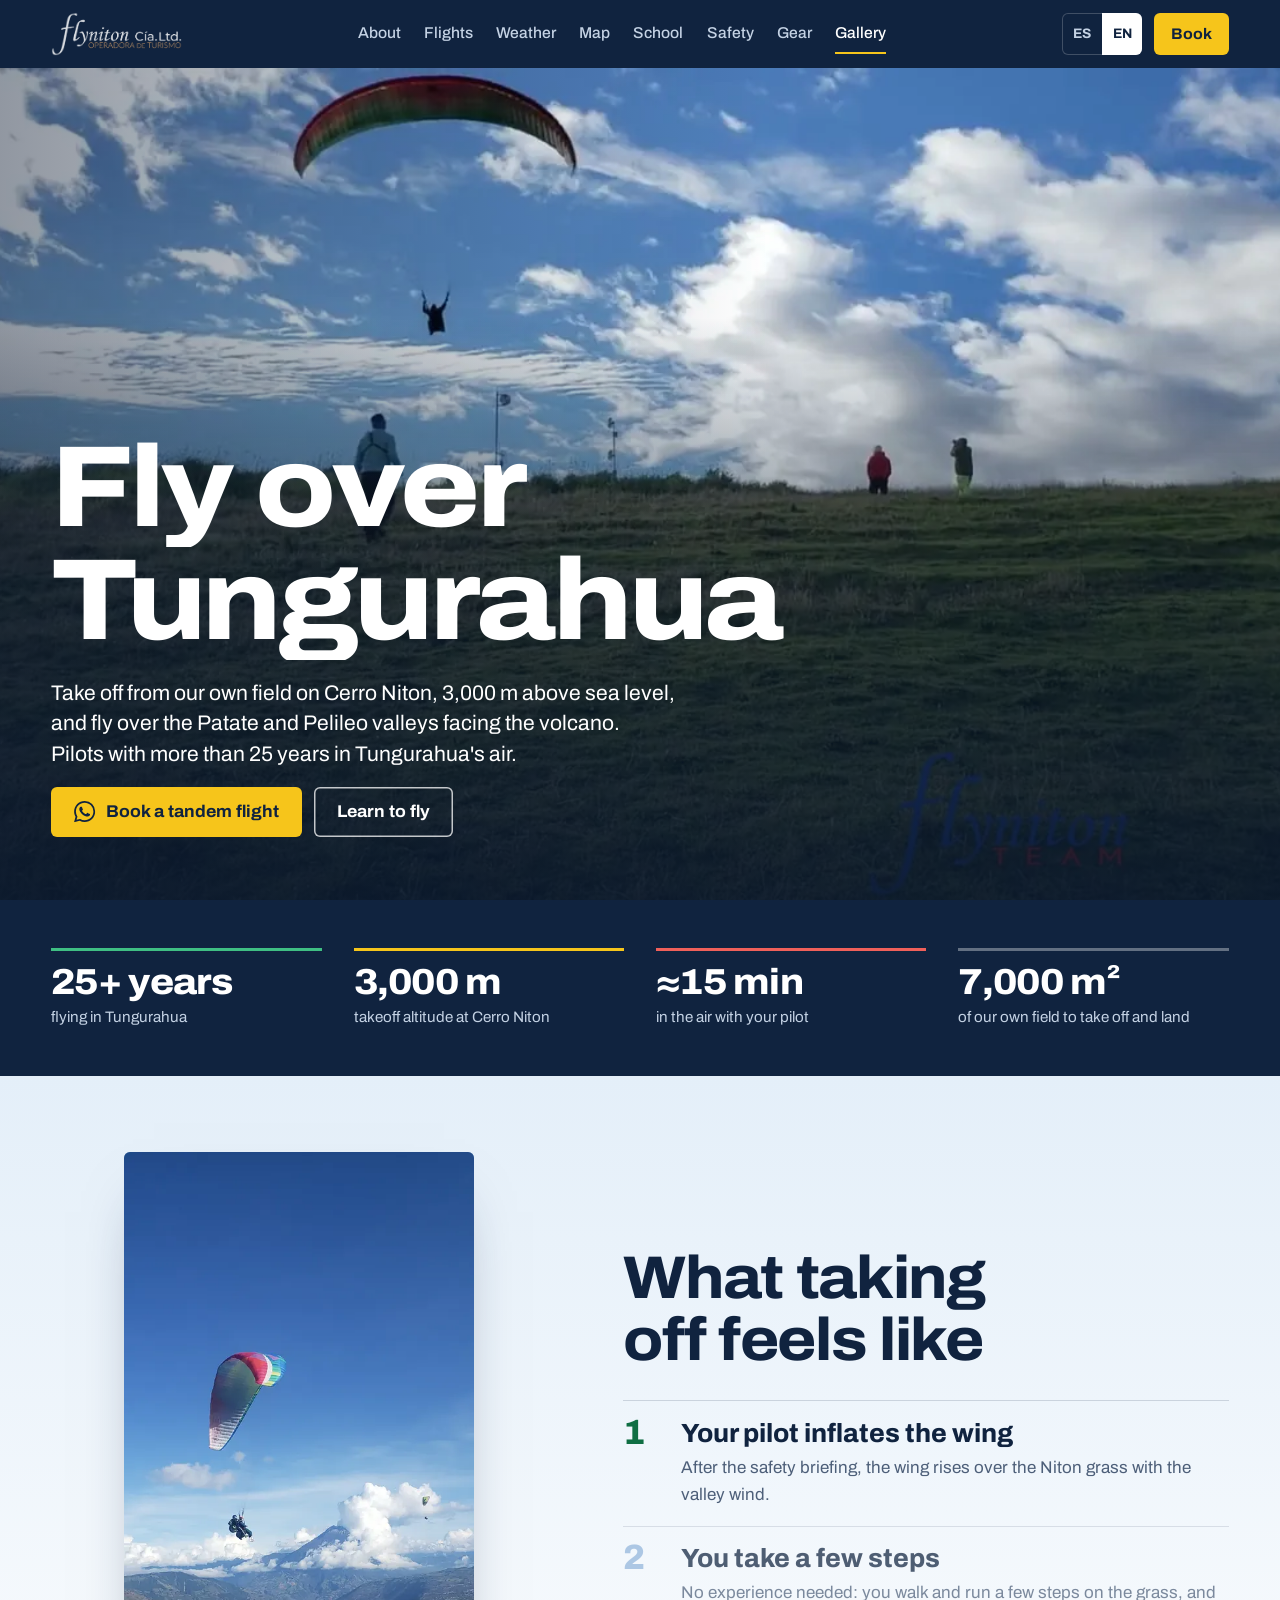
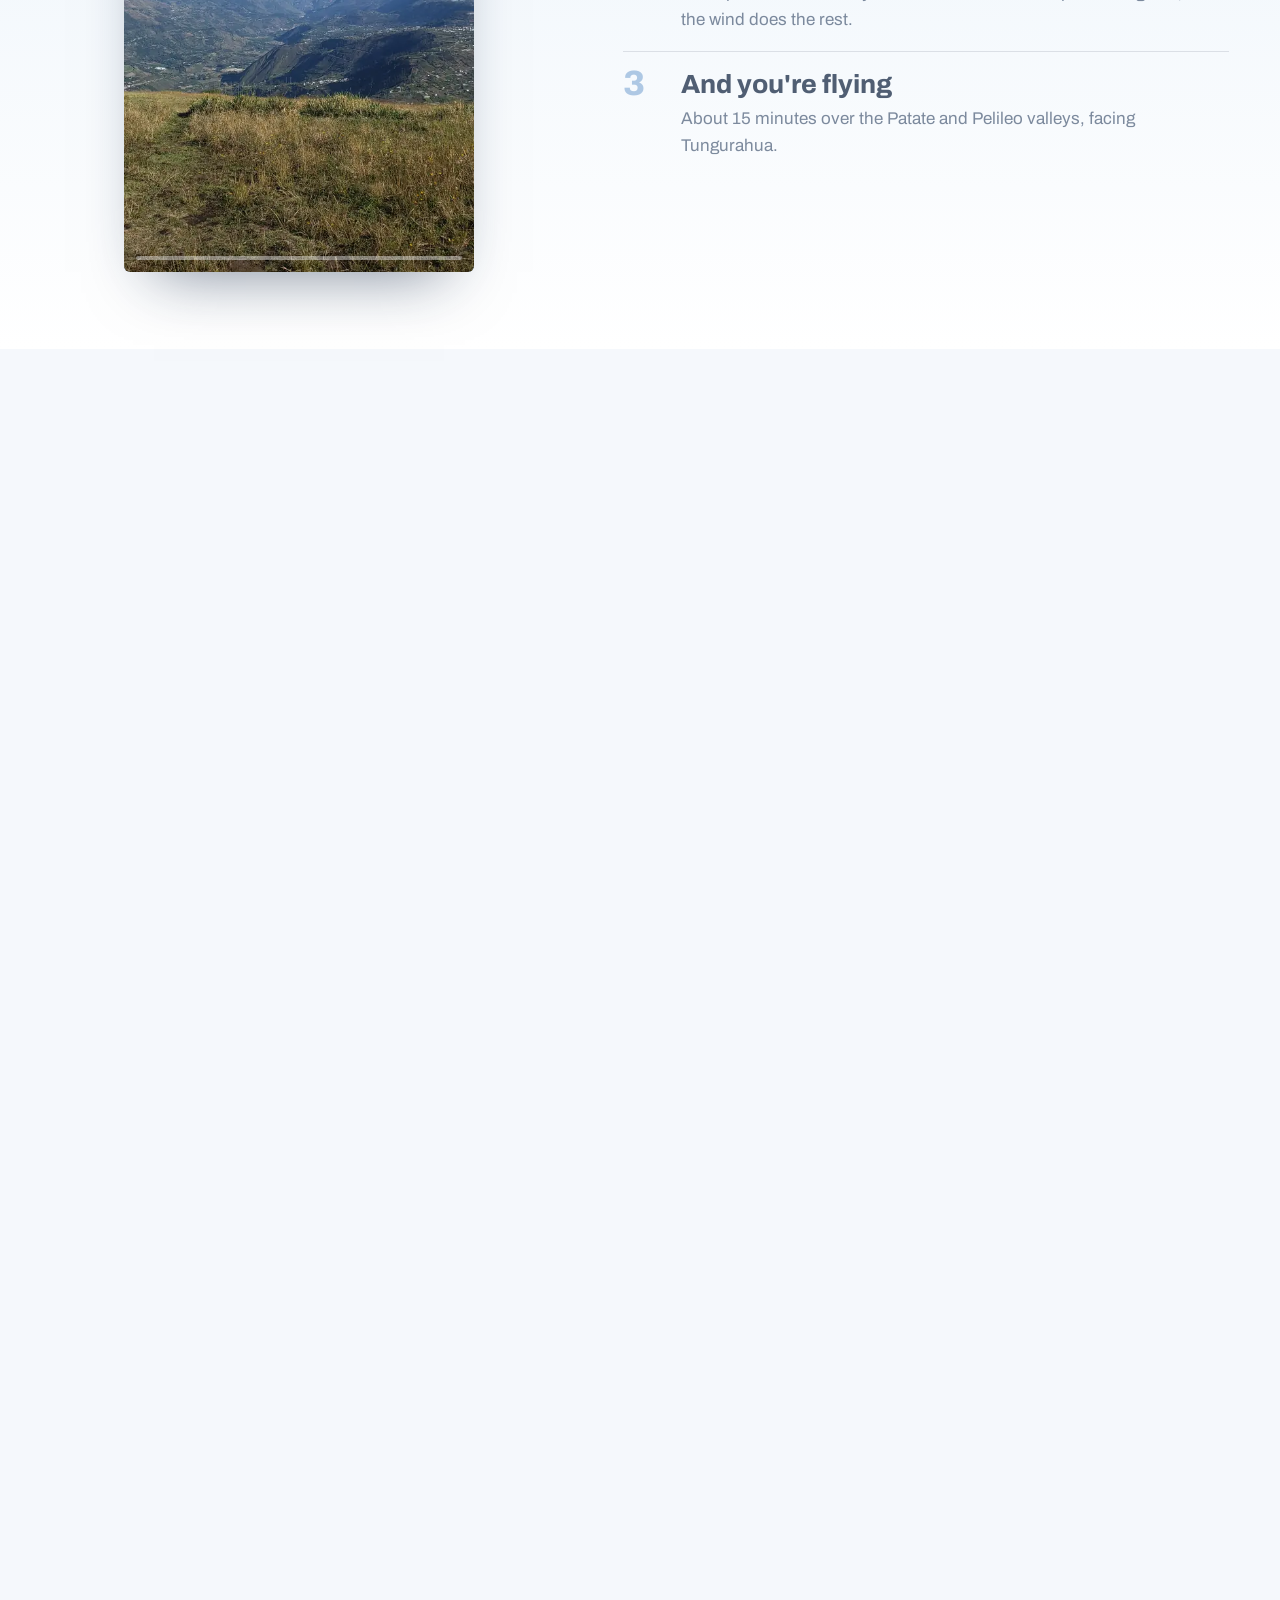
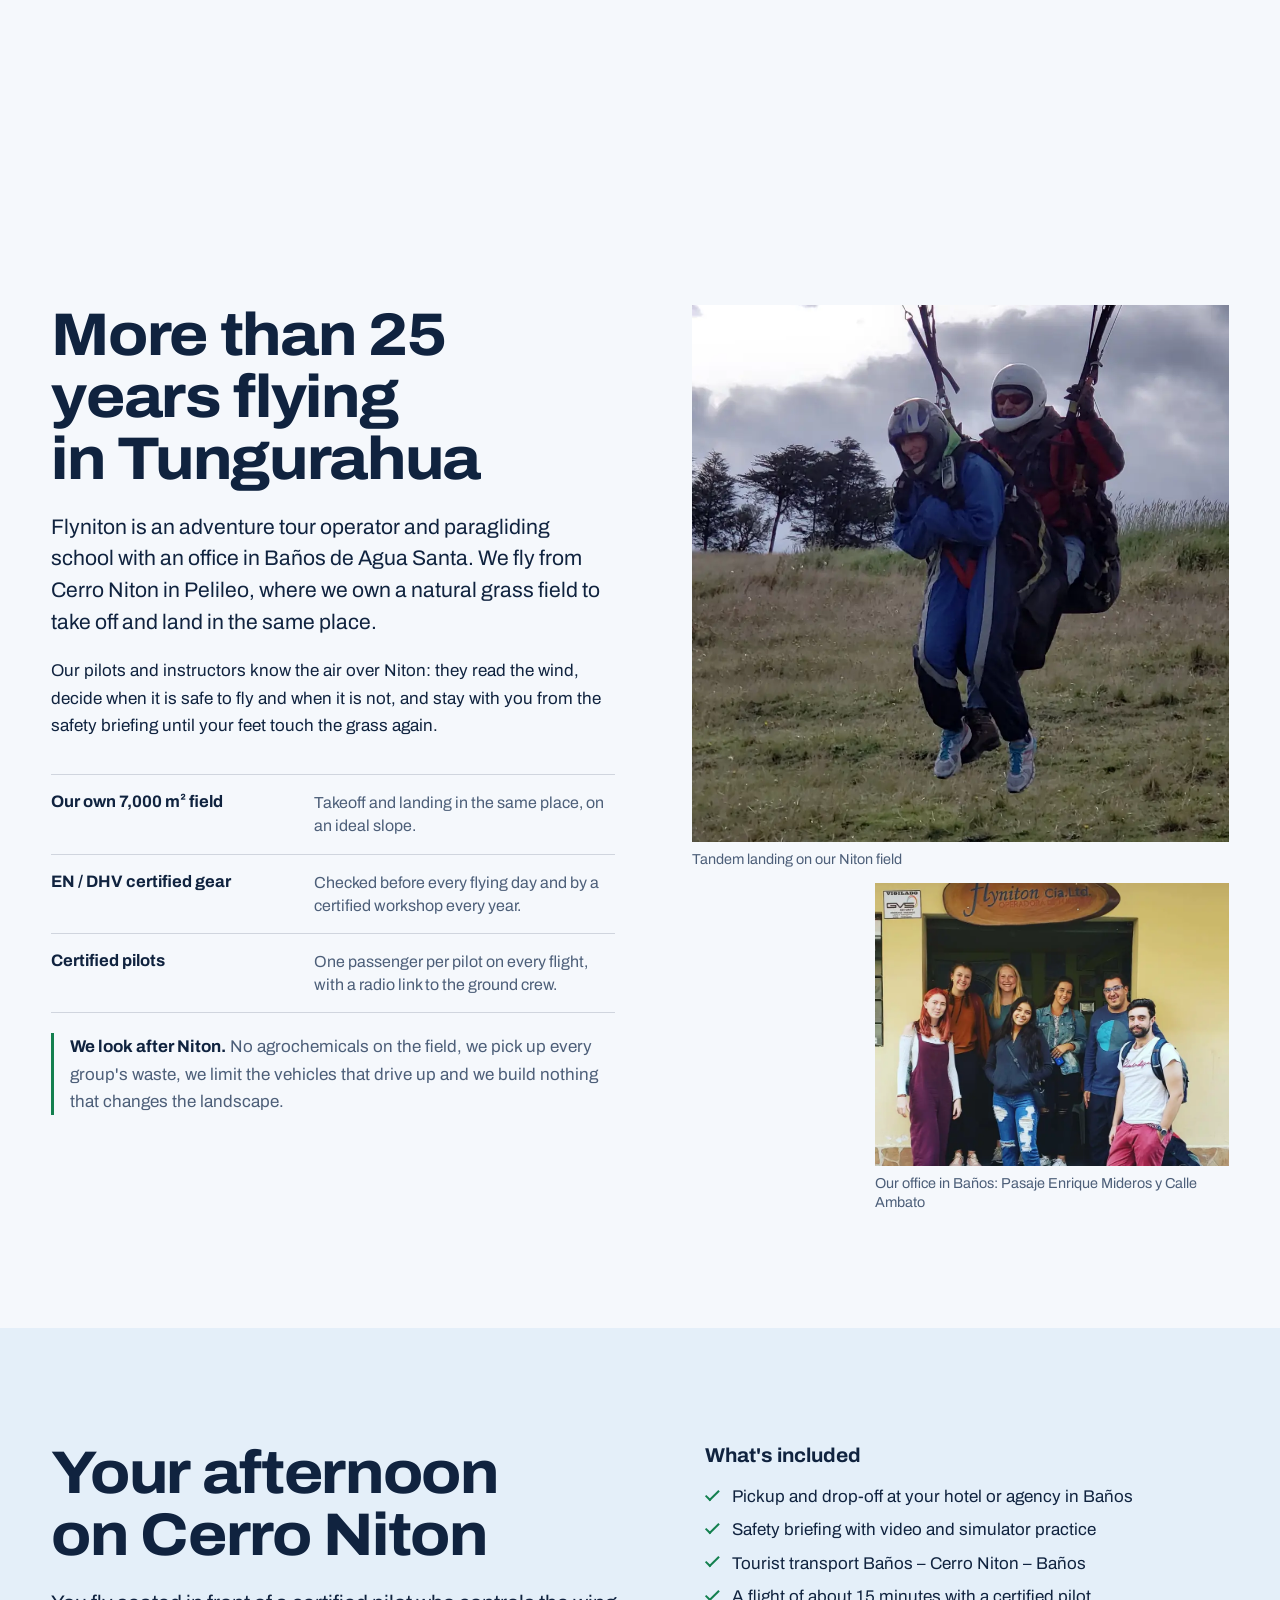
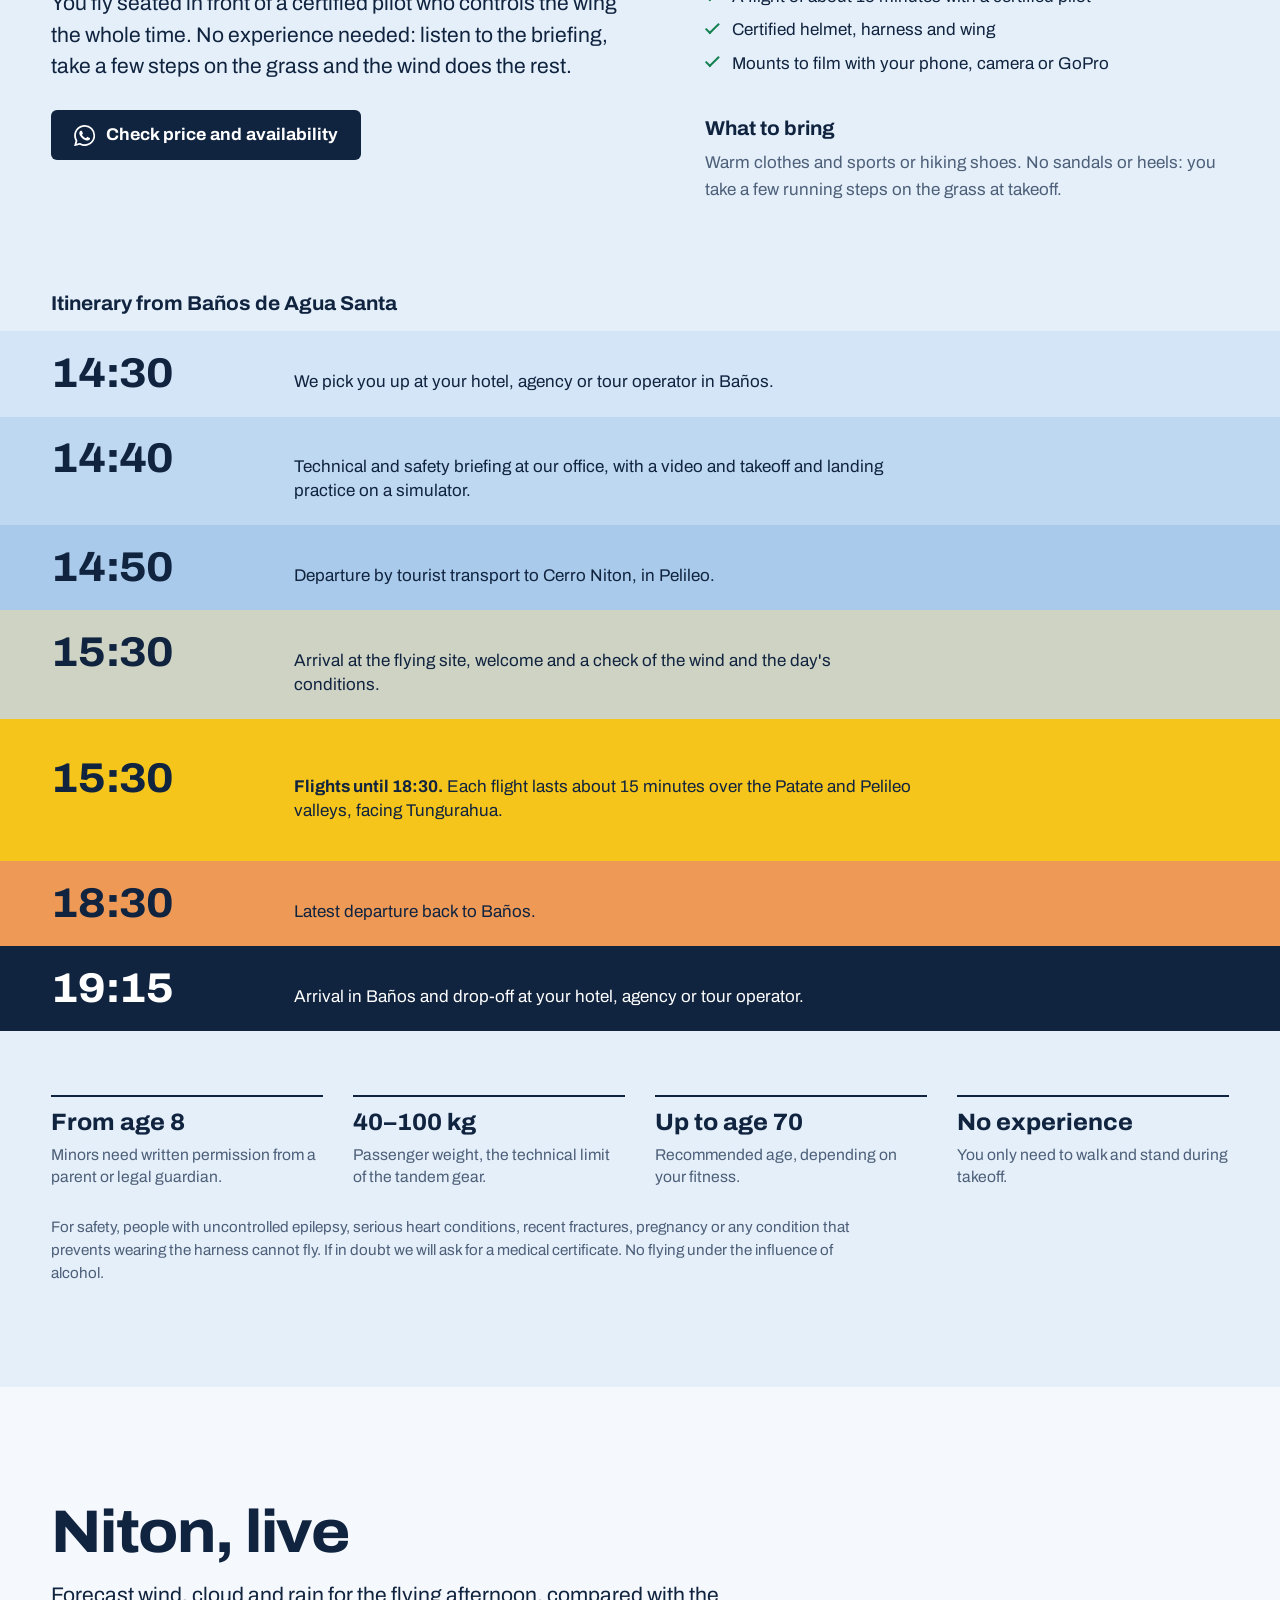
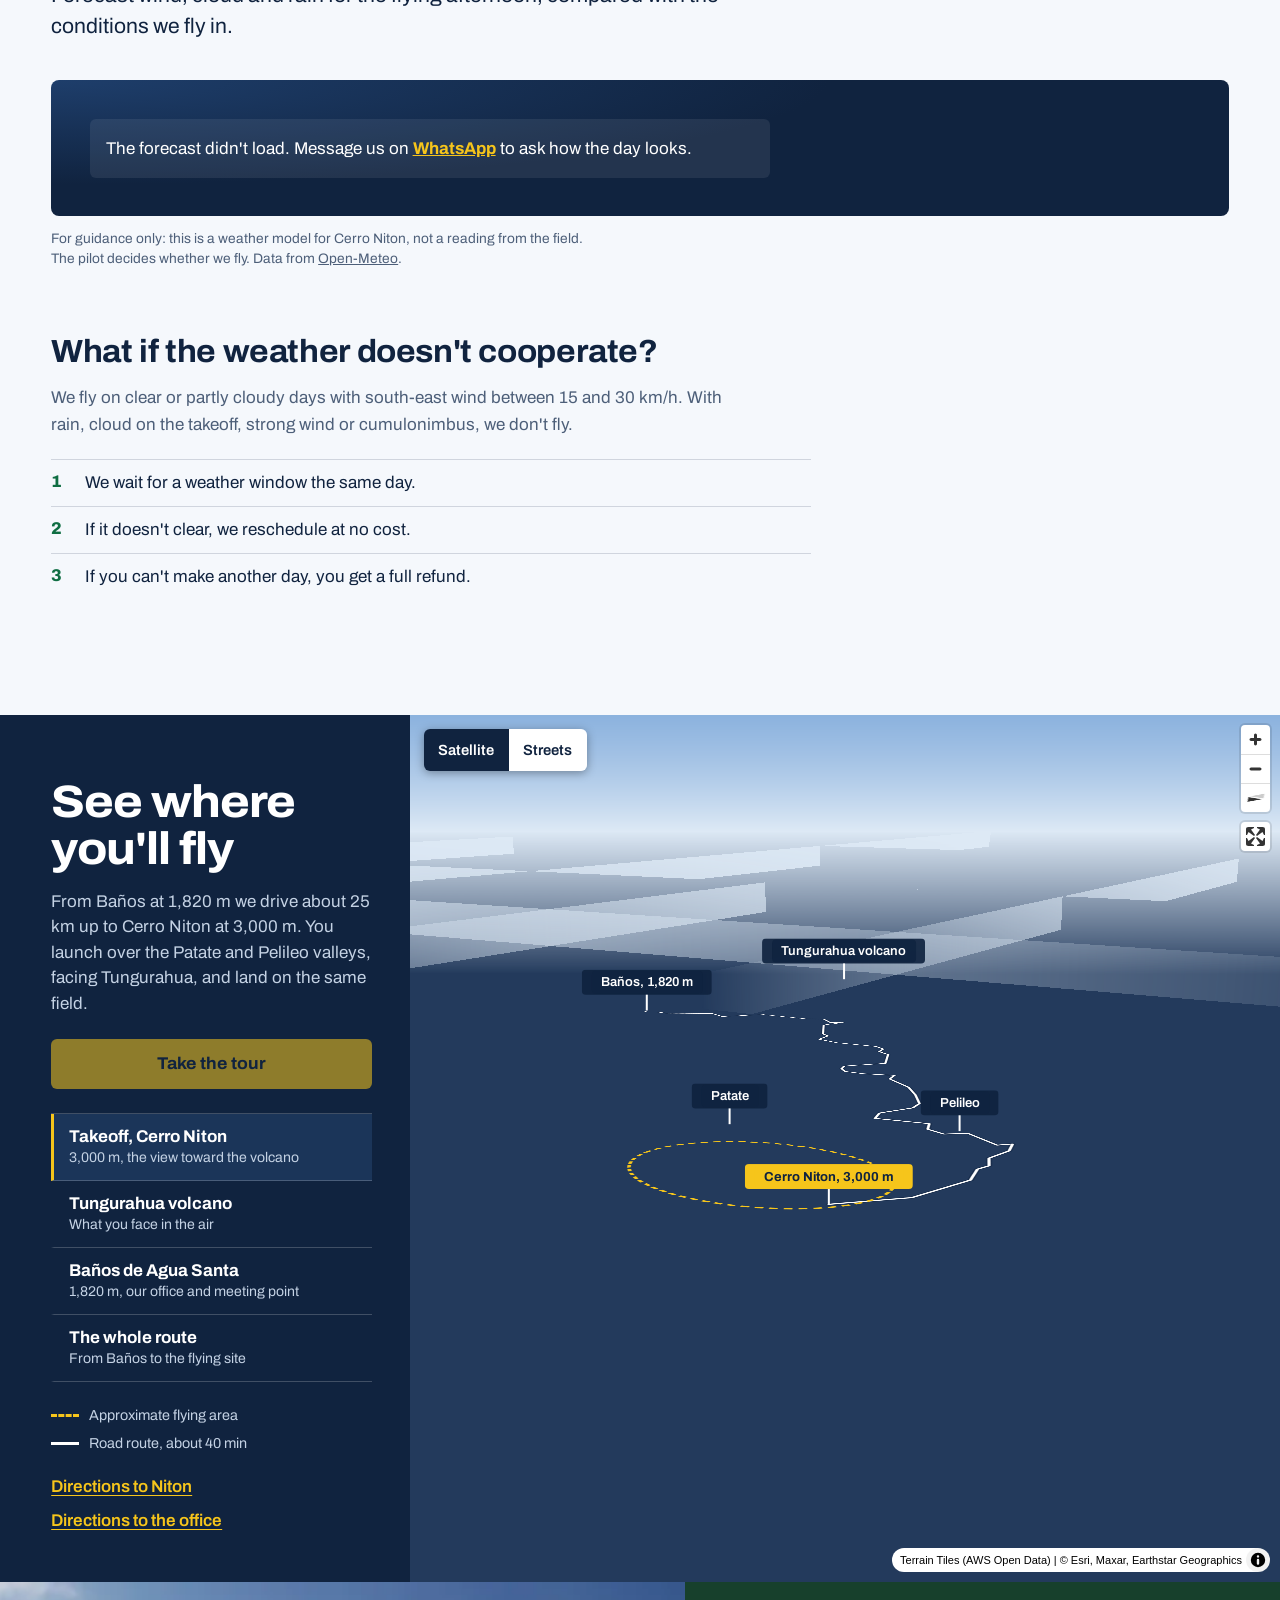
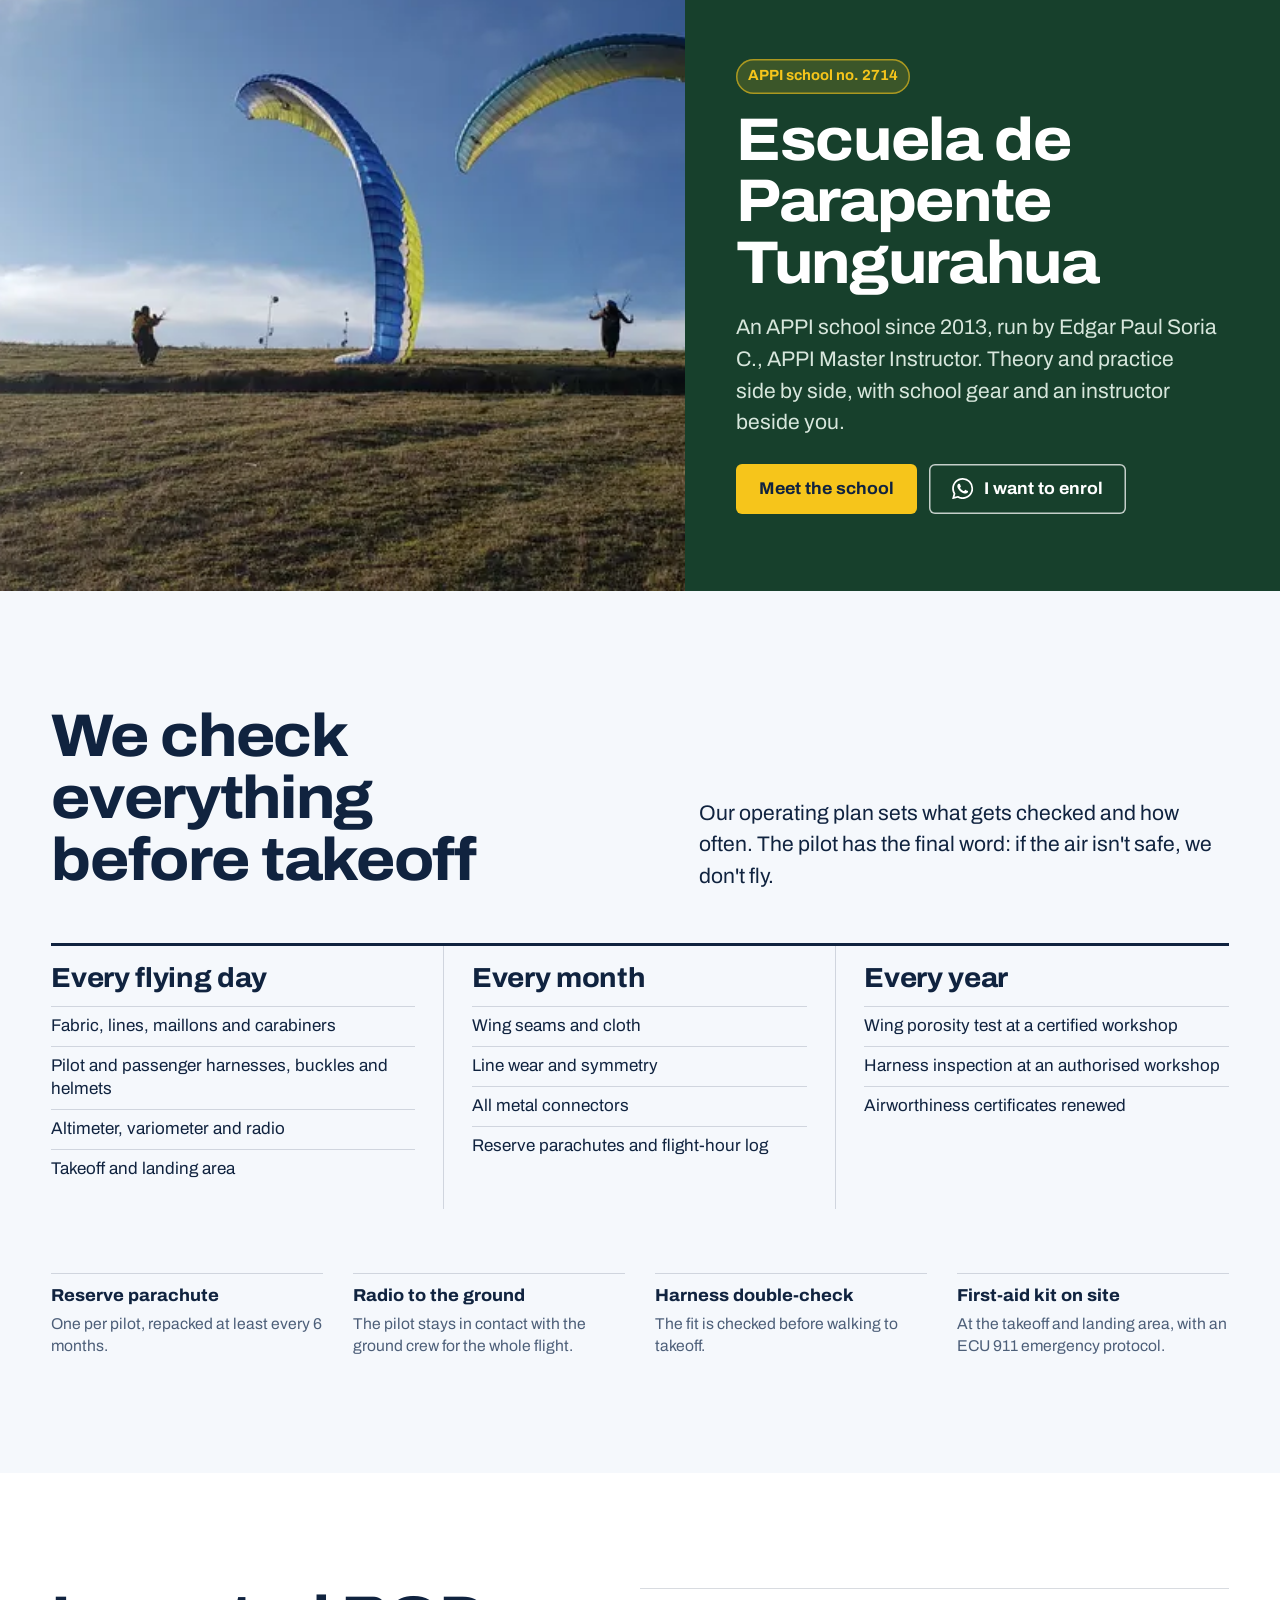
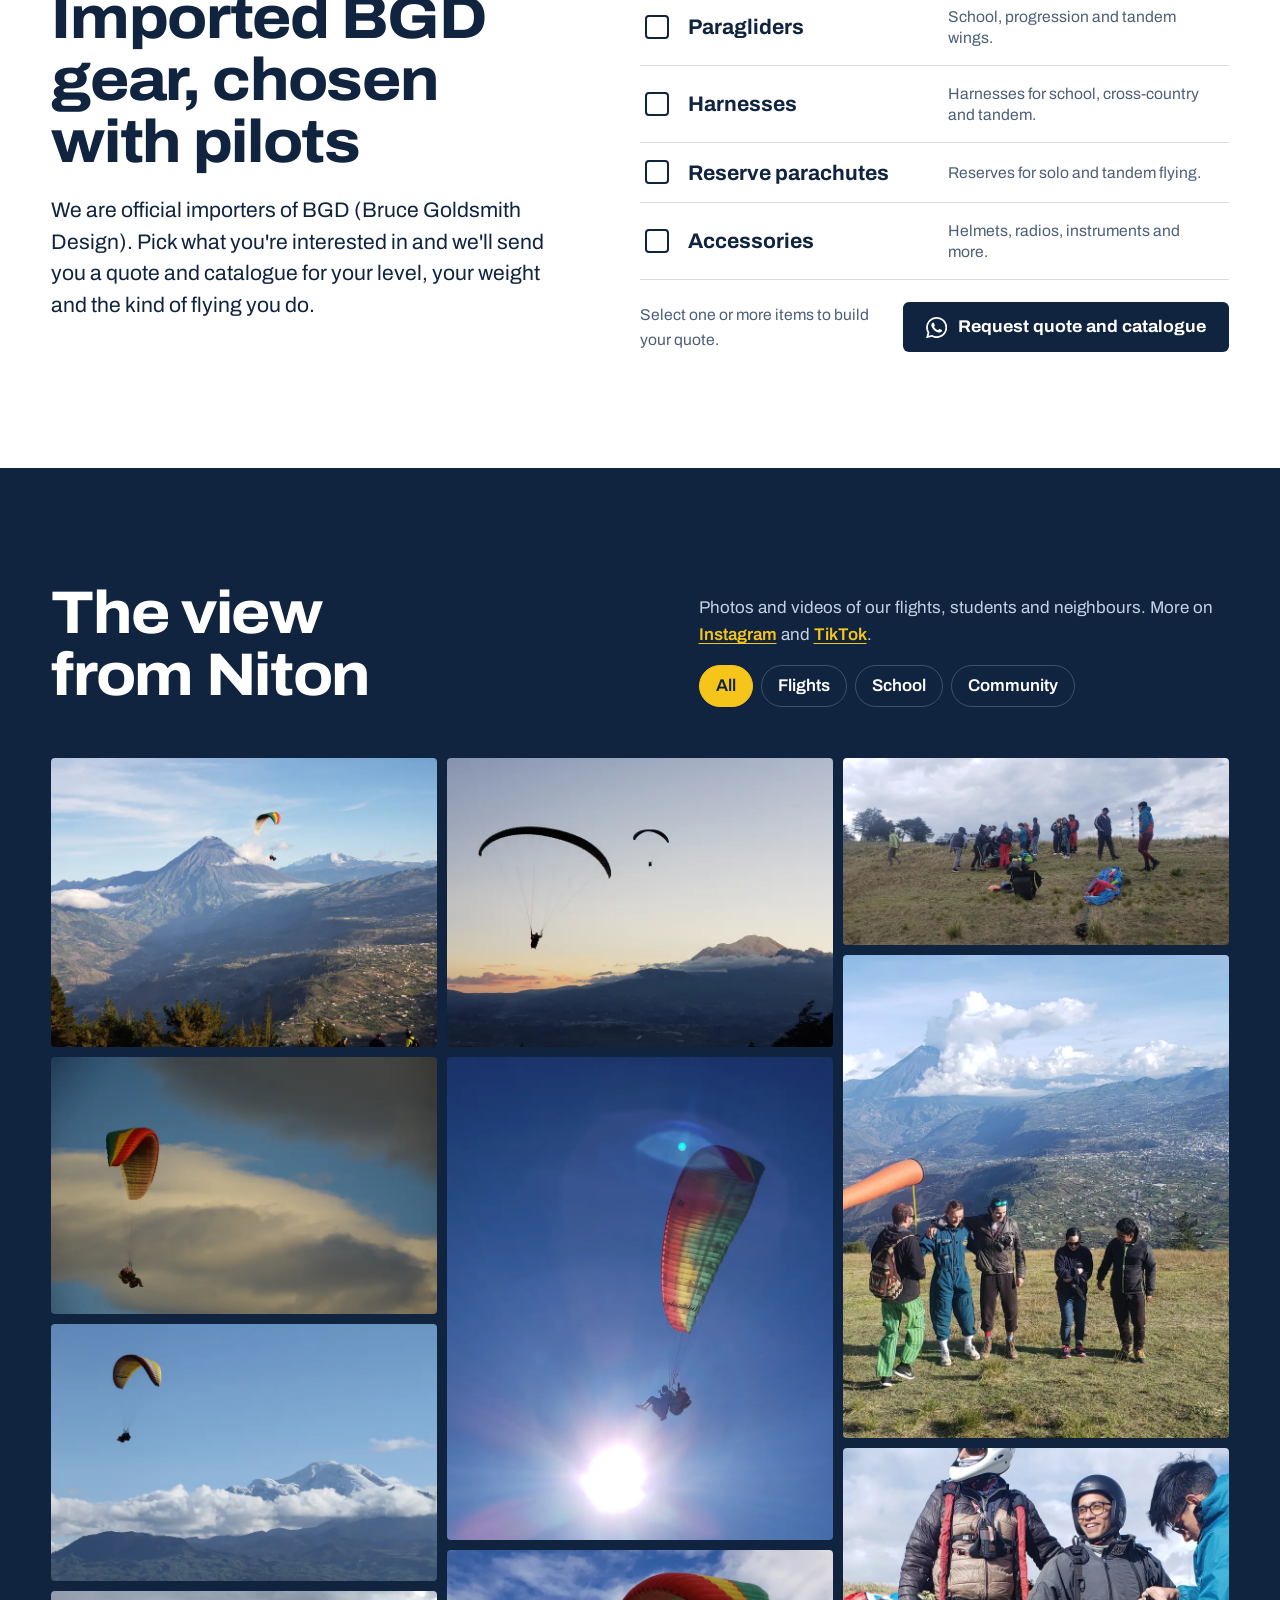
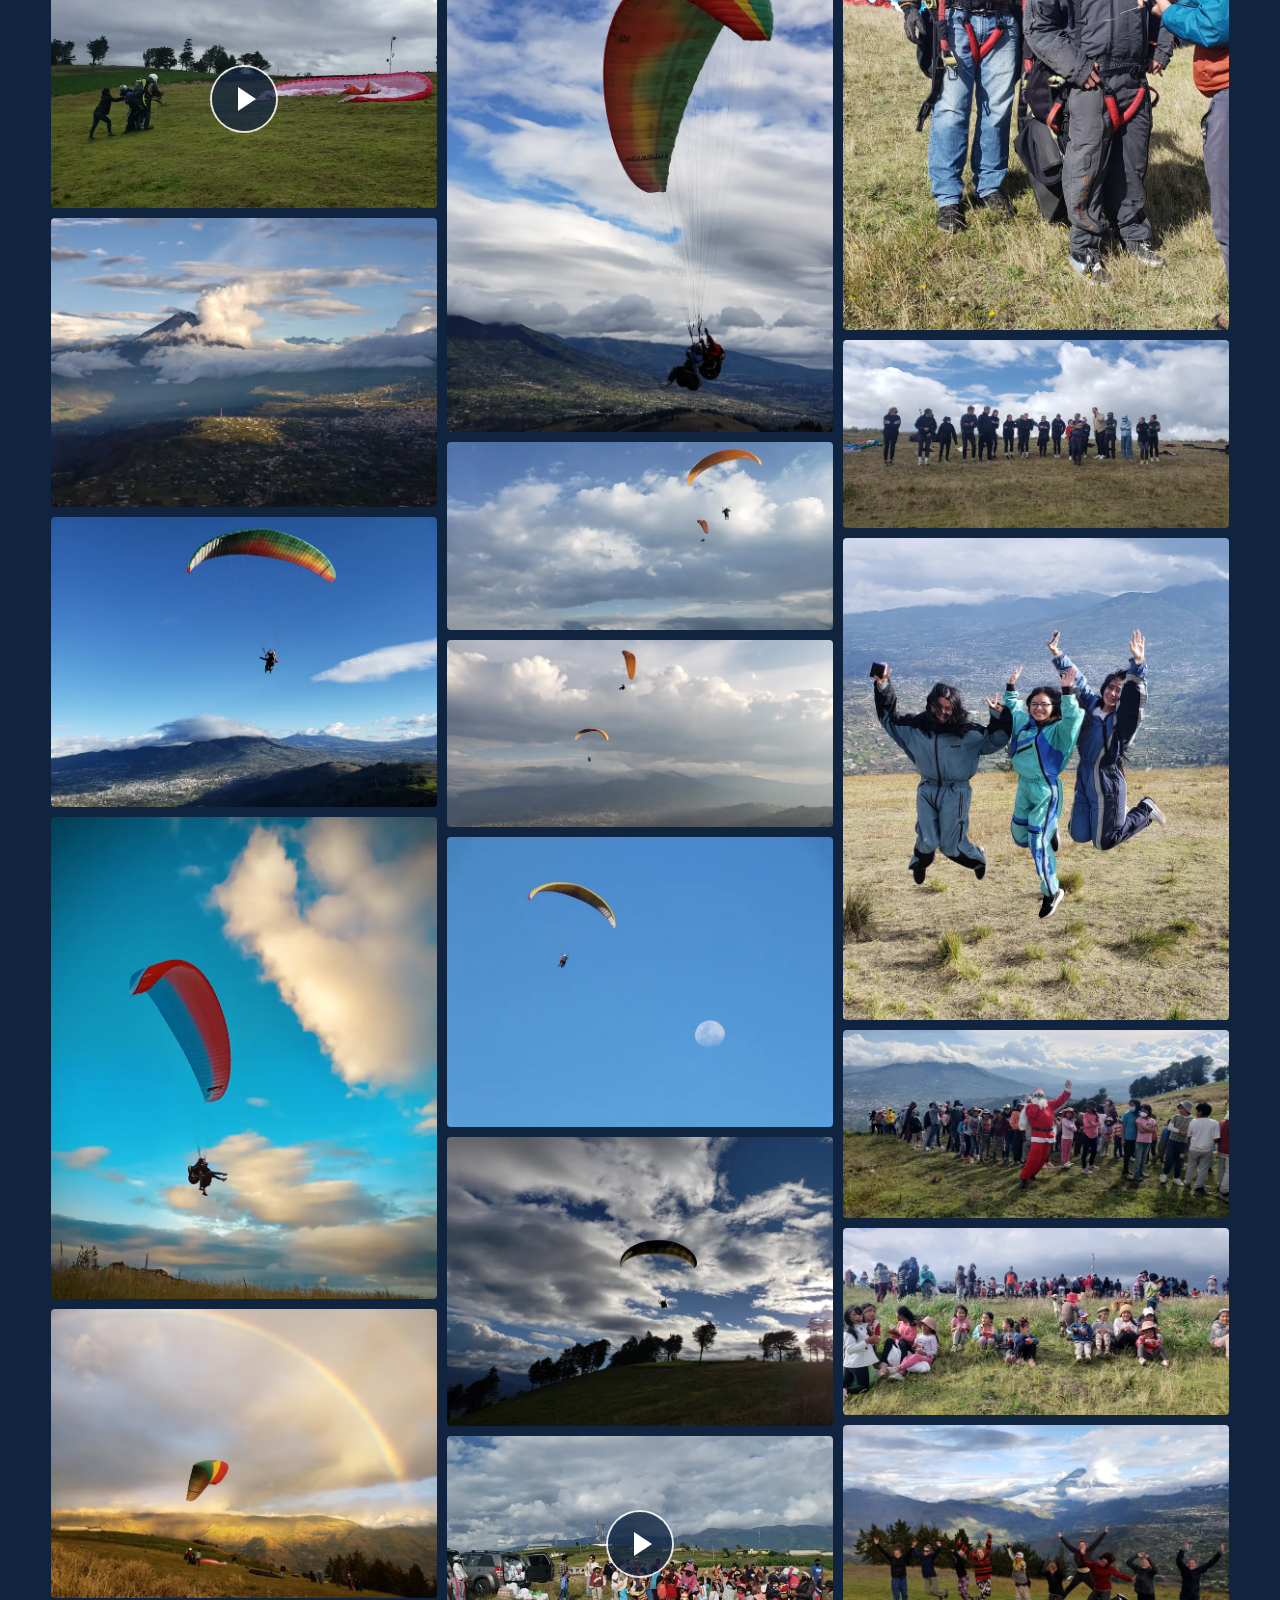
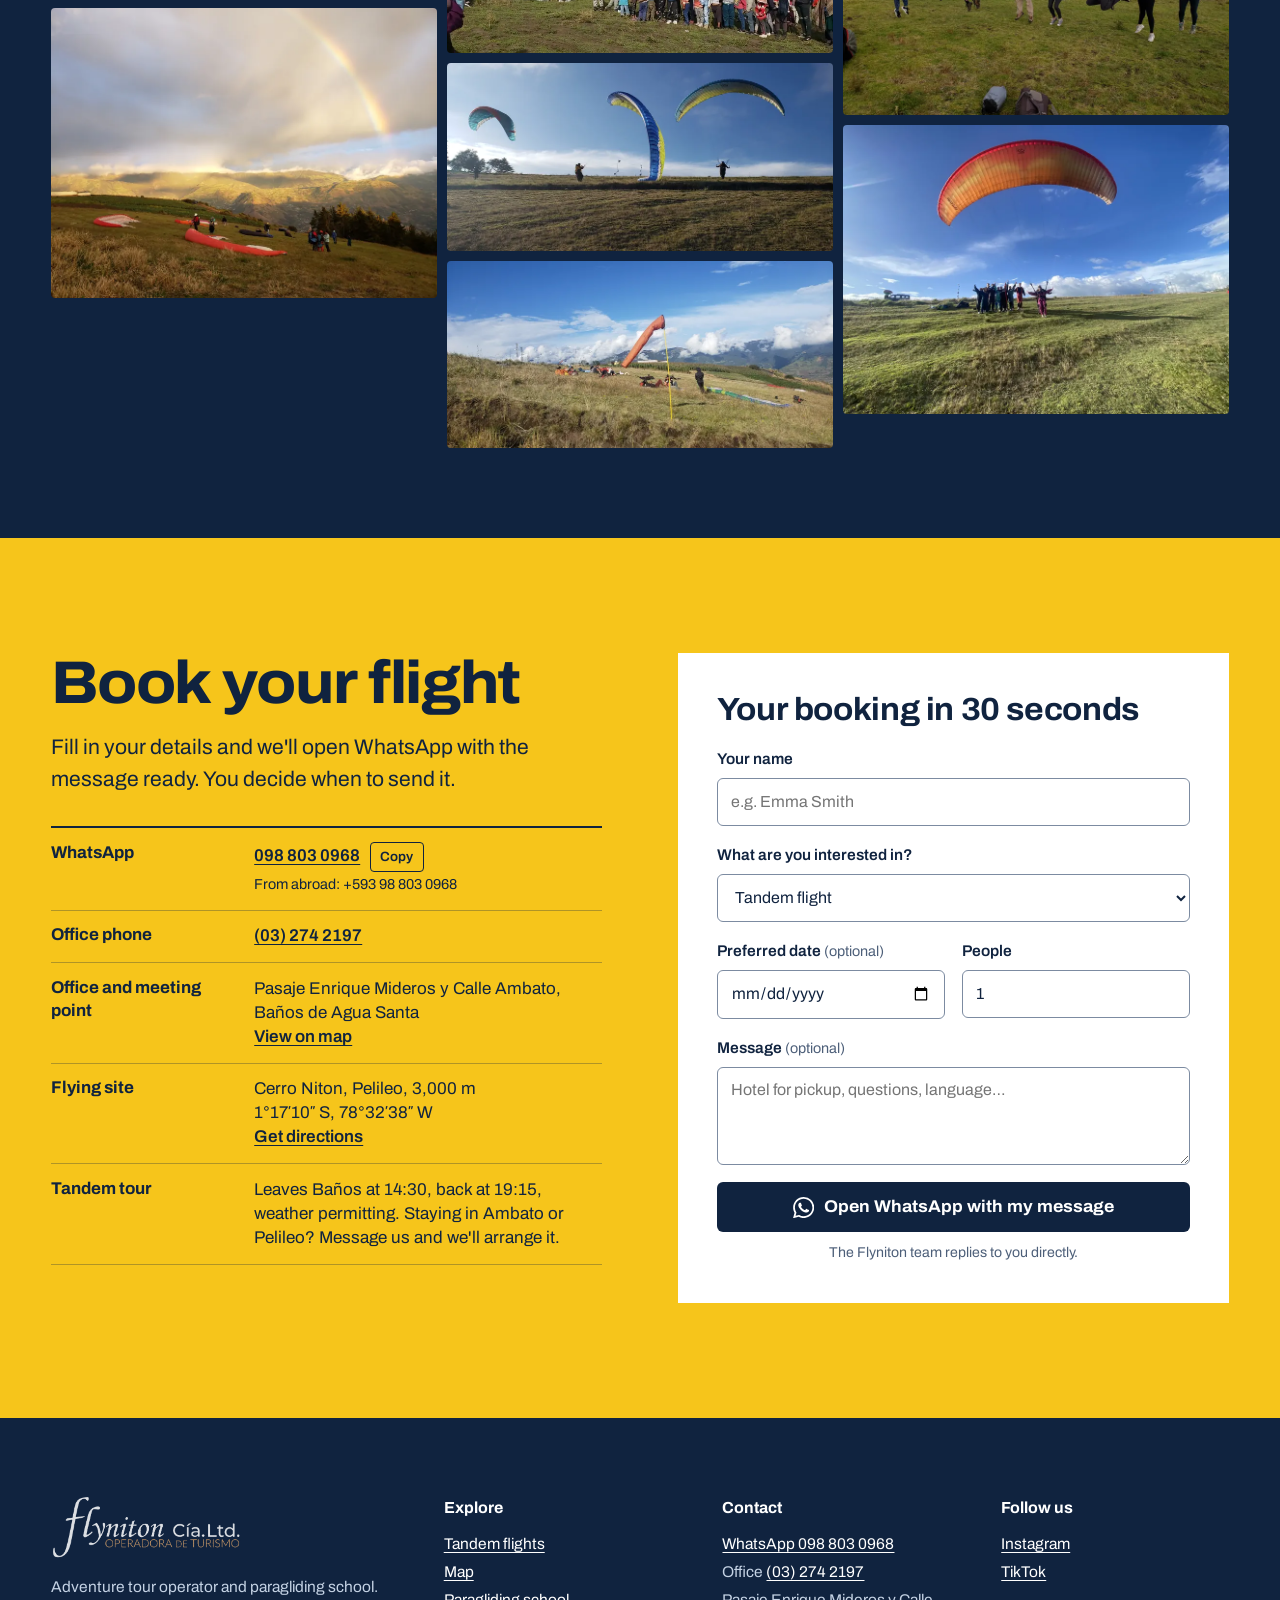
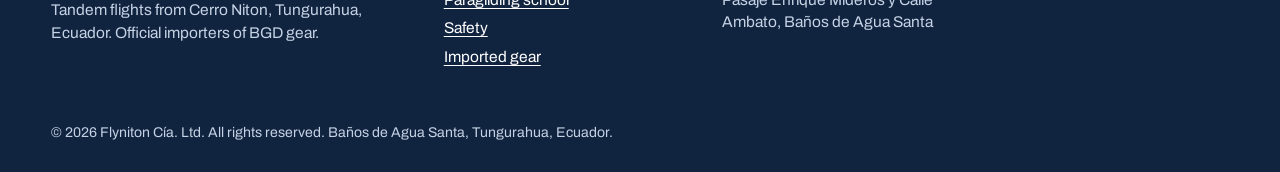
<file: index.html>
<!doctype html>
<html lang="es" data-page="home">
<head>
<meta charset="utf-8">
<meta name="viewport" content="width=device-width, initial-scale=1, viewport-fit=cover">
<title>Flyniton | Parapente en Baños y Pelileo, Tungurahua</title>
<meta name="description" content="Vuelos en parapente tándem desde el Cerro Niton (3.000 msnm) con vista al volcán Tungurahua, Escuela de Parapente Tungurahua (APPI) y equipos importados BGD. Oficina en Baños de Agua Santa, Ecuador.">
<meta name="theme-color" content="#10233F">
<meta property="og:title" content="Flyniton | Parapente sobre el Tungurahua">
<meta property="og:description" content="Vuelos tándem desde el Cerro Niton, Escuela de Parapente Tungurahua (APPI) y equipos importados BGD en Tungurahua, Ecuador.">
<meta property="og:type" content="website">
<meta property="og:url" content="https://otehy.github.io/">
<meta property="og:image" content="https://otehy.github.io/img/v3/volcan-dos-velas.webp">
<link rel="canonical" href="https://otehy.github.io/">
<link rel="icon" href="data:image/svg+xml,%3Csvg xmlns='http://www.w3.org/2000/svg' viewBox='0 0 64 64'%3E%3Cdefs%3E%3ClinearGradient id='g' x1='0' x2='1'%3E%3Cstop offset='.33' stop-color='%2313804F'/%3E%3Cstop offset='.33' stop-color='%23F6C51B'/%3E%3Cstop offset='.5' stop-color='%23F6C51B'/%3E%3Cstop offset='.5' stop-color='%23D8342B'/%3E%3C/linearGradient%3E%3C/defs%3E%3Cpath d='M6 28 Q32 2 58 28 Q32 16 6 28Z' fill='url(%23g)'/%3E%3Cpath d='M8 28 L32 54 L56 28' fill='none' stroke='%2310233F' stroke-width='2'/%3E%3Ccircle cx='32' cy='55' r='4' fill='%2310233F'/%3E%3C/svg%3E">
<link rel="preconnect" href="https://fonts.googleapis.com">
<link rel="preconnect" href="https://fonts.gstatic.com" crossorigin>
<link rel="stylesheet" href="https://fonts.googleapis.com/css2?family=Archivo:wdth,wght@62..125,100..900&display=swap">
<link rel="preload" as="image" href="media/hero.webp">
<link rel="stylesheet" href="css/base.css?v=20261104">
<link rel="stylesheet" href="css/home.css?v=20261104">
<script defer src="js/core.js?v=20261104"></script>
<script defer src="lib/gsap.min.js?v=20261104"></script>
<script defer src="lib/ScrollTrigger.min.js?v=20261104"></script>
<script defer src="js/motion.js?v=20261104"></script>
<script defer src="js/gallery.js?v=20261104"></script>
<script defer src="js/weather.js?v=20261104"></script>
<script defer src="js/map.js?v=20261104"></script>
<script type="application/ld+json">
{"@context":"https://schema.org","@type":"TouristTrip","name":"Vuelo en parapente tándem desde el Cerro Niton","description":"Vuelo tándem de unos 15 minutos sobre los valles de Patate y Pelileo, con vista al volcán Tungurahua.","provider":{"@type":"LocalBusiness","name":"Flyniton Cía. Ltd.","telephone":"+593988030968","address":{"@type":"PostalAddress","streetAddress":"Pasaje Enrique Mideros y Calle Ambato","addressLocality":"Baños de Agua Santa","addressRegion":"Tungurahua","addressCountry":"EC"},"image":"https://otehy.github.io/img/hero.webp","url":"https://otehy.github.io/","sameAs":["https://www.instagram.com/parapente_flyniton_team_/","https://www.tiktok.com/@parapente_flyniton_team_"]}}
</script>
</head>
<body>
<svg width="0" height="0" style="position:absolute" aria-hidden="true" focusable="false">
  <symbol id="i-wa" viewBox="0 0 24 24"><path fill="currentColor" d="M17.472 14.382c-.297-.149-1.758-.867-2.03-.967-.273-.099-.471-.148-.67.15-.197.297-.767.966-.94 1.164-.173.199-.347.223-.644.075-.297-.15-1.255-.463-2.39-1.475-.883-.788-1.48-1.761-1.653-2.059-.173-.297-.018-.458.13-.606.134-.133.298-.347.446-.52.149-.174.198-.298.298-.497.099-.198.05-.371-.025-.52-.075-.149-.669-1.612-.916-2.207-.242-.579-.487-.5-.669-.51-.173-.008-.371-.01-.57-.01-.198 0-.52.074-.792.372-.272.297-1.04 1.016-1.04 2.479 0 1.462 1.065 2.875 1.213 3.074.149.198 2.096 3.2 5.077 4.487.709.306 1.262.489 1.694.625.712.227 1.36.195 1.871.118.571-.085 1.758-.719 2.006-1.413.248-.694.248-1.289.173-1.413-.074-.124-.272-.198-.57-.347m-5.421 7.403h-.004a9.87 9.87 0 01-5.031-1.378l-.361-.214-3.741.982.998-3.648-.235-.374a9.86 9.86 0 01-1.51-5.26c.001-5.45 4.436-9.884 9.888-9.884 2.64 0 5.122 1.03 6.988 2.898a9.825 9.825 0 012.893 6.994c-.003 5.45-4.437 9.884-9.885 9.884m8.413-18.297A11.815 11.815 0 0012.05 0C5.495 0 .16 5.335.157 11.892c0 2.096.547 4.142 1.588 5.945L.057 24l6.305-1.654a11.882 11.882 0 005.683 1.448h.005c6.554 0 11.89-5.335 11.893-11.893a11.821 11.821 0 00-3.48-8.413z"/></symbol>
</svg>

<a class="skip" href="#contenido"><span data-l="es">Saltar al contenido</span><span data-l="en">Skip to content</span></a>

<header class="top" id="top">
  <a class="brand" id="brand" href="#inicio" aria-label="Flyniton, inicio">
    <img src="img/logo-white.png" width="635" height="214" alt="Flyniton Cía. Ltd. Operadora de Turismo">
  </a>
  <nav class="nav" id="nav-main" aria-label="Principal">
    <a href="#nosotros"><span data-l="es">Nosotros</span><span data-l="en">About</span></a>
    <a href="#vuelos"><span data-l="es">Vuelos</span><span data-l="en">Flights</span></a>
    <a href="#clima"><span data-l="es">Clima</span><span data-l="en">Weather</span></a>
    <a href="#mapa"><span data-l="es">Mapa</span><span data-l="en">Map</span></a>
    <a href="escuela.html"><span data-l="es">Escuela</span><span data-l="en">School</span></a>
    <a href="#seguridad"><span data-l="es">Seguridad</span><span data-l="en">Safety</span></a>
    <a href="#equipos"><span data-l="es">Equipos</span><span data-l="en">Gear</span></a>
    <a href="#galeria"><span data-l="es">Galería</span><span data-l="en">Gallery</span></a>
  </nav>
  <div class="top-end">
    <div class="lang" role="group" aria-label="Idioma / Language">
      <button type="button" data-set-lang="es" aria-pressed="true">ES</button>
      <button type="button" data-set-lang="en" aria-pressed="false">EN</button>
    </div>
    <a class="btn btn-sun btn-sm top-book" href="#contacto"><span data-l="es">Reservar</span><span data-l="en">Book</span></a>
    <button type="button" class="menu-btn" aria-expanded="false" aria-controls="mobile-nav">
      <span data-l="es">Menú</span><span data-l="en">Menu</span>
    </button>
  </div>
  <nav class="mobile-nav" id="mobile-nav" aria-label="Menú móvil" hidden>
    <a href="#nosotros"><span data-l="es">Nosotros</span><span data-l="en">About</span></a>
    <a href="#vuelos"><span data-l="es">Vuelos tándem</span><span data-l="en">Tandem flights</span></a>
    <a href="#mapa"><span data-l="es">Mapa</span><span data-l="en">Map</span></a>
    <a href="escuela.html"><span data-l="es">Escuela de parapente</span><span data-l="en">Paragliding school</span></a>
    <a href="#seguridad"><span data-l="es">Seguridad</span><span data-l="en">Safety</span></a>
    <a href="#equipos"><span data-l="es">Equipos importados</span><span data-l="en">Imported gear</span></a>
    <a href="#galeria"><span data-l="es">Galería</span><span data-l="en">Gallery</span></a>
    <a href="#contacto"><span data-l="es">Contacto</span><span data-l="en">Contact</span></a>
  </nav>
</header>

<main id="contenido">

<!-- PORTADA -->
<section class="hero" id="inicio">
  <video class="hero-video" id="hero-video" muted playsinline loop preload="none" poster="media/hero.webp" data-src="media/hero.mp4" aria-hidden="true"></video>
  <div class="hero-shade" aria-hidden="true"></div>
  <div class="wrap hero-inner">
    <h1 class="hero-title">
      <span data-l="es"><span class="ln"><span>Vuela sobre</span></span> <span class="ln"><span>el Tungurahua</span></span></span>
      <span data-l="en"><span class="ln"><span>Fly over</span></span> <span class="ln"><span>Tungurahua</span></span></span>
    </h1>
    <p class="hero-lead"><span data-l="es">Despega desde nuestro campo en el Cerro Niton, a 3.000 metros, y vuela sobre los valles de Patate y Pelileo con el volcán de frente. Pilotos con más de 25 años en el aire de Tungurahua.</span><span data-l="en">Take off from our own field on Cerro Niton, 3,000 m above sea level, and fly over the Patate and Pelileo valleys facing the volcano. Pilots with more than 25 years in Tungurahua's air.</span></p>
    <div class="actions">
      <a class="btn btn-sun" data-wa="tandem" href="https://wa.me/593988030968" target="_blank" rel="noopener"><svg aria-hidden="true"><use href="#i-wa"/></svg><span data-l="es">Reservar vuelo tándem</span><span data-l="en">Book a tandem flight</span></a>
      <a class="btn btn-line" href="escuela.html"><span data-l="es">Aprender a volar</span><span data-l="en">Learn to fly</span></a>
    </div>
  </div>
  <button type="button" class="hero-play" id="hero-play" aria-pressed="true" hidden><span data-l="es">Pausar video</span><span data-l="en">Pause video</span></button>
</section>

<section class="facts-band" aria-label="Flyniton en cifras">
  <dl class="wrap facts">
    <div><dt><span data-l="es">+<b data-count="25">25</b> años</span><span data-l="en"><b data-count="25">25</b>+ years</span></dt><dd><span data-l="es">volando en Tungurahua</span><span data-l="en">flying in Tungurahua</span></dd></div>
    <div><dt><span data-l="es"><b data-count="3000" data-sep=".">3.000</b> msnm</span><span data-l="en"><b data-count="3000" data-sep=",">3,000</b> m</span></dt><dd><span data-l="es">despegue en el Cerro Niton</span><span data-l="en">takeoff altitude at Cerro Niton</span></dd></div>
    <div><dt>≈<b data-count="15">15</b> min</dt><dd><span data-l="es">en el aire con tu piloto</span><span data-l="en">in the air with your pilot</span></dd></div>
    <div><dt><span data-l="es"><b data-count="7000" data-sep=".">7.000</b> m²</span><span data-l="en"><b data-count="7000" data-sep=",">7,000</b> m²</span></dt><dd><span data-l="es">de campo propio para despegar y aterrizar</span><span data-l="en">of our own field to take off and land</span></dd></div>
  </dl>
</section>

<!-- DESPEGUE (secuencia cuadro a cuadro) -->
<section class="takeoff" id="despegue">
  <div class="takeoff-pin">
    <div class="takeoff-frame">
      <img id="seq-img" src="img/seq/05.webp" width="535" height="1100" alt="Parapente tándem cruzando frente al campo de vuelo" data-alt-es="Parapente tándem cruzando frente al campo de vuelo" data-alt-en="Tandem paraglider crossing in front of the flying field">
      <div class="takeoff-bar" aria-hidden="true"><i id="seq-bar"></i></div>
    </div>
    <div class="takeoff-copy">
      <h2 class="h2"><span data-l="es">Así se siente despegar</span><span data-l="en">What taking off feels like</span></h2>
      <ol class="takeoff-steps" id="seq-steps">
        <li><b><span data-l="es">Tu piloto infla la vela</span><span data-l="en">Your pilot inflates the wing</span></b><span data-l="es">Después de la charla de seguridad, la vela sube sobre el césped del Niton con el viento del valle.</span><span data-l="en">After the safety briefing, the wing rises over the Niton grass with the valley wind.</span></li>
        <li><b><span data-l="es">Das unos pasos</span><span data-l="en">You take a few steps</span></b><span data-l="es">No necesitas experiencia: caminas y corres unos pasos sobre el césped, y el viento hace el resto.</span><span data-l="en">No experience needed: you walk and run a few steps on the grass, and the wind does the rest.</span></li>
        <li><b><span data-l="es">Y estás volando</span><span data-l="en">And you're flying</span></b><span data-l="es">Unos 15 minutos sobre los valles de Patate y Pelileo, con el Tungurahua de frente.</span><span data-l="en">About 15 minutes over the Patate and Pelileo valleys, facing Tungurahua.</span></li>
      </ol>
    </div>
  </div>
</section>

<!-- NOSOTROS -->
<section class="sec about" id="nosotros">
  <div class="wrap about-grid">
    <div class="about-copy">
      <h2 class="h2"><span data-l="es">Más de 25 años volando en Tungurahua</span><span data-l="en">More than 25 years flying in Tungurahua</span></h2>
      <p class="lead"><span data-l="es">Flyniton es una operadora de turismo de aventura y escuela de parapente con oficina en Baños de Agua Santa. Volamos desde el Cerro Niton, en Pelileo, donde tenemos un campo de césped natural propio para despegar y aterrizar en el mismo lugar.</span><span data-l="en">Flyniton is an adventure tour operator and paragliding school with an office in Baños de Agua Santa. We fly from Cerro Niton in Pelileo, where we own a natural grass field to take off and land in the same place.</span></p>
      <p><span data-l="es">Nuestros pilotos e instructores conocen el aire del Niton: leen el viento, deciden cuándo se vuela y cuándo no, y te acompañan desde la charla de seguridad hasta que tus pies vuelven a tocar el césped.</span><span data-l="en">Our pilots and instructors know the air over Niton: they read the wind, decide when it is safe to fly and when it is not, and stay with you from the safety briefing until your feet touch the grass again.</span></p>
      <ul class="rows">
        <li><h3><span data-l="es">Campo propio de 7.000 m²</span><span data-l="en">Our own 7,000 m² field</span></h3><p><span data-l="es">Despegue y aterrizaje en el mismo lugar, con el desnivel ideal.</span><span data-l="en">Takeoff and landing in the same place, on an ideal slope.</span></p></li>
        <li><h3><span data-l="es">Equipos homologados EN / DHV</span><span data-l="en">EN / DHV certified gear</span></h3><p><span data-l="es">Revisados antes de cada jornada y en taller certificado cada año.</span><span data-l="en">Checked before every flying day and by a certified workshop every year.</span></p></li>
        <li><h3><span data-l="es">Pilotos certificados</span><span data-l="en">Certified pilots</span></h3><p><span data-l="es">Un pasajero por piloto en cada vuelo, con radio al equipo en tierra.</span><span data-l="en">One passenger per pilot on every flight, with a radio link to the ground crew.</span></p></li>
      </ul>
      <p class="care"><strong><span data-l="es">Cuidamos el Niton.</span><span data-l="en">We look after Niton.</span></strong> <span data-l="es">No usamos agroquímicos en el campo, recogemos los residuos de cada grupo, limitamos los vehículos que suben y no levantamos construcciones que cambien el paisaje.</span><span data-l="en">No agrochemicals on the field, we pick up every group's waste, we limit the vehicles that drive up and we build nothing that changes the landscape.</span></p>
    </div>
    <div class="about-photos">
      <figure class="ph-main">
        <img src="img/landing.webp" width="1000" height="1333" alt="Pasajera sonriente aterrizando en tándem con su piloto" loading="lazy">
        <figcaption><span data-l="es">Aterrizaje tándem en nuestro campo del Niton</span><span data-l="en">Tandem landing on our Niton field</span></figcaption>
      </figure>
      <figure class="ph-side">
        <img src="img/office.webp" width="900" height="1080" alt="Turistas frente a la oficina de Flyniton en Baños de Agua Santa" loading="lazy">
        <figcaption><span data-l="es">Nuestra oficina en Baños: Pasaje Enrique Mideros y Calle Ambato</span><span data-l="en">Our office in Baños: Pasaje Enrique Mideros y Calle Ambato</span></figcaption>
      </figure>
    </div>
  </div>
</section>

<!-- VUELOS -->
<section class="sec flights" id="vuelos">
  <div class="wrap flights-head">
    <div>
      <h2 class="h2"><span data-l="es">Tu tarde en el Cerro Niton</span><span data-l="en">Your afternoon on Cerro Niton</span></h2>
      <p class="lead"><span data-l="es">Vuelas sentado delante de un piloto certificado que controla el parapente todo el tiempo. No necesitas experiencia: escuchas la charla, das unos pasos en el césped y el viento hace el resto.</span><span data-l="en">You fly seated in front of a certified pilot who controls the wing the whole time. No experience needed: listen to the briefing, take a few steps on the grass and the wind does the rest.</span></p>
      <a class="btn btn-ink" data-wa="tandem" href="https://wa.me/593988030968" target="_blank" rel="noopener"><svg aria-hidden="true"><use href="#i-wa"/></svg><span data-l="es">Consultar tarifa y cupo</span><span data-l="en">Check price and availability</span></a>
    </div>
    <div class="flights-side">
      <h3 class="h3"><span data-l="es">Qué incluye</span><span data-l="en">What's included</span></h3>
      <ul class="ticks">
        <li><span data-l="es">Recogida y retorno a tu hotel o agencia en Baños</span><span data-l="en">Pickup and drop-off at your hotel or agency in Baños</span></li>
        <li><span data-l="es">Charla técnica con video y práctica en simulador</span><span data-l="en">Safety briefing with video and simulator practice</span></li>
        <li><span data-l="es">Transporte turístico Baños – Cerro Niton – Baños</span><span data-l="en">Tourist transport Baños – Cerro Niton – Baños</span></li>
        <li><span data-l="es">Vuelo de unos 15 minutos con piloto certificado</span><span data-l="en">A flight of about 15 minutes with a certified pilot</span></li>
        <li><span data-l="es">Casco, arnés y parapente homologados</span><span data-l="en">Certified helmet, harness and wing</span></li>
        <li><span data-l="es">Soportes para grabar con tu celular, cámara o GoPro</span><span data-l="en">Mounts to film with your phone, camera or GoPro</span></li>
      </ul>
      <h3 class="h3 mt"><span data-l="es">Qué llevar</span><span data-l="en">What to bring</span></h3>
      <p><span data-l="es">Ropa abrigada y zapatos deportivos o de media montaña. No sandalias ni tacones: en el despegue das unos pasos corriendo sobre el césped.</span><span data-l="en">Warm clothes and sports or hiking shoes. No sandals or heels: you take a few running steps on the grass at takeoff.</span></p>
    </div>
  </div>

  <div class="wrap"><h3 class="h3 tl-title"><span data-l="es">Itinerario desde Baños de Agua Santa</span><span data-l="en">Itinerary from Baños de Agua Santa</span></h3></div>
  <ol class="timeline">
    <li><time>14:30</time><p><span data-l="es">Te recogemos en tu hotel, agencia u operadora en Baños.</span><span data-l="en">We pick you up at your hotel, agency or tour operator in Baños.</span></p></li>
    <li><time>14:40</time><p><span data-l="es">Charla técnica y de seguridad en nuestra oficina, con video y práctica en simulador de despegue y aterrizaje.</span><span data-l="en">Technical and safety briefing at our office, with a video and takeoff and landing practice on a simulator.</span></p></li>
    <li><time>14:50</time><p><span data-l="es">Salida en transporte turístico hacia el Cerro Niton, en Pelileo.</span><span data-l="en">Departure by tourist transport to Cerro Niton, in Pelileo.</span></p></li>
    <li><time>15:30</time><p><span data-l="es">Llegada a la zona de vuelo, bienvenida y análisis del viento y las condiciones del día.</span><span data-l="en">Arrival at the flying site, welcome and a check of the wind and the day's conditions.</span></p></li>
    <li class="tl-fly"><time>15:30</time><p><strong><span data-l="es">Vuelos hasta las 18:30.</span><span data-l="en">Flights until 18:30.</span></strong> <span data-l="es">Cada vuelo dura unos 15 minutos sobre los valles de Patate y Pelileo, con vista al Tungurahua.</span><span data-l="en">Each flight lasts about 15 minutes over the Patate and Pelileo valleys, facing Tungurahua.</span></p></li>
    <li><time>18:30</time><p><span data-l="es">Hora máxima de retorno hacia Baños.</span><span data-l="en">Latest departure back to Baños.</span></p></li>
    <li><time>19:15</time><p><span data-l="es">Llegada a Baños y entrega en tu hotel, agencia u operadora.</span><span data-l="en">Arrival in Baños and drop-off at your hotel, agency or tour operator.</span></p></li>
  </ol>

  <div class="wrap">
    <dl class="reqs">
      <div><dt><span data-l="es">Desde 8 años</span><span data-l="en">From age 8</span></dt><dd><span data-l="es">Menores con autorización escrita de su representante legal.</span><span data-l="en">Minors need written permission from a parent or legal guardian.</span></dd></div>
      <div><dt>40–100 kg</dt><dd><span data-l="es">Peso del pasajero, por el límite técnico del equipo biplaza.</span><span data-l="en">Passenger weight, the technical limit of the tandem gear.</span></dd></div>
      <div><dt><span data-l="es">Hasta 70 años</span><span data-l="en">Up to age 70</span></dt><dd><span data-l="es">Edad recomendada, según tu condición física.</span><span data-l="en">Recommended age, depending on your fitness.</span></dd></div>
      <div><dt><span data-l="es">Sin experiencia</span><span data-l="en">No experience</span></dt><dd><span data-l="es">Solo debes poder caminar y mantenerte de pie en el despegue.</span><span data-l="en">You only need to walk and stand during takeoff.</span></dd></div>
    </dl>
    <p class="fine"><span data-l="es">Por seguridad no pueden volar personas con epilepsia no controlada, problemas cardíacos graves, fracturas recientes, embarazo o condiciones que impidan usar el arnés. Si tienes dudas, te pediremos un certificado médico. No se vuela bajo efectos del alcohol.</span><span data-l="en">For safety, people with uncontrolled epilepsy, serious heart conditions, recent fractures, pregnancy or any condition that prevents wearing the harness cannot fly. If in doubt we will ask for a medical certificate. No flying under the influence of alcohol.</span></p>
  </div>
</section>

<!-- CONDICIONES EN VIVO -->
<section class="sec wxsec" id="clima">
  <div class="wrap">
    <div class="wx-top">
      <div>
        <h2 class="h2"><span data-l="es">El Niton, en vivo</span><span data-l="en">Niton, live</span></h2>
        <p class="lead"><span data-l="es">Viento, nubes y lluvia previstos para la tarde de vuelo, comparados con las condiciones en las que volamos.</span><span data-l="en">Forecast wind, cloud and rain for the flying afternoon, compared with the conditions we fly in.</span></p>
      </div>
      <div class="wx-days" id="wx-days" role="group" data-aria-es="Día" data-aria-en="Day" aria-label="Día"></div>
    </div>
    <div class="wx-board" id="wx">
      <div class="wx-dial">
        <svg viewBox="0 0 240 240" class="compass" id="wx-compass" role="img" aria-labelledby="wx-compass-t">
          <title id="wx-compass-t">Brújula de viento</title>
          <circle cx="120" cy="120" r="104" class="c-ring"/>
          <path id="wx-sector" class="c-sector" d=""/>
          <g class="c-ticks" id="wx-ticks"></g>
          <g class="c-labels">
            <text x="120" y="30">N</text><text x="214" y="125">E</text><text x="120" y="222">S</text><text x="26" y="125" id="wx-west">O</text>
          </g>
          <g id="wx-needle" class="c-needle"><path d="M120 34 L132 120 L120 112 L108 120 Z"/><circle cx="120" cy="120" r="7"/></g>
        </svg>
        <div class="wx-now" id="wx-now" aria-live="off">
          <b class="wx-speed">–</b><span class="wx-unit">km/h</span>
          <span class="wx-from"></span>
        </div>
        <p class="wx-band-note"><i></i><span data-l="es">Sureste, entre 15 y 30 km/h: nuestro viento habitual de vuelo</span><span data-l="en">South-east, 15 to 30 km/h: our usual flying wind</span></p>
      </div>
      <div class="wx-main">
        <div class="wx-chart-wrap">
          <svg class="wx-chart" id="wx-chart" viewBox="0 0 640 260" preserveAspectRatio="none" role="img" aria-labelledby="wx-chart-t"><title id="wx-chart-t">Viento por hora</title></svg>
          <div class="wx-tip" id="wx-tip" hidden></div>
        </div>
        <ul class="wx-stats" id="wx-stats">
          <li><span data-l="es">Temperatura</span><span data-l="en">Temperature</span><b data-k="temp">–</b></li>
          <li><span data-l="es">Nubes</span><span data-l="en">Cloud</span><b data-k="cloud">–</b></li>
          <li><span data-l="es">Prob. de lluvia</span><span data-l="en">Chance of rain</span><b data-k="rain">–</b></li>
          <li><span data-l="es">Ráfagas</span><span data-l="en">Gusts</span><b data-k="gust">–</b></li>
        </ul>
        <div class="sun" id="wx-sun">
          <svg viewBox="0 0 320 90" aria-hidden="true"><path d="M20 80 Q160 -20 300 80" class="sun-arc"/><circle id="wx-sundot" r="7" cx="20" cy="80"/></svg>
          <p><span data-l="es">Amanecer</span><span data-l="en">Sunrise</span> <b data-k="rise">–</b> <span class="sep"></span> <span data-l="es">Atardecer</span><span data-l="en">Sunset</span> <b data-k="set">–</b></p>
        </div>
      </div>
      <p class="wx-msg" id="wx-msg" hidden></p>
    </div>
    <p class="wx-note"><span data-l="es">Orientativo: es un modelo meteorológico para el Cerro Niton, no una medición en el campo. El piloto decide si se vuela. Datos de</span><span data-l="en">For guidance only: this is a weather model for Cerro Niton, not a reading from the field. The pilot decides whether we fly. Data from</span> <a href="https://open-meteo.com/" target="_blank" rel="noopener">Open-Meteo</a>.</p>
    <div class="wx-policy">
      <h3 class="h3 big"><span data-l="es">¿Y si el clima no acompaña?</span><span data-l="en">What if the weather doesn't cooperate?</span></h3>
      <p><span data-l="es">Volamos con días claros o parcialmente nublados y viento del sureste entre 15 y 30 km/h. Con lluvia, despegue cerrado por nubes, viento fuerte o cumulonimbos, no se vuela.</span><span data-l="en">We fly on clear or partly cloudy days with south-east wind between 15 and 30 km/h. With rain, cloud on the takeoff, strong wind or cumulonimbus, we don't fly.</span></p>
      <ol class="steps-plain">
        <li><span data-l="es">Esperamos una ventana de buen tiempo el mismo día.</span><span data-l="en">We wait for a weather window the same day.</span></li>
        <li><span data-l="es">Si no mejora, reprogramamos tu vuelo sin costo.</span><span data-l="en">If it doesn't clear, we reschedule at no cost.</span></li>
        <li><span data-l="es">Si no puedes otro día, te devolvemos el valor completo.</span><span data-l="en">If you can't make another day, you get a full refund.</span></li>
      </ol>
    </div>
  </div>
</section>

<!-- MAPA -->
<section class="mapsec" id="mapa">
  <div class="map-panel">
    <h2 class="h2"><span data-l="es">Mira dónde vas a volar</span><span data-l="en">See where you'll fly</span></h2>
    <p><span data-l="es">Desde Baños, a 1.820 m, subimos unos 25 km hasta el Cerro Niton, a 3.000 m. Despegas sobre los valles de Patate y Pelileo, con el Tungurahua de frente, y aterrizas en el mismo campo.</span><span data-l="en">From Baños at 1,820 m we drive about 25 km up to Cerro Niton at 3,000 m. You launch over the Patate and Pelileo valleys, facing Tungurahua, and land on the same field.</span></p>
    <button type="button" class="btn btn-sun tour-btn" id="map-tour" disabled><span data-l="es">Hacer el recorrido</span><span data-l="en">Take the tour</span></button>
    <div class="places" id="places" role="group" data-aria-es="Lugares" data-aria-en="Places" aria-label="Lugares">
      <button type="button" data-place="niton" aria-pressed="true"><b><span data-l="es">Despegue, Cerro Niton</span><span data-l="en">Takeoff, Cerro Niton</span></b><small><span data-l="es">3.000 m, la vista hacia el volcán</span><span data-l="en">3,000 m, the view toward the volcano</span></small></button>
      <button type="button" data-place="volcan" aria-pressed="false"><b><span data-l="es">Volcán Tungurahua</span><span data-l="en">Tungurahua volcano</span></b><small><span data-l="es">Lo que tienes de frente al volar</span><span data-l="en">What you face in the air</span></small></button>
      <button type="button" data-place="banos" aria-pressed="false"><b><span data-l="es">Baños de Agua Santa</span><span data-l="en">Baños de Agua Santa</span></b><small><span data-l="es">1.820 m, nuestra oficina y punto de salida</span><span data-l="en">1,820 m, our office and meeting point</span></small></button>
      <button type="button" data-place="todo" aria-pressed="false"><b><span data-l="es">Toda la ruta</span><span data-l="en">The whole route</span></b><small><span data-l="es">De Baños al campo de vuelo</span><span data-l="en">From Baños to the flying site</span></small></button>
    </div>
    <ul class="legend">
      <li><i class="lg-fly"></i><span data-l="es">Zona de vuelo aproximada</span><span data-l="en">Approximate flying area</span></li>
      <li><i class="lg-road"></i><span data-l="es">Ruta por carretera, unos 40 min</span><span data-l="en">Road route, about 40 min</span></li>
    </ul>
    <div class="map-links">
      <a href="https://www.google.com/maps/search/?api=1&amp;query=-1.286111%2C-78.543889" target="_blank" rel="noopener"><span data-l="es">Cómo llegar al Niton</span><span data-l="en">Directions to Niton</span></a>
      <a href="https://www.google.com/maps/search/?api=1&amp;query=Pasaje%20Enrique%20Mideros%20y%20Calle%20Ambato%2C%20Ba%C3%B1os%20de%20Agua%20Santa%2C%20Ecuador" target="_blank" rel="noopener"><span data-l="es">Cómo llegar a la oficina</span><span data-l="en">Directions to the office</span></a>
    </div>
  </div>
  <div class="map-stage">
    <div id="map" class="map" role="region" data-aria-es="Mapa satelital en 3D del Cerro Niton, Baños y el volcán Tungurahua" data-aria-en="3D satellite map of Cerro Niton, Baños and Tungurahua volcano" aria-label="Mapa satelital en 3D del Cerro Niton, Baños y el volcán Tungurahua"></div>
    <div class="map-layers" id="map-layers" role="group" data-aria-es="Tipo de mapa" data-aria-en="Map type" aria-label="Tipo de mapa" hidden>
      <button type="button" data-layer="sat" aria-pressed="true"><span data-l="es">Satélite</span><span data-l="en">Satellite</span></button>
      <button type="button" data-layer="osm" aria-pressed="false"><span data-l="es">Calles</span><span data-l="en">Streets</span></button>
    </div>
    <div class="profile" id="profile" hidden>
      <div class="profile-head"><b><span data-l="es">Subida de Baños al Niton</span><span data-l="en">Climb from Baños to Niton</span></b><span class="profile-read" id="profile-read"></span></div>
      <svg id="profile-svg" viewBox="0 0 600 120" preserveAspectRatio="none" role="img" aria-labelledby="profile-t"><title id="profile-t">Perfil de altura</title></svg>
    </div>
    <div class="map-fallback" id="map-fallback" hidden>
      <img src="img/v3/volcan-dos-velas-s.webp" width="800" height="600" alt="" loading="lazy">
      <p><span data-l="es">No se pudo cargar el mapa en este dispositivo. Usa los enlaces de «Cómo llegar».</span><span data-l="en">The map couldn't load on this device. Use the directions links instead.</span></p>
    </div>
  </div>
</section>

<!-- ESCUELA (resumen; la página completa es escuela.html) -->
<section class="schoolband" id="escuela">
  <figure class="schoolband-photo">
    <img src="img/v3/inflado.webp" srcset="img/v3/inflado-s.webp 800w, img/v3/inflado.webp 1600w" sizes="(max-width: 900px) 100vw, 55vw" width="1600" height="778" alt="Práctica de inflado en el campo de la escuela" data-alt-es="Práctica de inflado en el campo de la escuela" data-alt-en="Ground-handling practice on the school field" loading="lazy">
  </figure>
  <div class="schoolband-copy">
    <p class="badge"><span data-l="es">Escuela APPI n.º 2714</span><span data-l="en">APPI school no. 2714</span></p>
    <h2 class="h2"><span data-l="es">Escuela de Parapente Tungurahua</span><span data-l="en">Escuela de Parapente Tungurahua</span></h2>
    <p class="lead"><span data-l="es">Escuela APPI desde 2013, dirigida por Edgar Paul Soria C., Master Instructor APPI. Teoría y práctica a la vez, con el equipo de la escuela y un instructor a tu lado.</span><span data-l="en">An APPI school since 2013, run by Edgar Paul Soria C., APPI Master Instructor. Theory and practice side by side, with school gear and an instructor beside you.</span></p>
    <div class="actions">
      <a class="btn btn-sun" href="escuela.html"><span data-l="es">Conoce la escuela</span><span data-l="en">Meet the school</span></a>
      <a class="btn btn-line" data-wa="school" href="https://wa.me/593988030968" target="_blank" rel="noopener"><svg aria-hidden="true"><use href="#i-wa"/></svg><span data-l="es">Quiero inscribirme</span><span data-l="en">I want to enrol</span></a>
    </div>
  </div>
</section>

<!-- SEGURIDAD -->
<section class="sec safety" id="seguridad">
  <div class="wrap">
    <div class="safety-head">
      <h2 class="h2"><span data-l="es">Revisamos todo antes de despegar</span><span data-l="en">We check everything before takeoff</span></h2>
      <p class="lead"><span data-l="es">Nuestro plan de operación fija qué se revisa y cada cuánto. El piloto tiene la última palabra: si el aire no es seguro, no se vuela.</span><span data-l="en">Our operating plan sets what gets checked and how often. The pilot has the final word: if the air isn't safe, we don't fly.</span></p>
    </div>
    <div class="log">
      <div>
        <h3><span data-l="es">Cada jornada</span><span data-l="en">Every flying day</span></h3>
        <ul>
          <li><span data-l="es">Tela, líneas, maillones y mosquetones</span><span data-l="en">Fabric, lines, maillons and carabiners</span></li>
          <li><span data-l="es">Arneses de piloto y pasajero, hebillas y cascos</span><span data-l="en">Pilot and passenger harnesses, buckles and helmets</span></li>
          <li><span data-l="es">Altímetro, variómetro y radio</span><span data-l="en">Altimeter, variometer and radio</span></li>
          <li><span data-l="es">Zona de despegue y aterrizaje</span><span data-l="en">Takeoff and landing area</span></li>
        </ul>
      </div>
      <div>
        <h3><span data-l="es">Cada mes</span><span data-l="en">Every month</span></h3>
        <ul>
          <li><span data-l="es">Costuras y revestimiento del parapente</span><span data-l="en">Wing seams and cloth</span></li>
          <li><span data-l="es">Desgaste y simetría de las líneas</span><span data-l="en">Line wear and symmetry</span></li>
          <li><span data-l="es">Todos los conectores metálicos</span><span data-l="en">All metal connectors</span></li>
          <li><span data-l="es">Paracaídas de emergencia y registro de horas de vuelo</span><span data-l="en">Reserve parachutes and flight-hour log</span></li>
        </ul>
      </div>
      <div>
        <h3><span data-l="es">Cada año</span><span data-l="en">Every year</span></h3>
        <ul>
          <li><span data-l="es">Porometría de la vela en taller certificado</span><span data-l="en">Wing porosity test at a certified workshop</span></li>
          <li><span data-l="es">Revisión técnica de arneses en taller autorizado</span><span data-l="en">Harness inspection at an authorised workshop</span></li>
          <li><span data-l="es">Renovación de certificados de aeronavegabilidad</span><span data-l="en">Airworthiness certificates renewed</span></li>
        </ul>
      </div>
    </div>
    <dl class="reqs safety-items">
      <div><dt><span data-l="es">Paracaídas de emergencia</span><span data-l="en">Reserve parachute</span></dt><dd><span data-l="es">Uno por piloto, revisado al menos cada 6 meses.</span><span data-l="en">One per pilot, repacked at least every 6 months.</span></dd></div>
      <div><dt><span data-l="es">Radio con tierra</span><span data-l="en">Radio to the ground</span></dt><dd><span data-l="es">El piloto se comunica con el equipo en tierra durante todo el vuelo.</span><span data-l="en">The pilot stays in contact with the ground crew for the whole flight.</span></dd></div>
      <div><dt><span data-l="es">Doble chequeo del arnés</span><span data-l="en">Harness double-check</span></dt><dd><span data-l="es">El ajuste se verifica antes de caminar al despegue.</span><span data-l="en">The fit is checked before walking to takeoff.</span></dd></div>
      <div><dt><span data-l="es">Botiquín en el campo</span><span data-l="en">First-aid kit on site</span></dt><dd><span data-l="es">En la zona de despegue y aterrizaje, con protocolo ECU 911.</span><span data-l="en">At the takeoff and landing area, with an ECU 911 emergency protocol.</span></dd></div>
    </dl>
  </div>
</section>

<!-- EQUIPOS -->
<section class="sec gearsec" id="equipos">
  <div class="wrap gear-grid">
    <div>
      <h2 class="h2"><span data-l="es">Equipos importados BGD, con asesoría de pilotos</span><span data-l="en">Imported BGD gear, chosen with pilots</span></h2>
      <p class="lead"><span data-l="es">Somos importadores oficiales de BGD (Bruce Goldsmith Design). Marca lo que te interesa y te enviamos cotización y catálogo según tu nivel, tu peso y el tipo de vuelo que haces.</span><span data-l="en">We are official importers of BGD (Bruce Goldsmith Design). Pick what you're interested in and we'll send you a quote and catalogue for your level, your weight and the kind of flying you do.</span></p>
    </div>
    <div>
      <div class="gear-list">
        <button type="button" class="gear" aria-pressed="false" data-gear-es="Parapentes" data-gear-en="Paragliders"><i></i><b><span data-l="es">Parapentes</span><span data-l="en">Paragliders</span></b><span class="d"><span data-l="es">Velas de escuela, progresión y biplaza.</span><span data-l="en">School, progression and tandem wings.</span></span></button>
        <button type="button" class="gear" aria-pressed="false" data-gear-es="Arneses" data-gear-en="Harnesses"><i></i><b><span data-l="es">Arneses</span><span data-l="en">Harnesses</span></b><span class="d"><span data-l="es">Sillas para escuela, cross y biplaza.</span><span data-l="en">Harnesses for school, cross-country and tandem.</span></span></button>
        <button type="button" class="gear" aria-pressed="false" data-gear-es="Paracaídas de emergencia" data-gear-en="Reserve parachutes"><i></i><b><span data-l="es">Paracaídas de emergencia</span><span data-l="en">Reserve parachutes</span></b><span class="d"><span data-l="es">Reservas para vuelo solo y biplaza.</span><span data-l="en">Reserves for solo and tandem flying.</span></span></button>
        <button type="button" class="gear" aria-pressed="false" data-gear-es="Accesorios" data-gear-en="Accessories"><i></i><b><span data-l="es">Accesorios</span><span data-l="en">Accessories</span></b><span class="d"><span data-l="es">Cascos, radios, instrumentos y más.</span><span data-l="en">Helmets, radios, instruments and more.</span></span></button>
      </div>
      <div class="quote">
        <p id="gear-summary"><span data-l="es">Marca uno o más equipos para armar tu cotización.</span><span data-l="en">Select one or more items to build your quote.</span></p>
        <a class="btn btn-ink" id="gear-send" href="https://wa.me/593988030968" target="_blank" rel="noopener"><svg aria-hidden="true"><use href="#i-wa"/></svg><span data-l="es">Pedir cotización y catálogo</span><span data-l="en">Request quote and catalogue</span></a>
      </div>
    </div>
  </div>
</section>

<!-- GALERÍA -->
<section class="sec gallery-sec" id="galeria">
  <div class="wrap gallery-head">
    <h2 class="h2"><span data-l="es">Así se ve desde el Niton</span><span data-l="en">The view from Niton</span></h2>
    <div>
      <p><span data-l="es">Fotos y videos de nuestros vuelos, alumnos y vecinos. Hay más en</span><span data-l="en">Photos and videos of our flights, students and neighbours. More on</span> <a href="https://www.instagram.com/parapente_flyniton_team_/" target="_blank" rel="noopener">Instagram</a> <span data-l="es">y</span><span data-l="en">and</span> <a href="https://www.tiktok.com/@parapente_flyniton_team_" target="_blank" rel="noopener">TikTok</a>.</p>
      <div class="filters" id="gal-filters" role="group" data-aria-es="Filtrar galería" data-aria-en="Filter gallery" aria-label="Filtrar galería">
        <button type="button" data-filter="all" aria-pressed="true"><span data-l="es">Todo</span><span data-l="en">All</span></button>
        <button type="button" data-filter="vuelos" aria-pressed="false"><span data-l="es">Vuelos</span><span data-l="en">Flights</span></button>
        <button type="button" data-filter="escuela" aria-pressed="false"><span data-l="es">Escuela</span><span data-l="en">School</span></button>
        <button type="button" data-filter="comunidad" aria-pressed="false"><span data-l="es">Comunidad</span><span data-l="en">Community</span></button>
      </div>
    </div>
  </div>
  <div class="gal wrap" id="gallery">
    <button type="button" class="g-item" data-cat="vuelos" data-cap-es="Dos parapentes frente al Tungurahua" data-cap-en="Two paragliders facing Tungurahua"><img src="img/v3/volcan-dos-velas-s.webp" srcset="img/v3/volcan-dos-velas-s.webp 800w, img/v3/volcan-dos-velas.webp 1600w" sizes="(max-width: 700px) 50vw, 33vw" alt="Dos parapentes frente al Tungurahua" data-alt-es="Dos parapentes frente al Tungurahua" data-alt-en="Two paragliders facing Tungurahua" loading="lazy"></button>
    <button type="button" class="g-item" data-cat="vuelos" data-cap-es="La vela tricolor entre nubes de tormenta lejana" data-cap-en="The tricolour wing among distant storm clouds"><img src="img/v3/tricolor-nubes-s.webp" srcset="img/v3/tricolor-nubes-s.webp 800w, img/v3/tricolor-nubes.webp 1600w" sizes="(max-width: 700px) 50vw, 33vw" alt="La vela tricolor entre nubes de tormenta lejana" data-alt-es="La vela tricolor entre nubes de tormenta lejana" data-alt-en="The tricolour wing among distant storm clouds" loading="lazy"></button>
    <button type="button" class="g-item" data-cat="vuelos" data-cap-es="Volando sobre las nubes con un nevado al fondo" data-cap-en="Flying above the clouds with a snow peak behind"><img src="img/v3/nevado-s.webp" srcset="img/v3/nevado-s.webp 800w, img/v3/nevado.webp 1600w" sizes="(max-width: 700px) 50vw, 33vw" alt="Volando sobre las nubes con un nevado al fondo" data-alt-es="Volando sobre las nubes con un nevado al fondo" data-alt-en="Flying above the clouds with a snow peak behind" loading="lazy"></button>
    <button type="button" class="g-item g-video" data-cat="vuelos" data-video="media/despegue.mp4" data-cap-es="Despegue tándem en el Niton" data-cap-en="A tandem takeoff at Niton"><img src="media/despegue.webp" alt="Video: Despegue tándem en el Niton" data-alt-es="Video: Despegue tándem en el Niton" data-alt-en="Video: A tandem takeoff at Niton" loading="lazy"><span class="g-play" aria-hidden="true"></span></button>
    <button type="button" class="g-item" data-cat="vuelos" data-cap-es="El valle de Pelileo bajo las nubes" data-cap-en="The Pelileo valley under the clouds"><img src="img/v3/valle-nubes-s.webp" srcset="img/v3/valle-nubes-s.webp 800w, img/v3/valle-nubes.webp 1600w" sizes="(max-width: 700px) 50vw, 33vw" alt="El valle de Pelileo bajo las nubes" data-alt-es="El valle de Pelileo bajo las nubes" data-alt-en="The Pelileo valley under the clouds" loading="lazy"></button>
    <button type="button" class="g-item" data-cat="vuelos" data-cap-es="Vuelo tándem sobre el valle" data-cap-en="Tandem flight over the valley"><img src="img/v3/sobre-valle-s.webp" srcset="img/v3/sobre-valle-s.webp 800w, img/v3/sobre-valle.webp 1600w" sizes="(max-width: 700px) 50vw, 33vw" alt="Vuelo tándem sobre el valle" data-alt-es="Vuelo tándem sobre el valle" data-alt-en="Tandem flight over the valley" loading="lazy"></button>
    <button type="button" class="g-item" data-cat="vuelos" data-cap-es="Vela roja contra el cielo de la tarde" data-cap-en="A red wing against the afternoon sky"><img src="img/v3/vela-roja-s.webp" srcset="img/v3/vela-roja-s.webp 800w, img/v3/vela-roja.webp 1600w" sizes="(max-width: 700px) 50vw, 33vw" alt="Vela roja contra el cielo de la tarde" data-alt-es="Vela roja contra el cielo de la tarde" data-alt-en="A red wing against the afternoon sky" loading="lazy"></button>
    <button type="button" class="g-item" data-cat="vuelos" data-cap-es="Despegando bajo el arcoíris" data-cap-en="Taking off under a rainbow"><img src="img/v3/arcoiris-vuelo-s.webp" srcset="img/v3/arcoiris-vuelo-s.webp 800w, img/v3/arcoiris-vuelo.webp 1600w" sizes="(max-width: 700px) 50vw, 33vw" alt="Despegando bajo el arcoíris" data-alt-es="Despegando bajo el arcoíris" data-alt-en="Taking off under a rainbow" loading="lazy"></button>
    <button type="button" class="g-item" data-cat="vuelos" data-cap-es="Arcoíris sobre el campo de vuelo" data-cap-en="A rainbow over the flying field"><img src="img/v3/arcoiris-campo-s.webp" srcset="img/v3/arcoiris-campo-s.webp 800w, img/v3/arcoiris-campo.webp 1600w" sizes="(max-width: 700px) 50vw, 33vw" alt="Arcoíris sobre el campo de vuelo" data-alt-es="Arcoíris sobre el campo de vuelo" data-alt-en="A rainbow over the flying field" loading="lazy"></button>
    <button type="button" class="g-item" data-cat="vuelos" data-cap-es="Siluetas al atardecer con el volcán" data-cap-en="Silhouettes at sunset with the volcano"><img src="img/v3/silueta-atardecer-s.webp" srcset="img/v3/silueta-atardecer-s.webp 800w, img/v3/silueta-atardecer.webp 1600w" sizes="(max-width: 700px) 50vw, 33vw" alt="Siluetas al atardecer con el volcán" data-alt-es="Siluetas al atardecer con el volcán" data-alt-en="Silhouettes at sunset with the volcano" loading="lazy"></button>
    <button type="button" class="g-item" data-cat="vuelos" data-cap-es="Vela a contraluz" data-cap-en="A wing against the sun"><img src="img/v3/contraluz-s.webp" srcset="img/v3/contraluz-s.webp 800w, img/v3/contraluz.webp 1600w" sizes="(max-width: 700px) 50vw, 33vw" alt="Vela a contraluz" data-alt-es="Vela a contraluz" data-alt-en="A wing against the sun" loading="lazy"></button>
    <button type="button" class="g-item" data-cat="vuelos" data-cap-es="La vela tricolor sobre el valle" data-cap-en="The tricolour wing over the valley"><img src="img/v3/tricolor-valle-s.webp" srcset="img/v3/tricolor-valle-s.webp 800w, img/v3/tricolor-valle.webp 1600w" sizes="(max-width: 700px) 50vw, 33vw" alt="La vela tricolor sobre el valle" data-alt-es="La vela tricolor sobre el valle" data-alt-en="The tricolour wing over the valley" loading="lazy"></button>
    <button type="button" class="g-item" data-cat="vuelos" data-cap-es="Dos velas entre las nubes" data-cap-en="Two wings among the clouds"><img src="img/v3/dos-velas-nubes-s.webp" srcset="img/v3/dos-velas-nubes-s.webp 800w, img/v3/dos-velas-nubes.webp 1600w" sizes="(max-width: 700px) 50vw, 33vw" alt="Dos velas entre las nubes" data-alt-es="Dos velas entre las nubes" data-alt-en="Two wings among the clouds" loading="lazy"></button>
    <button type="button" class="g-item" data-cat="vuelos" data-cap-es="Una tarde con varios parapentes en el aire" data-cap-en="An afternoon with several paragliders in the air"><img src="img/v3/cielo-velas-s.webp" srcset="img/v3/cielo-velas-s.webp 800w, img/v3/cielo-velas.webp 1600w" sizes="(max-width: 700px) 50vw, 33vw" alt="Una tarde con varios parapentes en el aire" data-alt-es="Una tarde con varios parapentes en el aire" data-alt-en="An afternoon with several paragliders in the air" loading="lazy"></button>
    <button type="button" class="g-item" data-cat="vuelos" data-cap-es="Parapente y luna en pleno día" data-cap-en="Paraglider and the moon in daylight"><img src="img/v3/luna-s.webp" srcset="img/v3/luna-s.webp 800w, img/v3/luna.webp 1600w" sizes="(max-width: 700px) 50vw, 33vw" alt="Parapente y luna en pleno día" data-alt-es="Parapente y luna en pleno día" data-alt-en="Paraglider and the moon in daylight" loading="lazy"></button>
    <button type="button" class="g-item" data-cat="vuelos" data-cap-es="Planeando bajo un cielo de nubes" data-cap-en="Gliding under a cloudy sky"><img src="img/v3/nubes-dramaticas-s.webp" srcset="img/v3/nubes-dramaticas-s.webp 800w, img/v3/nubes-dramaticas.webp 1600w" sizes="(max-width: 700px) 50vw, 33vw" alt="Planeando bajo un cielo de nubes" data-alt-es="Planeando bajo un cielo de nubes" data-alt-en="Gliding under a cloudy sky" loading="lazy"></button>
    <button type="button" class="g-item g-video" data-cat="comunidad" data-video="media/navidad.mp4" data-cap-es="Navidad con la comunidad en el Niton" data-cap-en="Christmas with the community at Niton"><img src="media/navidad.webp" alt="Video: Navidad con la comunidad en el Niton" data-alt-es="Video: Navidad con la comunidad en el Niton" data-alt-en="Video: Christmas with the community at Niton" loading="lazy"><span class="g-play" aria-hidden="true"></span></button>
    <button type="button" class="g-item" data-cat="escuela" data-cap-es="Práctica de inflado en el campo" data-cap-en="Ground-handling practice on the field"><img src="img/v3/inflado-s.webp" srcset="img/v3/inflado-s.webp 800w, img/v3/inflado.webp 1600w" sizes="(max-width: 700px) 50vw, 33vw" alt="Práctica de inflado en el campo" data-alt-es="Práctica de inflado en el campo" data-alt-en="Ground-handling practice on the field" loading="lazy"></button>
    <button type="button" class="g-item" data-cat="escuela" data-cap-es="La manga de viento en el despegue" data-cap-en="The windsock at takeoff"><img src="img/v3/manga-s.webp" srcset="img/v3/manga-s.webp 800w, img/v3/manga.webp 1600w" sizes="(max-width: 700px) 50vw, 33vw" alt="La manga de viento en el despegue" data-alt-es="La manga de viento en el despegue" data-alt-en="The windsock at takeoff" loading="lazy"></button>
    <button type="button" class="g-item" data-cat="escuela" data-cap-es="Preparando la vela antes de volar" data-cap-en="Laying out the wing before flying"><img src="img/v3/preparando-s.webp" srcset="img/v3/preparando-s.webp 800w, img/v3/preparando.webp 1600w" sizes="(max-width: 700px) 50vw, 33vw" alt="Preparando la vela antes de volar" data-alt-es="Preparando la vela antes de volar" data-alt-en="Laying out the wing before flying" loading="lazy"></button>
    <button type="button" class="g-item" data-cat="escuela" data-cap-es="Grupo en el campo con el volcán al fondo" data-cap-en="A group on the field with the volcano behind"><img src="img/v3/grupo-volcan-s.webp" srcset="img/v3/grupo-volcan-s.webp 800w, img/v3/grupo-volcan.webp 1600w" sizes="(max-width: 700px) 50vw, 33vw" alt="Grupo en el campo con el volcán al fondo" data-alt-es="Grupo en el campo con el volcán al fondo" data-alt-en="A group on the field with the volcano behind" loading="lazy"></button>
    <button type="button" class="g-item" data-cat="escuela" data-cap-es="Con casco y arnés, listos para despegar" data-cap-en="Helmets and harnesses on, ready to launch"><img src="img/v3/equipo-listo-s.webp" srcset="img/v3/equipo-listo-s.webp 800w, img/v3/equipo-listo.webp 1600w" sizes="(max-width: 700px) 50vw, 33vw" alt="Con casco y arnés, listos para despegar" data-alt-es="Con casco y arnés, listos para despegar" data-alt-en="Helmets and harnesses on, ready to launch" loading="lazy"></button>
    <button type="button" class="g-item" data-cat="escuela" data-cap-es="Grupo en el campo de vuelo" data-cap-en="A group at the flying field"><img src="img/v3/grupo-curso-s.webp" srcset="img/v3/grupo-curso-s.webp 800w, img/v3/grupo-curso.webp 1600w" sizes="(max-width: 700px) 50vw, 33vw" alt="Grupo en el campo de vuelo" data-alt-es="Grupo en el campo de vuelo" data-alt-en="A group at the flying field" loading="lazy"></button>
    <button type="button" class="g-item" data-cat="escuela" data-cap-es="Alegría después del vuelo" data-cap-en="Joy after the flight"><img src="img/v3/alumnos-salto-s.webp" srcset="img/v3/alumnos-salto-s.webp 800w, img/v3/alumnos-salto.webp 1600w" sizes="(max-width: 700px) 50vw, 33vw" alt="Alegría después del vuelo" data-alt-es="Alegría después del vuelo" data-alt-en="Joy after the flight" loading="lazy"></button>
    <button type="button" class="g-item" data-cat="comunidad" data-cap-es="Navidad con la comunidad en el Niton" data-cap-en="Christmas with the community at Niton"><img src="img/v3/navidad-s.webp" srcset="img/v3/navidad-s.webp 800w, img/v3/navidad.webp 1600w" sizes="(max-width: 700px) 50vw, 33vw" alt="Navidad con la comunidad en el Niton" data-alt-es="Navidad con la comunidad en el Niton" data-alt-en="Christmas with the community at Niton" loading="lazy"></button>
    <button type="button" class="g-item" data-cat="comunidad" data-cap-es="Niños de la comunidad en la Navidad del Niton" data-cap-en="Community children at the Niton Christmas"><img src="img/v3/navidad-ninos-s.webp" srcset="img/v3/navidad-ninos-s.webp 800w, img/v3/navidad-ninos.webp 1600w" sizes="(max-width: 700px) 50vw, 33vw" alt="Niños de la comunidad en la Navidad del Niton" data-alt-es="Niños de la comunidad en la Navidad del Niton" data-alt-en="Community children at the Niton Christmas" loading="lazy"></button>
    <button type="button" class="g-item" data-cat="comunidad" data-cap-es="Saltos de alegría frente al volcán" data-cap-en="Jumping for joy facing the volcano"><img src="img/v3/salto-grupo-s.webp" srcset="img/v3/salto-grupo-s.webp 800w, img/v3/salto-grupo.webp 1600w" sizes="(max-width: 700px) 50vw, 33vw" alt="Saltos de alegría frente al volcán" data-alt-es="Saltos de alegría frente al volcán" data-alt-en="Jumping for joy facing the volcano" loading="lazy"></button>
    <button type="button" class="g-item" data-cat="comunidad" data-cap-es="Un grupo bajo la vela recién aterrizada" data-cap-en="A group under a freshly landed wing"><img src="img/v3/grupo-vela-s.webp" srcset="img/v3/grupo-vela-s.webp 800w, img/v3/grupo-vela.webp 1600w" sizes="(max-width: 700px) 50vw, 33vw" alt="Un grupo bajo la vela recién aterrizada" data-alt-es="Un grupo bajo la vela recién aterrizada" data-alt-en="A group under a freshly landed wing" loading="lazy"></button>
  </div>
</section>

<!-- CONTACTO -->
<section class="sec contact" id="contacto">
  <div class="wrap contact-grid">
    <div>
      <h2 class="h2"><span data-l="es">Reserva tu vuelo</span><span data-l="en">Book your flight</span></h2>
      <p class="lead"><span data-l="es">Escribe tus datos y abrimos WhatsApp con el mensaje listo. Tú decides cuándo enviarlo.</span><span data-l="en">Fill in your details and we'll open WhatsApp with the message ready. You decide when to send it.</span></p>
      <dl class="contact-list">
        <div><dt>WhatsApp</dt><dd><a id="wa-num" href="https://wa.me/593988030968" target="_blank" rel="noopener">098 803 0968</a> <button type="button" class="copy" data-copy="+593988030968"><span data-l="es">Copiar</span><span data-l="en">Copy</span></button><br><small><span data-l="es">Desde el exterior: +593 98 803 0968</span><span data-l="en">From abroad: +593 98 803 0968</span></small></dd></div>
        <div><dt><span data-l="es">Teléfono oficina</span><span data-l="en">Office phone</span></dt><dd><a href="tel:+59332742197">(03) 274 2197</a></dd></div>
        <div><dt><span data-l="es">Oficina y punto de salida</span><span data-l="en">Office and meeting point</span></dt><dd>Pasaje Enrique Mideros y Calle Ambato, Baños de Agua Santa<br><a href="https://www.google.com/maps/search/?api=1&amp;query=Pasaje%20Enrique%20Mideros%20y%20Calle%20Ambato%2C%20Ba%C3%B1os%20de%20Agua%20Santa%2C%20Ecuador" target="_blank" rel="noopener"><span data-l="es">Ver en el mapa</span><span data-l="en">View on map</span></a></dd></div>
        <div><dt><span data-l="es">Zona de vuelo</span><span data-l="en">Flying site</span></dt><dd><span data-l="es">Cerro Niton, Pelileo, 3.000 msnm</span><span data-l="en">Cerro Niton, Pelileo, 3,000 m</span><br>1°17′10″ S, 78°32′38″ W<br><a href="https://www.google.com/maps/search/?api=1&amp;query=-1.286111%2C-78.543889" target="_blank" rel="noopener"><span data-l="es">Cómo llegar</span><span data-l="en">Get directions</span></a></dd></div>
        <div><dt><span data-l="es">Tour tándem</span><span data-l="en">Tandem tour</span></dt><dd><span data-l="es">Salida 14:30 desde Baños, regreso 19:15, según el clima. ¿Estás en Ambato o Pelileo? Escríbenos y coordinamos.</span><span data-l="en">Leaves Baños at 14:30, back at 19:15, weather permitting. Staying in Ambato or Pelileo? Message us and we'll arrange it.</span></dd></div>
      </dl>
    </div>
    <form class="form" id="contact-form" novalidate>
      <h3 class="h3 big"><span data-l="es">Tu reserva en 30 segundos</span><span data-l="en">Your booking in 30 seconds</span></h3>
      <div class="field full">
        <label for="f-name"><span data-l="es">Tu nombre</span><span data-l="en">Your name</span></label>
        <input id="f-name" name="name" type="text" autocomplete="name" required data-ph-es="Ej. María López" data-ph-en="e.g. Emma Smith" placeholder="Ej. María López">
        <span class="err" id="f-name-err" role="alert" hidden><span data-l="es">Escribe tu nombre para que sepamos a quién responder.</span><span data-l="en">Add your name so we know who to reply to.</span></span>
      </div>
      <div class="field full">
        <label for="f-service"><span data-l="es">¿Qué te interesa?</span><span data-l="en">What are you interested in?</span></label>
        <select id="f-service" name="service">
          <option value="tandem" data-es="Vuelo tándem" data-en="Tandem flight">Vuelo tándem</option>
          <option value="school" data-es="Curso en la Escuela de Parapente Tungurahua" data-en="Course at Escuela de Parapente Tungurahua">Curso en la Escuela de Parapente Tungurahua</option>
          <option value="gear" data-es="Equipos importados BGD" data-en="Imported BGD gear">Equipos importados BGD</option>
          <option value="other" data-es="Otra consulta" data-en="Something else">Otra consulta</option>
        </select>
      </div>
      <div class="field">
        <label for="f-date"><span data-l="es">Fecha preferida</span><span data-l="en">Preferred date</span> <em><span data-l="es">(opcional)</span><span data-l="en">(optional)</span></em></label>
        <input id="f-date" name="date" type="date">
      </div>
      <div class="field">
        <label for="f-people"><span data-l="es">Personas</span><span data-l="en">People</span></label>
        <input id="f-people" name="people" type="number" min="1" max="30" value="1" inputmode="numeric">
      </div>
      <div class="field full">
        <label for="f-msg"><span data-l="es">Mensaje</span><span data-l="en">Message</span> <em><span data-l="es">(opcional)</span><span data-l="en">(optional)</span></em></label>
        <textarea id="f-msg" name="msg" rows="3" data-ph-es="Hotel donde te recogemos, preguntas, idioma…" data-ph-en="Hotel for pickup, questions, language…" placeholder="Hotel donde te recogemos, preguntas, idioma…"></textarea>
      </div>
      <div class="form-foot">
        <a class="btn btn-ink" id="f-send" href="https://wa.me/593988030968" target="_blank" rel="noopener"><svg aria-hidden="true"><use href="#i-wa"/></svg><span data-l="es">Abrir WhatsApp con mi mensaje</span><span data-l="en">Open WhatsApp with my message</span></a>
        <small><span data-l="es">Te responde directamente el equipo Flyniton.</span><span data-l="en">The Flyniton team replies to you directly.</span></small>
      </div>
    </form>
  </div>
</section>
</main>

<footer class="foot">
  <div class="wrap foot-grid">
    <div class="foot-brand">
      <img src="img/logo-white.png" width="635" height="214" alt="Flyniton Cía. Ltd. Operadora de Turismo" loading="lazy">
      <p><span data-l="es">Operadora de turismo de aventura y escuela de parapente. Vuelos biplaza desde el Cerro Niton, Tungurahua, Ecuador. Importadores oficiales de equipos BGD.</span><span data-l="en">Adventure tour operator and paragliding school. Tandem flights from Cerro Niton, Tungurahua, Ecuador. Official importers of BGD gear.</span></p>
    </div>
    <div>
      <h3><span data-l="es">Explora</span><span data-l="en">Explore</span></h3>
      <ul>
        <li><a href="#vuelos"><span data-l="es">Vuelos tándem</span><span data-l="en">Tandem flights</span></a></li>
        <li><a href="#mapa"><span data-l="es">Mapa</span><span data-l="en">Map</span></a></li>
        <li><a href="escuela.html"><span data-l="es">Escuela de parapente</span><span data-l="en">Paragliding school</span></a></li>
        <li><a href="#seguridad"><span data-l="es">Seguridad</span><span data-l="en">Safety</span></a></li>
        <li><a href="#equipos"><span data-l="es">Equipos importados</span><span data-l="en">Imported gear</span></a></li>
      </ul>
    </div>
    <div>
      <h3><span data-l="es">Contacto</span><span data-l="en">Contact</span></h3>
      <ul>
        <li><a href="https://wa.me/593988030968" target="_blank" rel="noopener">WhatsApp 098 803 0968</a></li>
        <li><span data-l="es">Oficina</span><span data-l="en">Office</span> <a href="tel:+59332742197">(03) 274 2197</a></li>
        <li>Pasaje Enrique Mideros y Calle Ambato, Baños de Agua Santa</li>
      </ul>
    </div>
    <div>
      <h3><span data-l="es">Síguenos</span><span data-l="en">Follow us</span></h3>
      <ul>
        <li><a href="https://www.instagram.com/parapente_flyniton_team_/" target="_blank" rel="noopener">Instagram</a></li>
        <li><a href="https://www.tiktok.com/@parapente_flyniton_team_" target="_blank" rel="noopener">TikTok</a></li>
      </ul>
    </div>
  </div>
  <p class="wrap legal">© <span id="yr">2026</span> Flyniton Cía. Ltd. <span data-l="es">Todos los derechos reservados.</span><span data-l="en">All rights reserved.</span> Baños de Agua Santa, Tungurahua, Ecuador.</p>
</footer>

<a class="fab hide" data-wa="tandem" href="https://wa.me/593988030968" target="_blank" rel="noopener"><svg aria-hidden="true"><use href="#i-wa"/></svg><span data-l="es">Reservar</span><span data-l="en">Book</span></a>

<div class="lightbox" id="lightbox" role="dialog" aria-modal="true" aria-label="Galería" hidden>
  <button type="button" class="lb-btn" id="lb-close" aria-label="Cerrar">×</button>
  <button type="button" class="lb-btn" id="lb-prev" aria-label="Anterior">‹</button>
  <div class="stage" id="lb-stage"><div class="lb-media" id="lb-media"></div><p id="lb-cap"></p></div>
  <button type="button" class="lb-btn" id="lb-next" aria-label="Siguiente">›</button>
</div>

</body>
</html>
</file>
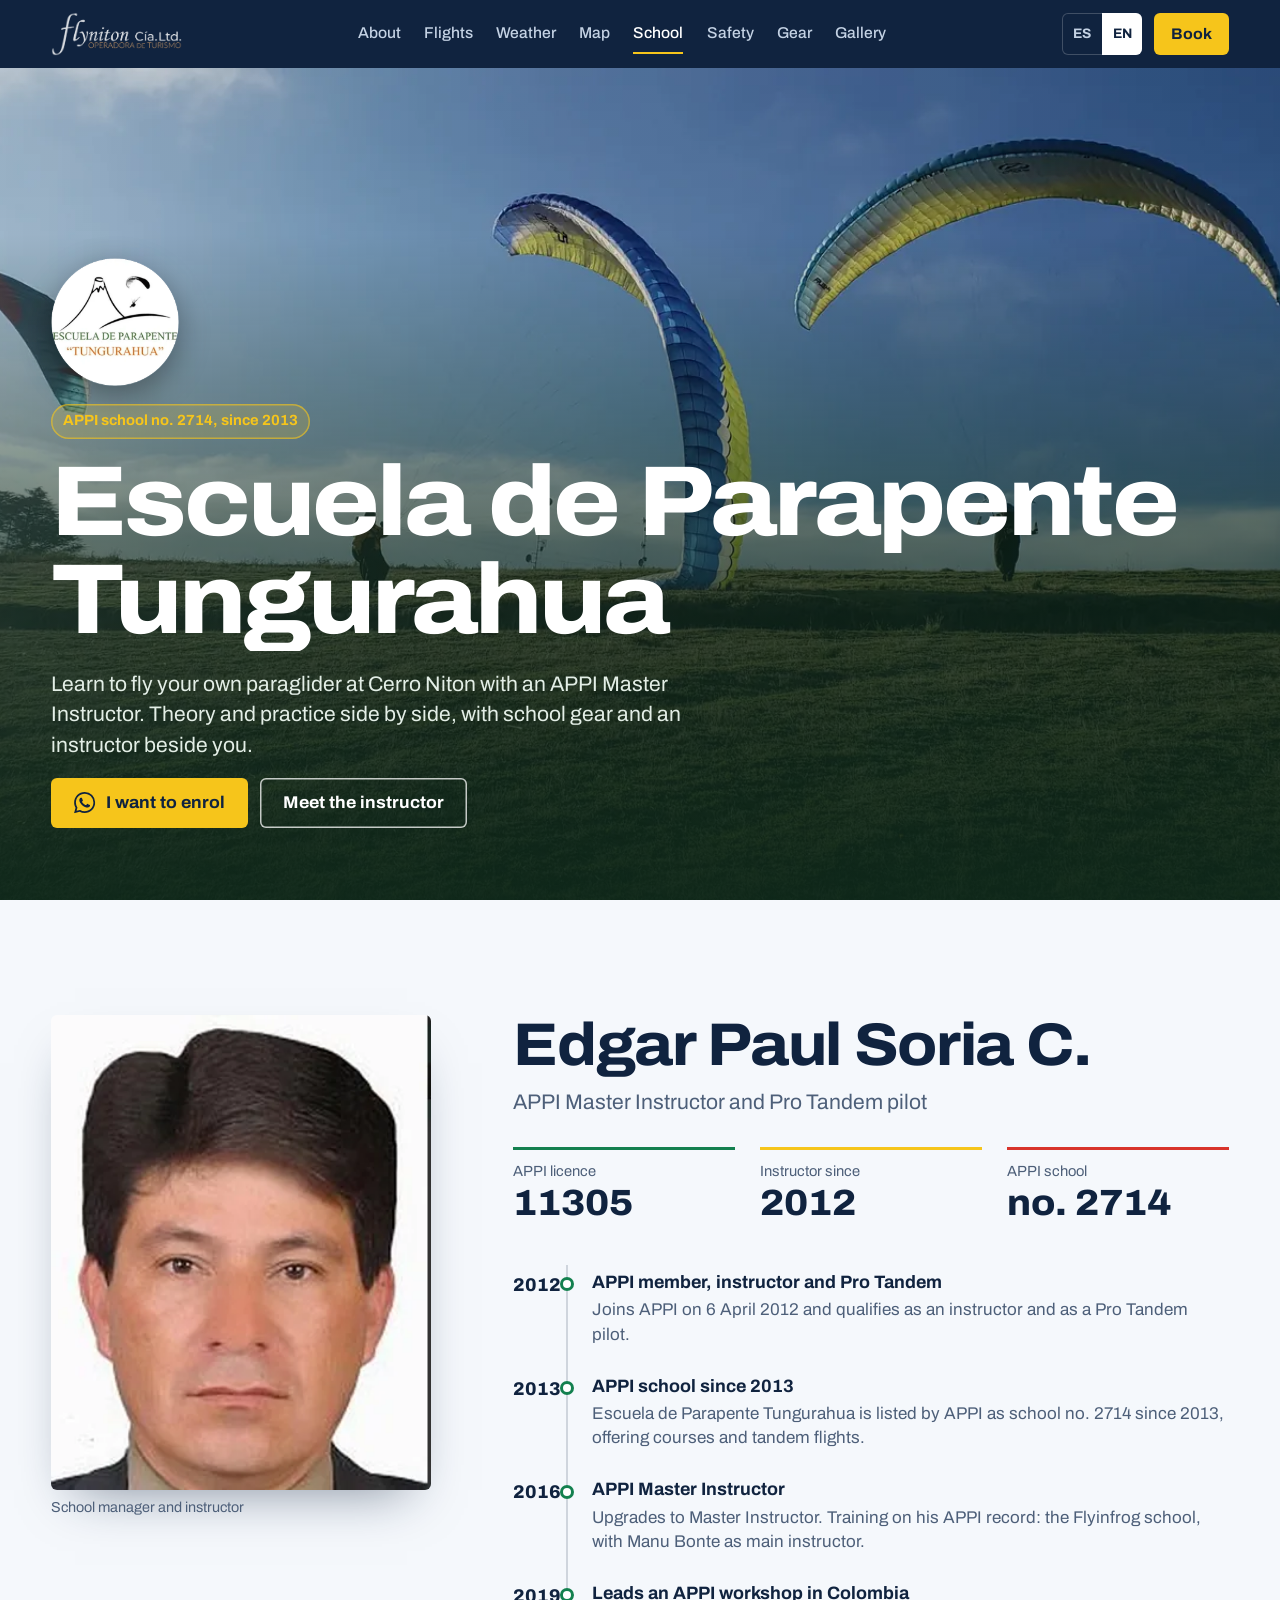
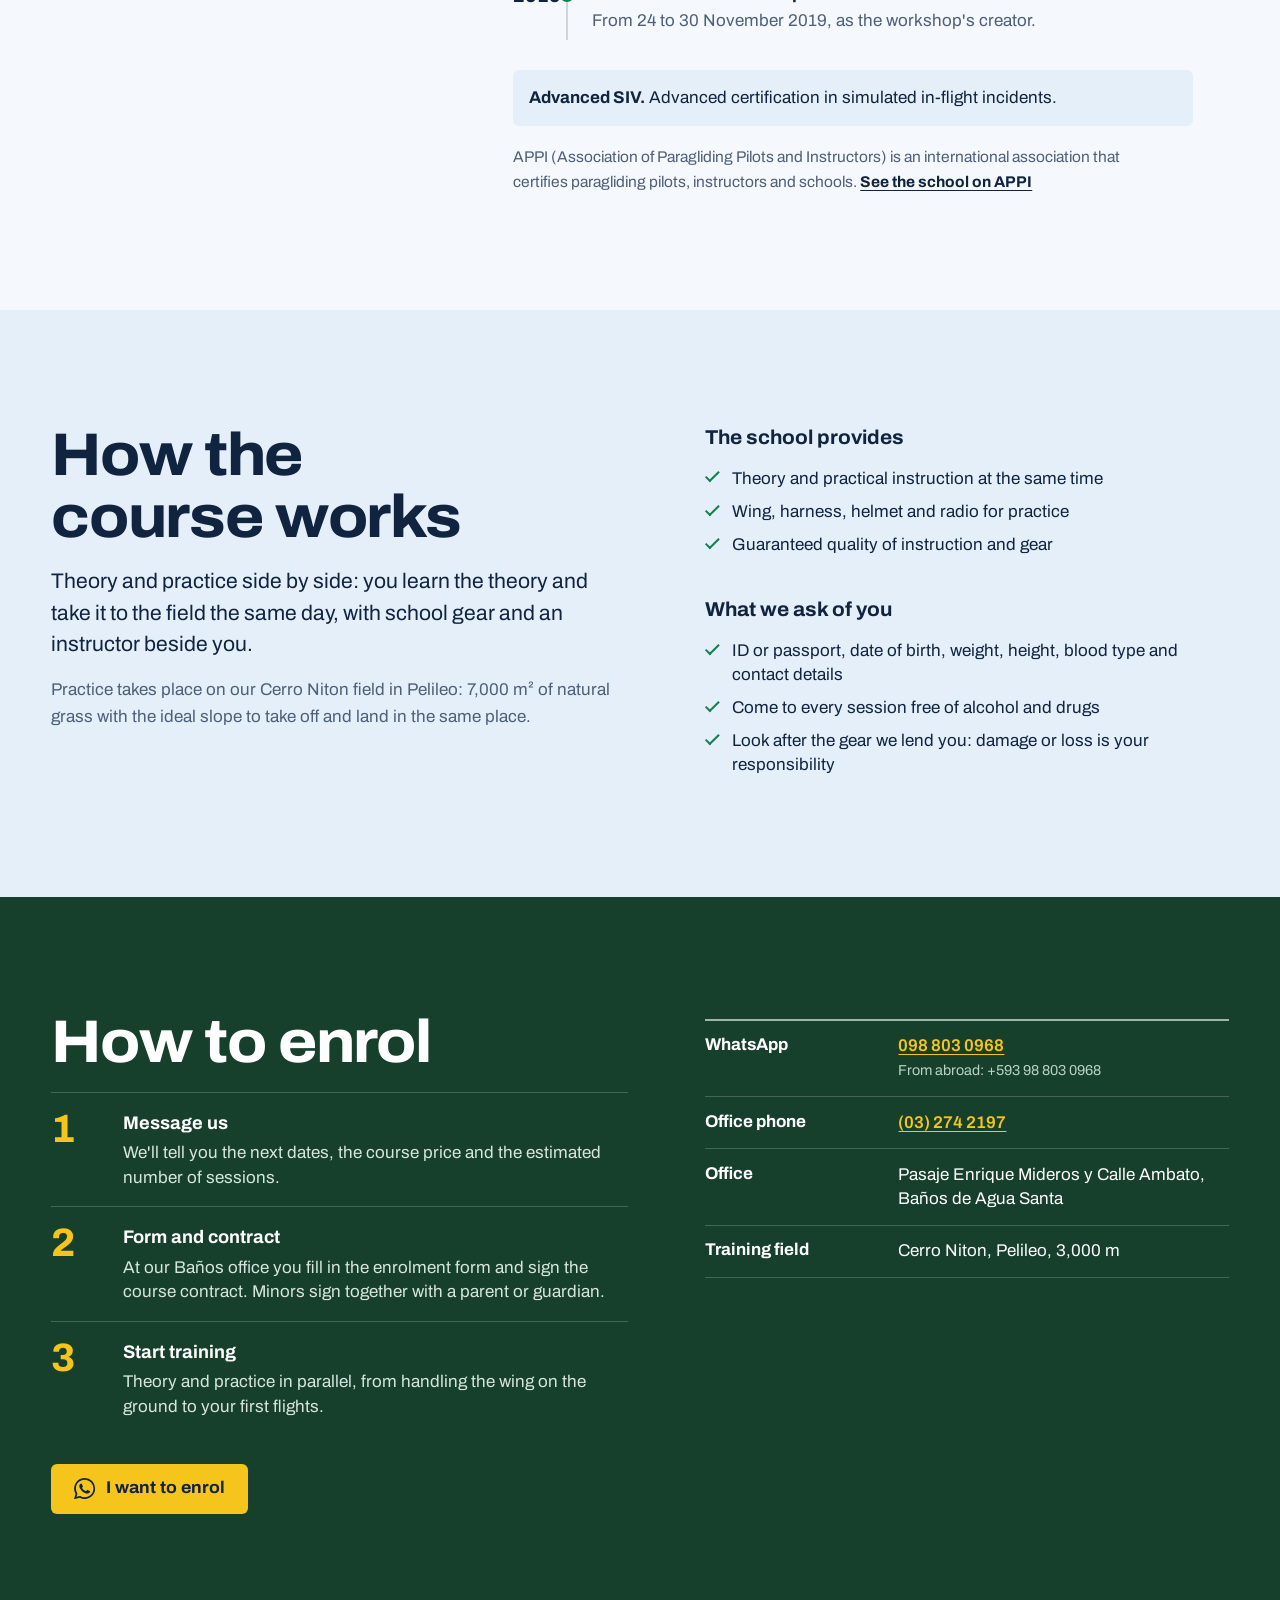
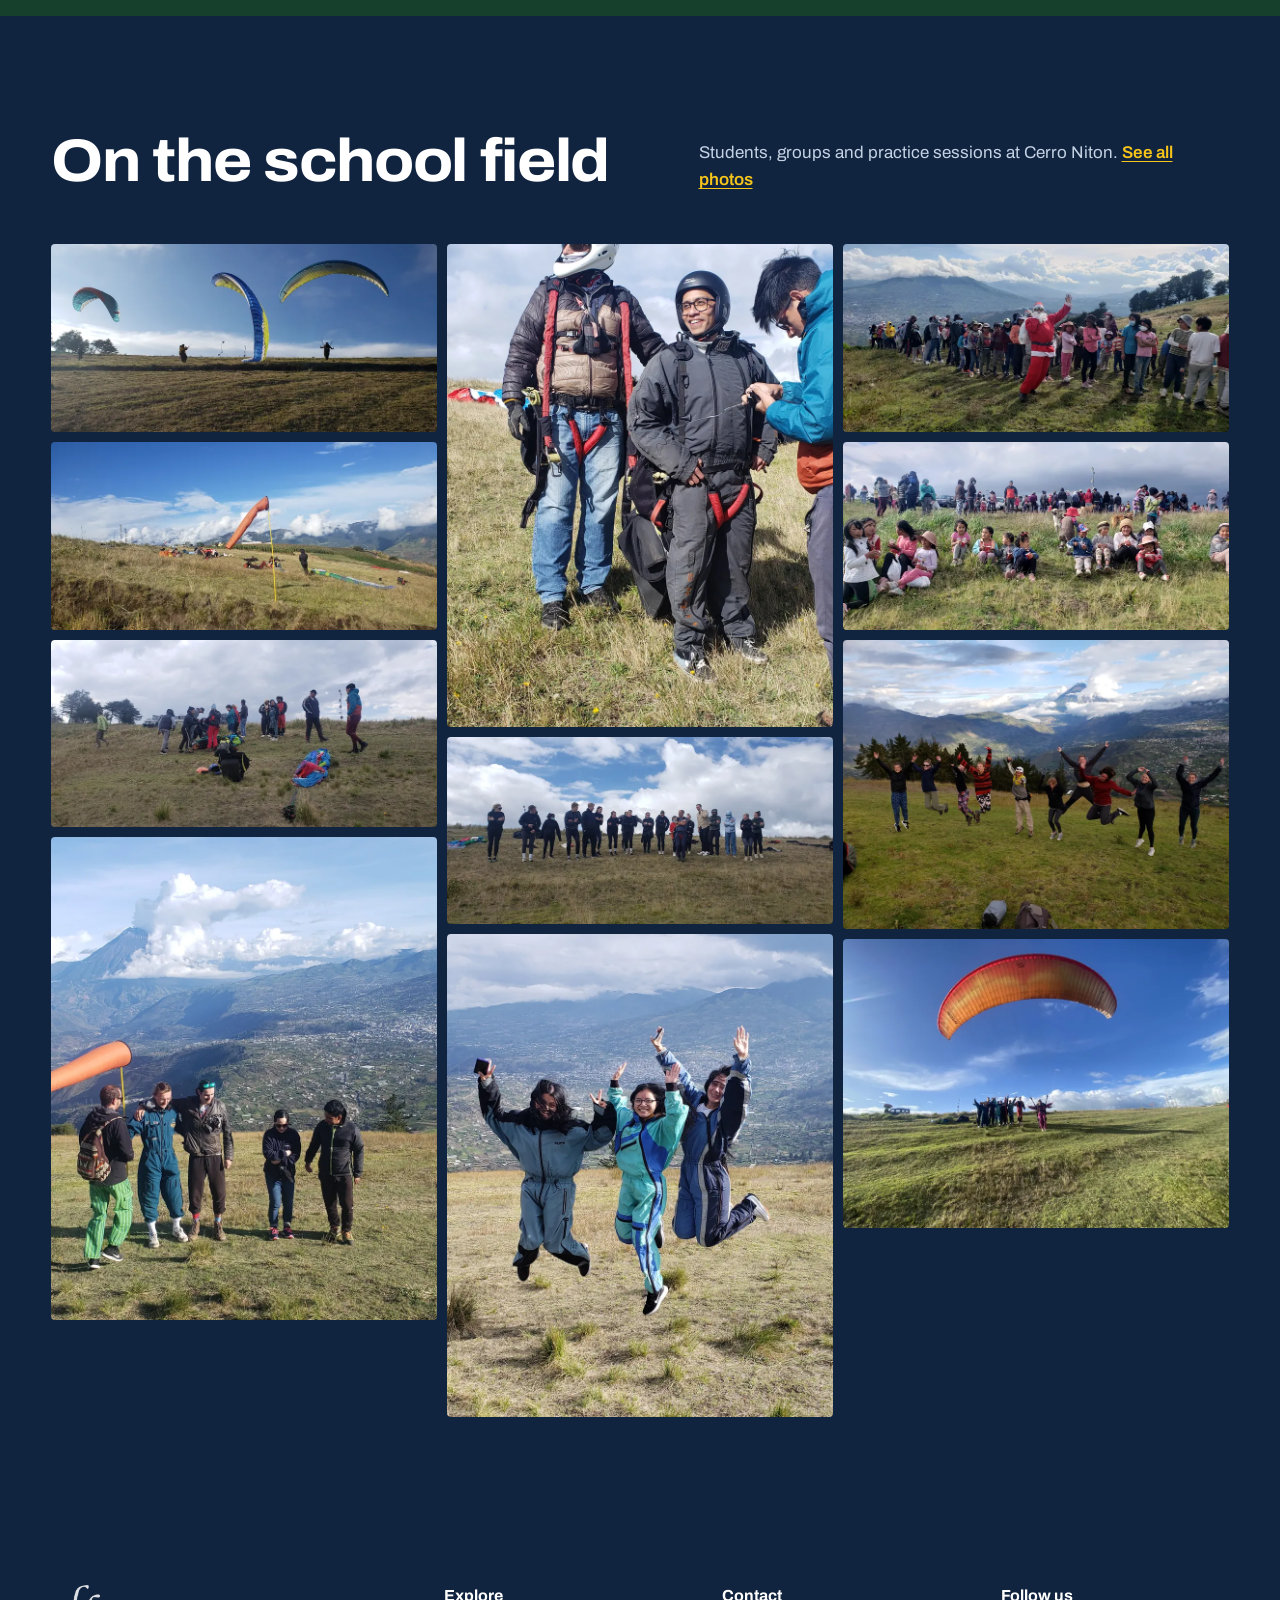
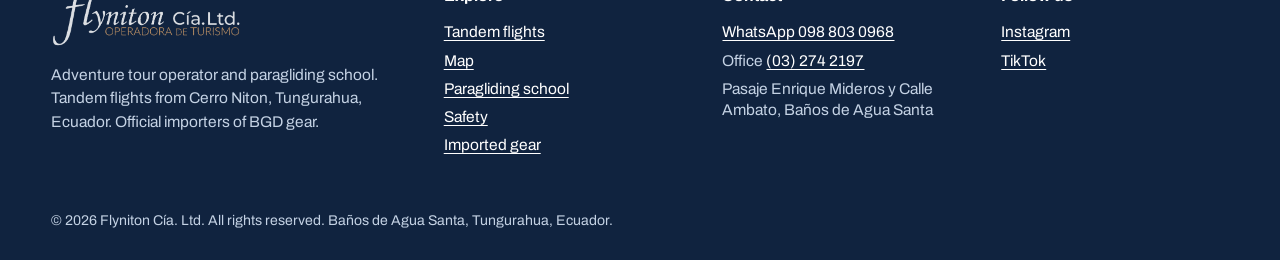
<file: escuela.html>
<!doctype html>
<html lang="es" data-page="school">
<head>
<meta charset="utf-8">
<meta name="viewport" content="width=device-width, initial-scale=1, viewport-fit=cover">
<title>Escuela de Parapente Tungurahua | Escuela APPI en Baños, Ecuador</title>
<meta name="description" content="Aprende a volar parapente con la Escuela de Parapente Tungurahua, escuela APPI n.º 2714 desde 2013, dirigida por Edgar Paul Soria C., Master Instructor APPI. Baños de Agua Santa, Ecuador.">
<meta name="theme-color" content="#10233F">
<meta property="og:title" content="Escuela de Parapente Tungurahua, escuela APPI en Baños">
<meta property="og:description" content="Escuela APPI n.º 2714 desde 2013, dirigida por Edgar Paul Soria C., Master Instructor APPI.">
<meta property="og:type" content="website">
<meta property="og:url" content="https://otehy.github.io/escuela.html">
<meta property="og:image" content="https://otehy.github.io/img/v3/inflado.webp">
<link rel="canonical" href="https://otehy.github.io/escuela.html">
<link rel="icon" href="data:image/svg+xml,%3Csvg xmlns='http://www.w3.org/2000/svg' viewBox='0 0 64 64'%3E%3Cdefs%3E%3ClinearGradient id='g' x1='0' x2='1'%3E%3Cstop offset='.33' stop-color='%2313804F'/%3E%3Cstop offset='.33' stop-color='%23F6C51B'/%3E%3Cstop offset='.5' stop-color='%23F6C51B'/%3E%3Cstop offset='.5' stop-color='%23D8342B'/%3E%3C/linearGradient%3E%3C/defs%3E%3Cpath d='M6 28 Q32 2 58 28 Q32 16 6 28Z' fill='url(%23g)'/%3E%3Cpath d='M8 28 L32 54 L56 28' fill='none' stroke='%2310233F' stroke-width='2'/%3E%3Ccircle cx='32' cy='55' r='4' fill='%2310233F'/%3E%3C/svg%3E">
<link rel="preconnect" href="https://fonts.googleapis.com">
<link rel="preconnect" href="https://fonts.gstatic.com" crossorigin>
<link rel="stylesheet" href="https://fonts.googleapis.com/css2?family=Archivo:wdth,wght@62..125,100..900&display=swap">
<link rel="preload" as="image" href="img/v3/inflado.webp">
<link rel="stylesheet" href="css/base.css?v=20261104">
<link rel="stylesheet" href="css/school.css?v=20261104">
<script defer src="js/core.js?v=20261104"></script>
<script defer src="lib/gsap.min.js?v=20261104"></script>
<script defer src="js/gallery.js?v=20261104"></script>
<script defer src="js/school.js?v=20261104"></script>
<script type="application/ld+json">
{"@context": "https://schema.org", "@type": "EducationalOrganization", "name": "Escuela de Parapente Tungurahua", "url": "https://otehy.github.io/escuela.html", "logo": "https://otehy.github.io/img/v3/logo-escuela.webp", "telephone": "+593988030968", "address": {"@type": "PostalAddress", "streetAddress": "Pasaje Enrique Mideros y Calle Ambato", "addressLocality": "Baños de Agua Santa", "addressRegion": "Tungurahua", "addressCountry": "EC"}, "employee": {"@type": "Person", "name": "Edgar Paul Soria C.", "jobTitle": "Master Instructor APPI"}, "sameAs": ["https://flyappi.org/school/2714/"], "parentOrganization": {"@type": "Organization", "name": "Flyniton Cía. Ltd.", "url": "https://otehy.github.io/"}}
</script>
</head></head>
<body>
<svg width="0" height="0" style="position:absolute" aria-hidden="true" focusable="false">
  <symbol id="i-wa" viewBox="0 0 24 24"><path fill="currentColor" d="M17.472 14.382c-.297-.149-1.758-.867-2.03-.967-.273-.099-.471-.148-.67.15-.197.297-.767.966-.94 1.164-.173.199-.347.223-.644.075-.297-.15-1.255-.463-2.39-1.475-.883-.788-1.48-1.761-1.653-2.059-.173-.297-.018-.458.13-.606.134-.133.298-.347.446-.52.149-.174.198-.298.298-.497.099-.198.05-.371-.025-.52-.075-.149-.669-1.612-.916-2.207-.242-.579-.487-.5-.669-.51-.173-.008-.371-.01-.57-.01-.198 0-.52.074-.792.372-.272.297-1.04 1.016-1.04 2.479 0 1.462 1.065 2.875 1.213 3.074.149.198 2.096 3.2 5.077 4.487.709.306 1.262.489 1.694.625.712.227 1.36.195 1.871.118.571-.085 1.758-.719 2.006-1.413.248-.694.248-1.289.173-1.413-.074-.124-.272-.198-.57-.347m-5.421 7.403h-.004a9.87 9.87 0 01-5.031-1.378l-.361-.214-3.741.982.998-3.648-.235-.374a9.86 9.86 0 01-1.51-5.26c.001-5.45 4.436-9.884 9.888-9.884 2.64 0 5.122 1.03 6.988 2.898a9.825 9.825 0 012.893 6.994c-.003 5.45-4.437 9.884-9.885 9.884m8.413-18.297A11.815 11.815 0 0012.05 0C5.495 0 .16 5.335.157 11.892c0 2.096.547 4.142 1.588 5.945L.057 24l6.305-1.654a11.882 11.882 0 005.683 1.448h.005c6.554 0 11.89-5.335 11.893-11.893a11.821 11.821 0 00-3.48-8.413z"/></symbol>
</svg>

<a class="skip" href="#contenido"><span data-l="es">Saltar al contenido</span><span data-l="en">Skip to content</span></a>

<header class="top" id="top">
  <a class="brand" id="brand" href="index.html" aria-label="Flyniton, inicio">
    <img src="img/logo-white.png" width="635" height="214" alt="Flyniton Cía. Ltd. Operadora de Turismo">
  </a>
  <nav class="nav" id="nav-main" aria-label="Principal">
    <a href="index.html#nosotros"><span data-l="es">Nosotros</span><span data-l="en">About</span></a>
    <a href="index.html#vuelos"><span data-l="es">Vuelos</span><span data-l="en">Flights</span></a>
    <a href="index.html#clima"><span data-l="es">Clima</span><span data-l="en">Weather</span></a>
    <a href="index.html#mapa"><span data-l="es">Mapa</span><span data-l="en">Map</span></a>
    <a href="escuela.html" aria-current="page"><span data-l="es">Escuela</span><span data-l="en">School</span></a>
    <a href="index.html#seguridad"><span data-l="es">Seguridad</span><span data-l="en">Safety</span></a>
    <a href="index.html#equipos"><span data-l="es">Equipos</span><span data-l="en">Gear</span></a>
    <a href="index.html#galeria"><span data-l="es">Galería</span><span data-l="en">Gallery</span></a>
  </nav>
  <div class="top-end">
    <div class="lang" role="group" aria-label="Idioma / Language">
      <button type="button" data-set-lang="es" aria-pressed="true">ES</button>
      <button type="button" data-set-lang="en" aria-pressed="false">EN</button>
    </div>
    <a class="btn btn-sun btn-sm top-book" href="index.html#contacto"><span data-l="es">Reservar</span><span data-l="en">Book</span></a>
    <button type="button" class="menu-btn" aria-expanded="false" aria-controls="mobile-nav">
      <span data-l="es">Menú</span><span data-l="en">Menu</span>
    </button>
  </div>
  <nav class="mobile-nav" id="mobile-nav" aria-label="Menú móvil" hidden>
    <a href="index.html#nosotros"><span data-l="es">Nosotros</span><span data-l="en">About</span></a>
    <a href="index.html#vuelos"><span data-l="es">Vuelos tándem</span><span data-l="en">Tandem flights</span></a>
    <a href="index.html#mapa"><span data-l="es">Mapa</span><span data-l="en">Map</span></a>
    <a href="escuela.html"><span data-l="es">Escuela de parapente</span><span data-l="en">Paragliding school</span></a>
    <a href="index.html#seguridad"><span data-l="es">Seguridad</span><span data-l="en">Safety</span></a>
    <a href="index.html#equipos"><span data-l="es">Equipos importados</span><span data-l="en">Imported gear</span></a>
    <a href="index.html#galeria"><span data-l="es">Galería</span><span data-l="en">Gallery</span></a>
    <a href="index.html#contacto"><span data-l="es">Contacto</span><span data-l="en">Contact</span></a>
  </nav>
</header>

<main id="contenido">

<!-- PORTADA DE LA ESCUELA -->
<section class="s-hero" id="inicio">
  <img class="s-hero-img" src="img/v3/inflado.webp" srcset="img/v3/inflado-s.webp 800w, img/v3/inflado.webp 1600w" sizes="100vw" width="1600" height="778" alt="Práctica de inflado en el campo de la escuela" data-alt-es="Práctica de inflado en el campo de la escuela" data-alt-en="Ground-handling practice on the school field" fetchpriority="high">
  <div class="s-hero-shade" aria-hidden="true"></div>
  <div class="wrap s-hero-inner">
    <img class="s-logo" src="img/v3/logo-escuela.webp" width="424" height="424" alt="Logo de la Escuela de Parapente Tungurahua" data-alt-es="Logo de la Escuela de Parapente Tungurahua" data-alt-en="Escuela de Parapente Tungurahua logo">
    <p class="badge"><span data-l="es">Escuela APPI n.º 2714, desde 2013</span><span data-l="en">APPI school no. 2714, since 2013</span></p>
    <h1 class="s-title"><span class="ln"><span>Escuela de Parapente</span></span> <span class="ln"><span>Tungurahua</span></span></h1>
    <p class="hero-lead"><span data-l="es">Aprende a volar tu propio parapente en el Cerro Niton, con un Master Instructor APPI. Teoría y práctica a la vez, con el equipo de la escuela y un instructor a tu lado.</span><span data-l="en">Learn to fly your own paraglider at Cerro Niton with an APPI Master Instructor. Theory and practice side by side, with school gear and an instructor beside you.</span></p>
    <div class="actions">
      <a class="btn btn-sun" data-wa="school" href="https://wa.me/593988030968" target="_blank" rel="noopener"><svg aria-hidden="true"><use href="#i-wa"/></svg><span data-l="es">Quiero inscribirme</span><span data-l="en">I want to enrol</span></a>
      <a class="btn btn-line" href="#instructor"><span data-l="es">Conoce al instructor</span><span data-l="en">Meet the instructor</span></a>
    </div>
  </div>
</section>

<!-- INSTRUCTOR -->
<section class="sec instructor" id="instructor">
  <div class="wrap instructor-grid">
    <figure class="instructor-photo">
      <img src="img/v3/instructor.webp" width="320" height="400" alt="Edgar Paul Soria C., Master Instructor APPI" data-alt-es="Edgar Paul Soria C., Master Instructor APPI" data-alt-en="Edgar Paul Soria C., APPI Master Instructor" loading="lazy">
      <figcaption><span data-l="es">Responsable de la escuela e instructor</span><span data-l="en">School manager and instructor</span></figcaption>
    </figure>
    <div class="instructor-copy">
      <h2 class="h2">Edgar Paul Soria C.</h2>
      <p class="role"><span data-l="es">Master Instructor y piloto Pro Tandem APPI</span><span data-l="en">APPI Master Instructor and Pro Tandem pilot</span></p>
      <dl class="creds">
        <div><dt><span data-l="es">Licencia APPI</span><span data-l="en">APPI licence</span></dt><dd>11305</dd></div>
        <div><dt><span data-l="es">Instructor desde</span><span data-l="en">Instructor since</span></dt><dd>2012</dd></div>
        <div><dt><span data-l="es">Escuela APPI</span><span data-l="en">APPI school</span></dt><dd><span data-l="es">n.º 2714</span><span data-l="en">no. 2714</span></dd></div>
      </dl>
      <ol class="timeline-v" id="cred-timeline">
        <li><time>2012</time><div><b><span data-l="es">Miembro de APPI, instructor y Pro Tandem</span><span data-l="en">APPI member, instructor and Pro Tandem</span></b><p><span data-l="es">Ingresa a APPI el 6 de abril de 2012 y se certifica como instructor y como piloto Pro Tandem.</span><span data-l="en">Joins APPI on 6 April 2012 and qualifies as an instructor and as a Pro Tandem pilot.</span></p></div></li>
        <li><time>2013</time><div><b><span data-l="es">Escuela APPI desde 2013</span><span data-l="en">APPI school since 2013</span></b><p><span data-l="es">La Escuela de Parapente Tungurahua figura en APPI como escuela n.º 2714 desde 2013, con cursos y vuelos tándem.</span><span data-l="en">Escuela de Parapente Tungurahua is listed by APPI as school no. 2714 since 2013, offering courses and tandem flights.</span></p></div></li>
        <li><time>2016</time><div><b><span data-l="es">Master Instructor APPI</span><span data-l="en">APPI Master Instructor</span></b><p><span data-l="es">Actualiza su título a Master Instructor. Formación registrada en APPI con la escuela Flyinfrog y Manu Bonte como instructor principal.</span><span data-l="en">Upgrades to Master Instructor. Training on his APPI record: the Flyinfrog school, with Manu Bonte as main instructor.</span></p></div></li>
        <li><time>2019</time><div><b><span data-l="es">Dirige un workshop APPI en Colombia</span><span data-l="en">Leads an APPI workshop in Colombia</span></b><p><span data-l="es">Del 24 al 30 de noviembre de 2019, como creador del workshop.</span><span data-l="en">From 24 to 30 November 2019, as the workshop's creator.</span></p></div></li>
      </ol>
      <p class="siv"><b>Advanced SIV.</b> <span data-l="es">Certificación avanzada en simulación de incidentes en vuelo.</span><span data-l="en">Advanced certification in simulated in-flight incidents.</span></p>
      <p class="appi-note"><span data-l="es">APPI (Association of Paragliding Pilots and Instructors) es una asociación internacional que certifica pilotos, instructores y escuelas de parapente.</span><span data-l="en">APPI (Association of Paragliding Pilots and Instructors) is an international association that certifies paragliding pilots, instructors and schools.</span> <a href="https://flyappi.org/school/2714/" target="_blank" rel="noopener"><span data-l="es">Ver la escuela en APPI</span><span data-l="en">See the school on APPI</span></a></p>
    </div>
  </div>
</section>

<!-- EL CURSO -->
<section class="sec course" id="curso">
  <div class="wrap course-grid">
    <div>
      <h2 class="h2"><span data-l="es">Cómo es el curso</span><span data-l="en">How the course works</span></h2>
      <p class="lead"><span data-l="es">Curso teórico y práctico a la vez: entiendes la teoría y la llevas al campo en la misma jornada, con el equipo de la escuela y un instructor a tu lado.</span><span data-l="en">Theory and practice side by side: you learn the theory and take it to the field the same day, with school gear and an instructor beside you.</span></p>
      <p><span data-l="es">Las prácticas son en nuestro campo del Cerro Niton, en Pelileo: 7.000 m² de césped natural con el desnivel ideal para despegar y aterrizar en el mismo lugar.</span><span data-l="en">Practice takes place on our Cerro Niton field in Pelileo: 7,000 m² of natural grass with the ideal slope to take off and land in the same place.</span></p>
    </div>
    <div class="school-lists">
      <div>
        <h3 class="h3"><span data-l="es">La escuela pone</span><span data-l="en">The school provides</span></h3>
        <ul class="ticks">
          <li><span data-l="es">Instrucción teórica y práctica simultánea</span><span data-l="en">Theory and practical instruction at the same time</span></li>
          <li><span data-l="es">Parapente, arnés, casco y radio para las prácticas</span><span data-l="en">Wing, harness, helmet and radio for practice</span></li>
          <li><span data-l="es">Calidad garantizada de instrucción y equipos</span><span data-l="en">Guaranteed quality of instruction and gear</span></li>
        </ul>
      </div>
      <div>
        <h3 class="h3"><span data-l="es">Lo que te pedimos</span><span data-l="en">What we ask of you</span></h3>
        <ul class="ticks">
          <li><span data-l="es">Cédula o pasaporte, fecha de nacimiento, peso, estatura, tipo de sangre y datos de contacto</span><span data-l="en">ID or passport, date of birth, weight, height, blood type and contact details</span></li>
          <li><span data-l="es">Llegar a cada sesión sin alcohol ni drogas</span><span data-l="en">Come to every session free of alcohol and drugs</span></li>
          <li><span data-l="es">Cuidar el equipo que te prestamos: daños o pérdidas corren por tu cuenta</span><span data-l="en">Look after the gear we lend you: damage or loss is your responsibility</span></li>
        </ul>
      </div>
    </div>
  </div>
</section>

<!-- INSCRIPCIÓN -->
<section class="sec school" id="inscripcion">
  <div class="wrap school-body enrol">
    <div>
      <h2 class="h2"><span data-l="es">Cómo inscribirte</span><span data-l="en">How to enrol</span></h2>
      <ol class="steps">
        <li><h4><span data-l="es">Escríbenos</span><span data-l="en">Message us</span></h4><p><span data-l="es">Te contamos las próximas fechas, el valor del curso y el número estimado de sesiones.</span><span data-l="en">We'll tell you the next dates, the course price and the estimated number of sessions.</span></p></li>
        <li><h4><span data-l="es">Ficha y contrato</span><span data-l="en">Form and contract</span></h4><p><span data-l="es">En nuestra oficina de Baños llenas la ficha de inscripción y firmas el contrato del curso. Los menores de edad firman junto a su padre, madre o representante.</span><span data-l="en">At our Baños office you fill in the enrolment form and sign the course contract. Minors sign together with a parent or guardian.</span></p></li>
        <li><h4><span data-l="es">A entrenar</span><span data-l="en">Start training</span></h4><p><span data-l="es">Teoría y práctica en paralelo, desde el manejo de la vela en tierra hasta tus primeros vuelos.</span><span data-l="en">Theory and practice in parallel, from handling the wing on the ground to your first flights.</span></p></li>
      </ol>
      <a class="btn btn-sun" data-wa="school" href="https://wa.me/593988030968" target="_blank" rel="noopener"><svg aria-hidden="true"><use href="#i-wa"/></svg><span data-l="es">Quiero inscribirme</span><span data-l="en">I want to enrol</span></a>
    </div>
    <dl class="contact-list enrol-contact">
      <div><dt>WhatsApp</dt><dd><a href="https://wa.me/593988030968" target="_blank" rel="noopener">098 803 0968</a><br><small><span data-l="es">Desde el exterior: +593 98 803 0968</span><span data-l="en">From abroad: +593 98 803 0968</span></small></dd></div>
      <div><dt><span data-l="es">Teléfono oficina</span><span data-l="en">Office phone</span></dt><dd><a href="tel:+59332742197">(03) 274 2197</a></dd></div>
      <div><dt><span data-l="es">Oficina</span><span data-l="en">Office</span></dt><dd>Pasaje Enrique Mideros y Calle Ambato, Baños de Agua Santa</dd></div>
      <div><dt><span data-l="es">Campo de prácticas</span><span data-l="en">Training field</span></dt><dd><span data-l="es">Cerro Niton, Pelileo, 3.000 msnm</span><span data-l="en">Cerro Niton, Pelileo, 3,000 m</span></dd></div>
    </dl>
  </div>
</section>

<!-- GALERÍA DE LA ESCUELA -->
<section class="sec gallery-sec" id="galeria">
  <div class="wrap gallery-head">
    <h2 class="h2"><span data-l="es">En el campo de la escuela</span><span data-l="en">On the school field</span></h2>
    <p><span data-l="es">Alumnos, grupos y prácticas en el Cerro Niton.</span><span data-l="en">Students, groups and practice sessions at Cerro Niton.</span> <a href="index.html#galeria"><span data-l="es">Ver todas las fotos</span><span data-l="en">See all photos</span></a></p>
  </div>
  <div class="gal wrap" id="gallery">
    <button type="button" class="g-item" data-cat="escuela" data-cap-es="Práctica de inflado en el campo" data-cap-en="Ground-handling practice on the field"><img src="img/v3/inflado-s.webp" srcset="img/v3/inflado-s.webp 800w, img/v3/inflado.webp 1600w" sizes="(max-width: 700px) 50vw, 33vw" alt="Práctica de inflado en el campo" data-alt-es="Práctica de inflado en el campo" data-alt-en="Ground-handling practice on the field" loading="lazy"></button>
    <button type="button" class="g-item" data-cat="escuela" data-cap-es="La manga de viento en el despegue" data-cap-en="The windsock at takeoff"><img src="img/v3/manga-s.webp" srcset="img/v3/manga-s.webp 800w, img/v3/manga.webp 1600w" sizes="(max-width: 700px) 50vw, 33vw" alt="La manga de viento en el despegue" data-alt-es="La manga de viento en el despegue" data-alt-en="The windsock at takeoff" loading="lazy"></button>
    <button type="button" class="g-item" data-cat="escuela" data-cap-es="Preparando la vela antes de volar" data-cap-en="Laying out the wing before flying"><img src="img/v3/preparando-s.webp" srcset="img/v3/preparando-s.webp 800w, img/v3/preparando.webp 1600w" sizes="(max-width: 700px) 50vw, 33vw" alt="Preparando la vela antes de volar" data-alt-es="Preparando la vela antes de volar" data-alt-en="Laying out the wing before flying" loading="lazy"></button>
    <button type="button" class="g-item" data-cat="escuela" data-cap-es="Grupo en el campo con el volcán al fondo" data-cap-en="A group on the field with the volcano behind"><img src="img/v3/grupo-volcan-s.webp" srcset="img/v3/grupo-volcan-s.webp 800w, img/v3/grupo-volcan.webp 1600w" sizes="(max-width: 700px) 50vw, 33vw" alt="Grupo en el campo con el volcán al fondo" data-alt-es="Grupo en el campo con el volcán al fondo" data-alt-en="A group on the field with the volcano behind" loading="lazy"></button>
    <button type="button" class="g-item" data-cat="escuela" data-cap-es="Con casco y arnés, listos para despegar" data-cap-en="Helmets and harnesses on, ready to launch"><img src="img/v3/equipo-listo-s.webp" srcset="img/v3/equipo-listo-s.webp 800w, img/v3/equipo-listo.webp 1600w" sizes="(max-width: 700px) 50vw, 33vw" alt="Con casco y arnés, listos para despegar" data-alt-es="Con casco y arnés, listos para despegar" data-alt-en="Helmets and harnesses on, ready to launch" loading="lazy"></button>
    <button type="button" class="g-item" data-cat="escuela" data-cap-es="Grupo en el campo de vuelo" data-cap-en="A group at the flying field"><img src="img/v3/grupo-curso-s.webp" srcset="img/v3/grupo-curso-s.webp 800w, img/v3/grupo-curso.webp 1600w" sizes="(max-width: 700px) 50vw, 33vw" alt="Grupo en el campo de vuelo" data-alt-es="Grupo en el campo de vuelo" data-alt-en="A group at the flying field" loading="lazy"></button>
    <button type="button" class="g-item" data-cat="escuela" data-cap-es="Alegría después del vuelo" data-cap-en="Joy after the flight"><img src="img/v3/alumnos-salto-s.webp" srcset="img/v3/alumnos-salto-s.webp 800w, img/v3/alumnos-salto.webp 1600w" sizes="(max-width: 700px) 50vw, 33vw" alt="Alegría después del vuelo" data-alt-es="Alegría después del vuelo" data-alt-en="Joy after the flight" loading="lazy"></button>
    <button type="button" class="g-item" data-cat="comunidad" data-cap-es="Navidad con la comunidad en el Niton" data-cap-en="Christmas with the community at Niton"><img src="img/v3/navidad-s.webp" srcset="img/v3/navidad-s.webp 800w, img/v3/navidad.webp 1600w" sizes="(max-width: 700px) 50vw, 33vw" alt="Navidad con la comunidad en el Niton" data-alt-es="Navidad con la comunidad en el Niton" data-alt-en="Christmas with the community at Niton" loading="lazy"></button>
    <button type="button" class="g-item" data-cat="comunidad" data-cap-es="Niños de la comunidad en la Navidad del Niton" data-cap-en="Community children at the Niton Christmas"><img src="img/v3/navidad-ninos-s.webp" srcset="img/v3/navidad-ninos-s.webp 800w, img/v3/navidad-ninos.webp 1600w" sizes="(max-width: 700px) 50vw, 33vw" alt="Niños de la comunidad en la Navidad del Niton" data-alt-es="Niños de la comunidad en la Navidad del Niton" data-alt-en="Community children at the Niton Christmas" loading="lazy"></button>
    <button type="button" class="g-item" data-cat="comunidad" data-cap-es="Saltos de alegría frente al volcán" data-cap-en="Jumping for joy facing the volcano"><img src="img/v3/salto-grupo-s.webp" srcset="img/v3/salto-grupo-s.webp 800w, img/v3/salto-grupo.webp 1600w" sizes="(max-width: 700px) 50vw, 33vw" alt="Saltos de alegría frente al volcán" data-alt-es="Saltos de alegría frente al volcán" data-alt-en="Jumping for joy facing the volcano" loading="lazy"></button>
    <button type="button" class="g-item" data-cat="comunidad" data-cap-es="Un grupo bajo la vela recién aterrizada" data-cap-en="A group under a freshly landed wing"><img src="img/v3/grupo-vela-s.webp" srcset="img/v3/grupo-vela-s.webp 800w, img/v3/grupo-vela.webp 1600w" sizes="(max-width: 700px) 50vw, 33vw" alt="Un grupo bajo la vela recién aterrizada" data-alt-es="Un grupo bajo la vela recién aterrizada" data-alt-en="A group under a freshly landed wing" loading="lazy"></button>
  </div>
</section>
</main>


<footer class="foot">
  <div class="wrap foot-grid">
    <div class="foot-brand">
      <img src="img/logo-white.png" width="635" height="214" alt="Flyniton Cía. Ltd. Operadora de Turismo" loading="lazy">
      <p><span data-l="es">Operadora de turismo de aventura y escuela de parapente. Vuelos biplaza desde el Cerro Niton, Tungurahua, Ecuador. Importadores oficiales de equipos BGD.</span><span data-l="en">Adventure tour operator and paragliding school. Tandem flights from Cerro Niton, Tungurahua, Ecuador. Official importers of BGD gear.</span></p>
    </div>
    <div>
      <h3><span data-l="es">Explora</span><span data-l="en">Explore</span></h3>
      <ul>
        <li><a href="index.html#vuelos"><span data-l="es">Vuelos tándem</span><span data-l="en">Tandem flights</span></a></li>
        <li><a href="index.html#mapa"><span data-l="es">Mapa</span><span data-l="en">Map</span></a></li>
        <li><a href="escuela.html"><span data-l="es">Escuela de parapente</span><span data-l="en">Paragliding school</span></a></li>
        <li><a href="index.html#seguridad"><span data-l="es">Seguridad</span><span data-l="en">Safety</span></a></li>
        <li><a href="index.html#equipos"><span data-l="es">Equipos importados</span><span data-l="en">Imported gear</span></a></li>
      </ul>
    </div>
    <div>
      <h3><span data-l="es">Contacto</span><span data-l="en">Contact</span></h3>
      <ul>
        <li><a href="https://wa.me/593988030968" target="_blank" rel="noopener">WhatsApp 098 803 0968</a></li>
        <li><span data-l="es">Oficina</span><span data-l="en">Office</span> <a href="tel:+59332742197">(03) 274 2197</a></li>
        <li>Pasaje Enrique Mideros y Calle Ambato, Baños de Agua Santa</li>
      </ul>
    </div>
    <div>
      <h3><span data-l="es">Síguenos</span><span data-l="en">Follow us</span></h3>
      <ul>
        <li><a href="https://www.instagram.com/parapente_flyniton_team_/" target="_blank" rel="noopener">Instagram</a></li>
        <li><a href="https://www.tiktok.com/@parapente_flyniton_team_" target="_blank" rel="noopener">TikTok</a></li>
      </ul>
    </div>
  </div>
  <p class="wrap legal">© <span id="yr">2026</span> Flyniton Cía. Ltd. <span data-l="es">Todos los derechos reservados.</span><span data-l="en">All rights reserved.</span> Baños de Agua Santa, Tungurahua, Ecuador.</p>
</footer>

<a class="fab hide" data-wa="school" href="https://wa.me/593988030968" target="_blank" rel="noopener"><svg aria-hidden="true"><use href="#i-wa"/></svg><span data-l="es">Inscribirme</span><span data-l="en">Enrol</span></a>

<div class="lightbox" id="lightbox" role="dialog" aria-modal="true" aria-label="Galería" hidden>
  <button type="button" class="lb-btn" id="lb-close" aria-label="Cerrar">×</button>
  <button type="button" class="lb-btn" id="lb-prev" aria-label="Anterior">‹</button>
  <div class="stage" id="lb-stage"><div class="lb-media" id="lb-media"></div><p id="lb-cap"></p></div>
  <button type="button" class="lb-btn" id="lb-next" aria-label="Siguiente">›</button>
</div>

</body>
</html>
</file>
<file: css/base.css>
/* Flyniton: luz de día tomada de sus propias fotos. Ver DISENO.md */
:root{
  --ink:#10233F;
  --ink-2:#1B3559;
  --sky:#92B5DB;
  --sky-pale:#E4EFF9;
  --cloud:#F5F8FC;
  --sun:#F6C51B;
  --red:#D8342B;
  --green:#13804F;
  --green-text:#0F6E43;
  --pasture:#17402C;
  --muted:#4D5F79;
  --on-dark:#C4D2E4;
  --rule:rgba(16,35,63,.16);
  --rule-dark:rgba(255,255,255,.2);
  --bar:68px;
  --gutter:clamp(20px,4vw,64px);
  --fs-h2:clamp(2.1rem,1.2rem + 3.2vw,4.1rem);
  --fs-h3:clamp(1.1rem,1.05rem + .25vw,1.3rem);
  --fs-lead:clamp(1.08rem,1rem + .4vw,1.32rem);
}
*,*::before,*::after{box-sizing:border-box}
[hidden]{display:none!important}
html{scroll-behavior:smooth;scroll-padding-top:calc(var(--bar) + 16px);-webkit-text-size-adjust:100%}
body{margin:0;background:var(--cloud);color:var(--ink);font-family:"Archivo",system-ui,-apple-system,"Segoe UI",sans-serif;font-size:1.0625rem;line-height:1.6;-webkit-font-smoothing:antialiased;overflow-x:clip}
img{display:block;max-width:100%;height:auto}
h1,h2,h3,h4,p,ul,ol,dl,dd,figure{margin:0;padding:0}
ul,ol{list-style:none}
a{color:inherit}
button,input,select,textarea{font:inherit;color:inherit}
:where(a,button,input,select,textarea,[tabindex]):focus-visible{outline:3px solid var(--red);outline-offset:2px}
.contact :focus-visible,.gear :focus-visible{outline-color:var(--ink)}
.lang button:focus-visible,.map-layers button:focus-visible{outline-offset:-4px;outline-color:var(--red)}
.schoolband :focus-visible,.s-hero :focus-visible,.school :focus-visible,.top :focus-visible,.hero :focus-visible,.mapsec :focus-visible,.school :focus-visible,.gallery-sec :focus-visible,.foot :focus-visible,.lightbox :focus-visible{outline-color:var(--sun)}

html:not(.lang-en) [data-l="en"]{display:none!important}
html.lang-en [data-l="es"]{display:none!important}

.wrap{max-width:1320px;margin-inline:auto;padding-inline:var(--gutter)}
.sec{padding-block:clamp(72px,9vw,128px)}
.h2{font-size:var(--fs-h2);font-weight:750;font-stretch:108%;line-height:1.03;letter-spacing:-.022em;text-wrap:balance}
.h3{font-size:var(--fs-h3);font-weight:700;font-stretch:104%;line-height:1.2}
.h3.big{font-size:clamp(1.45rem,1.2rem + 1vw,2rem);letter-spacing:-.012em}
.h3.mt{margin-top:2.2rem}
.lead{font-size:var(--fs-lead);line-height:1.5;max-width:58ch;text-wrap:pretty}
p{max-width:68ch}

.skip{position:absolute;left:12px;top:-60px;z-index:100;background:var(--sun);color:var(--ink);padding:.6rem 1rem;font-weight:700}
.skip:focus{top:10px}

/* botones */
.btn{display:inline-flex;align-items:center;justify-content:center;gap:.6em;min-height:50px;padding:.8rem 1.45rem;border-radius:6px;border:0;font-weight:700;font-stretch:104%;line-height:1.2;text-decoration:none;text-align:center;cursor:pointer;transition:background-color .15s,color .15s,border-color .15s}
.btn svg{width:1.25em;height:1.25em;flex:none}
.btn-sm{min-height:42px;padding:.5rem 1.05rem;font-size:.96rem}
.btn-sun{background:var(--sun);color:var(--ink)}
.btn-sun:hover{background:#FFD73F}
.btn-ink{background:var(--ink);color:#fff}
.btn-ink:hover{background:var(--ink-2)}
.btn-line{color:#fff;box-shadow:inset 0 0 0 1.5px rgba(255,255,255,.75)}
.btn-line:hover{background:#fff;color:var(--ink)}

/* barra superior */
.top{position:sticky;top:0;z-index:50;height:var(--bar);display:flex;align-items:center;gap:clamp(16px,2.4vw,40px);padding-inline:var(--gutter);background:var(--ink);color:#fff}
.brand{flex:none}
.brand img{height:44px;width:auto}
.nav{display:flex;gap:clamp(14px,1.8vw,28px);margin-inline:auto}
.nav a{text-decoration:none;font-weight:500;font-size:.98rem;padding:.4rem 0;border-bottom:2px solid transparent;color:var(--on-dark);transition:color .15s}
.nav a:hover{color:#fff}
.nav a[aria-current]{color:#fff;border-bottom-color:var(--sun)}
.top-end{display:flex;align-items:center;gap:12px;margin-left:auto}
.nav + .top-end{margin-left:0}
.lang{display:flex;border-radius:6px;box-shadow:inset 0 0 0 1px var(--rule-dark);overflow:hidden}
.lang button{background:none;border:0;min-width:40px;min-height:42px;padding:0 .5rem;font-size:.86rem;font-weight:700;cursor:pointer;color:var(--on-dark)}
.lang button[aria-pressed="true"]{background:#fff;color:var(--ink)}
.menu-btn{display:none;min-height:42px;padding:0 .9rem;background:none;border:0;box-shadow:inset 0 0 0 1px var(--rule-dark);border-radius:6px;color:#fff;font-weight:600;cursor:pointer}
.mobile-nav{position:absolute;left:0;right:0;top:100%;max-height:calc(100svh - var(--bar));overflow-y:auto;background:var(--ink);padding:.5rem var(--gutter) 1.25rem;border-top:1px solid var(--rule-dark)}
.mobile-nav a{display:block;padding:.8rem 0;font-size:1.15rem;font-weight:600;text-decoration:none;border-bottom:1px solid var(--rule-dark)}
@media (max-width:1120px){.nav{display:none}.menu-btn{display:block}}
@media (max-width:480px){.top-book{display:none}.brand img{height:38px}}
@media (max-width:340px){.brand img{height:32px}}

/* nosotros */
.about-grid{display:grid;grid-template-columns:minmax(0,1.05fr) minmax(0,1fr);gap:clamp(36px,6vw,96px);align-items:start}
.about-copy>*+*{margin-top:1.25rem}
.rows{margin-top:2.2rem!important;border-top:1px solid var(--rule)}
.rows li{display:grid;grid-template-columns:minmax(0,.9fr) minmax(0,1.1fr);gap:1rem;padding:1rem 0;border-bottom:1px solid var(--rule)}
.rows h3{font-size:1.04rem;font-weight:700;line-height:1.3}
.rows p{color:var(--muted);font-size:1rem;line-height:1.45}
.care{padding-left:1rem;border-left:3px solid var(--green);color:var(--muted)}
.care strong{color:var(--ink)}
.about-photos{display:grid;grid-template-columns:repeat(6,minmax(0,1fr));gap:14px}
.ph-main{grid-column:1/-1}
.ph-main img{width:100%;aspect-ratio:5/5;object-fit:cover;object-position:50% 40%}
.ph-side{grid-column:3/-1}
.ph-side img{width:100%;aspect-ratio:5/4;object-fit:cover;object-position:50% 25%}
figcaption{margin-top:.5rem;font-size:.9rem;line-height:1.35;color:var(--muted)}
@media (max-width:900px){.about-grid{grid-template-columns:1fr}.rows li{grid-template-columns:1fr;gap:.2rem}}

/* vuelos */
.flights{background:var(--sky-pale);padding-bottom:clamp(64px,8vw,110px)}
.flights-head{display:grid;grid-template-columns:minmax(0,1.1fr) minmax(0,1fr);gap:clamp(36px,6vw,96px);align-items:start}
.flights-head .lead{margin-top:1.25rem}
.flights-head .btn{margin-top:1.75rem}
.flights-side p{margin-top:.6rem;color:var(--muted)}
.ticks{margin-top:.8rem}
.ticks li{position:relative;padding:.3rem 0 .3rem 1.7rem;line-height:1.4}
.ticks li::before{content:"";position:absolute;left:.15rem;top:.68em;width:.85rem;height:.45rem;border-left:2.5px solid var(--green);border-bottom:2.5px solid var(--green);transform:rotate(-45deg) translateY(-30%)}
.tl-title{margin-top:clamp(52px,7vw,88px);margin-bottom:1rem}
/* el cielo real de la tarde: de celeste a noche */
.timeline li{--c:#fff;background:var(--c);display:grid;grid-template-columns:clamp(96px,16vw,230px) minmax(0,62ch);gap:clamp(12px,3vw,48px);align-items:baseline;padding:clamp(14px,1.7vw,22px) max(var(--gutter),calc((100vw - 1320px)/2 + var(--gutter)))}
.timeline time{font-size:clamp(1.5rem,1rem + 2vw,2.8rem);font-weight:750;font-stretch:108%;letter-spacing:-.02em;line-height:1;font-variant-numeric:tabular-nums}
.timeline p{line-height:1.42}
.timeline li:nth-child(1){--c:#D3E5F6}
.timeline li:nth-child(2){--c:#BFD8F1}
.timeline li:nth-child(3){--c:#A9CAEA}
.timeline li:nth-child(4){--c:#CFD3C4}
.timeline li:nth-child(5){--c:var(--sun);padding-block:clamp(22px,3vw,40px)}
.timeline li:nth-child(6){--c:#EE9A56}
.timeline li:nth-child(7){--c:var(--ink);color:#fff}
.reqs{display:grid;grid-template-columns:repeat(4,minmax(0,1fr));gap:clamp(18px,2.4vw,36px);margin-top:clamp(40px,5vw,64px)}
.reqs dt{font-size:clamp(1.15rem,1rem + .6vw,1.5rem);font-weight:750;font-stretch:104%;line-height:1.15}
.reqs dd{margin-top:.45rem;font-size:.98rem;line-height:1.42;color:var(--muted)}
.reqs>div{border-top:2px solid var(--ink);padding-top:.75rem}
.fine{margin-top:1.75rem;font-size:.95rem;line-height:1.5;color:var(--muted);max-width:90ch}
@media (max-width:900px){.flights-head{grid-template-columns:1fr}.reqs{grid-template-columns:1fr 1fr}}
@media (max-width:460px){.reqs{grid-template-columns:1fr}.timeline li{grid-template-columns:82px minmax(0,1fr)}}

/* escuela */
.school{background:var(--pasture);color:#fff;padding-bottom:clamp(64px,8vw,110px)}
.school-head{display:grid;grid-template-columns:minmax(0,1.1fr) minmax(0,1fr);gap:clamp(24px,5vw,80px);align-items:end}
.school-head .lead{color:#D7E6DC}
.school-photo{margin-top:clamp(32px,4vw,56px)}
.school-photo img{width:100%;max-height:min(68svh,720px);object-fit:cover}
.school-photo figcaption{margin-top:.6rem;color:#B9D2C2}
.school-body{display:grid;grid-template-columns:minmax(0,1.1fr) minmax(0,1fr);gap:clamp(36px,6vw,96px);margin-top:clamp(40px,5vw,72px)}
.steps{margin:1.1rem 0 1.75rem;counter-reset:s}
.steps li{counter-increment:s;display:grid;grid-template-columns:clamp(44px,5vw,72px) minmax(0,1fr);column-gap:.5rem;padding:1rem 0;border-top:1px solid var(--rule-dark)}
.steps li::before{content:counter(s);grid-row:span 2;font-size:clamp(1.8rem,1.2rem + 1.6vw,3rem);font-weight:750;line-height:1;color:var(--sun)}
.steps h4{font-size:1.14rem;font-weight:700}
.steps p{margin-top:.2rem;color:#D7E6DC;line-height:1.45}
.school-lists{display:grid;gap:2.2rem;align-content:start}
.school .ticks li::before{border-color:var(--sun)}
@media (max-width:900px){.school-head,.school-body{grid-template-columns:1fr}}

/* seguridad */
.safety-head{display:grid;grid-template-columns:minmax(0,1.1fr) minmax(0,1fr);gap:clamp(24px,5vw,80px);align-items:end}
.log{display:grid;grid-template-columns:repeat(3,minmax(0,1fr));margin-top:clamp(36px,4vw,56px);border-top:3px solid var(--ink)}
.log>div{padding:1.1rem clamp(16px,2.2vw,32px) 1.25rem;border-right:1px solid var(--rule)}
.log>div:first-child{padding-left:0}
.log>div:last-child{border-right:0;padding-right:0}
.log h3{font-size:clamp(1.25rem,1rem + .9vw,1.8rem);font-weight:750;font-stretch:104%;letter-spacing:-.012em;line-height:1.1}
.log ul{margin-top:.8rem}
.log li{padding:.5rem 0;border-top:1px solid var(--rule);line-height:1.35}
.safety-items>div{border-top-width:1px;border-color:var(--rule)}
.safety-items dt{font-size:1.08rem}
@media (max-width:900px){
  .safety-head{grid-template-columns:1fr}
  .log{grid-template-columns:1fr;border-top:0}
  .log>div,.log>div:first-child,.log>div:last-child{padding:1.1rem 0;border-right:0;border-top:3px solid var(--ink)}
}

/* equipos */
.gearsec{background:#fff}
.gear-grid{display:grid;grid-template-columns:minmax(0,1fr) minmax(0,1.15fr);gap:clamp(36px,6vw,96px);align-items:start}
.gear-grid .lead{margin-top:1.25rem}
.gear-list{border-top:1px solid var(--rule)}
.gear{display:grid;grid-template-columns:30px minmax(0,1fr) minmax(0,1.1fr);gap:.4rem .85rem;align-items:center;width:100%;padding:1.05rem .6rem 1.05rem .3rem;background:none;border:0;border-bottom:1px solid var(--rule);text-align:left;cursor:pointer;transition:background-color .15s}
.gear:hover{background:var(--cloud)}
.gear b{font-size:clamp(1.08rem,1rem + .4vw,1.32rem);font-weight:700;line-height:1.2}
.gear .d{color:var(--muted);line-height:1.35;font-size:.98rem}
.gear i{position:relative;width:24px;height:24px;border:2px solid var(--ink);border-radius:4px}
.gear[aria-pressed="true"]{background:var(--sky-pale)}
.gear[aria-pressed="true"] i{background:var(--ink)}
.gear[aria-pressed="true"] i::after{content:"";position:absolute;left:5px;top:3px;width:10px;height:6px;border-left:2.5px solid #fff;border-bottom:2.5px solid #fff;transform:rotate(-45deg)}
.quote{display:flex;flex-wrap:wrap;gap:1rem 1.5rem;align-items:center;justify-content:space-between;margin-top:1.4rem}
.quote p{flex:1 1 220px;font-size:.98rem;color:var(--muted)}
@media (max-width:900px){.gear-grid{grid-template-columns:1fr}}
@media (max-width:560px){.gear{grid-template-columns:30px minmax(0,1fr)}.gear .d{grid-column:2}}

/* contacto */
.contact{background:var(--sun)}
.contact-grid{display:grid;grid-template-columns:minmax(0,1fr) minmax(0,1fr);gap:clamp(36px,6vw,96px);align-items:start}
.contact .lead{margin-top:1rem}
.contact-list{margin-top:2rem;border-top:2px solid var(--ink)}
.contact-list>div{display:grid;grid-template-columns:minmax(0,.7fr) minmax(0,1.3fr);gap:.2rem 1rem;padding:.85rem 0;border-bottom:1px solid rgba(16,35,63,.3)}
.contact-list dt{font-weight:700;line-height:1.35}
.contact-list dd{line-height:1.42}
.contact-list small{font-size:.9rem}
.contact-list a{font-weight:600;text-underline-offset:3px}
.copy{margin-left:.35rem;min-height:30px;padding:.1rem .6rem;background:none;border:1.5px solid var(--ink);border-radius:4px;font-size:.84rem;font-weight:600;cursor:pointer}
.copy:hover{background:var(--ink);color:#fff}
.form{display:grid;grid-template-columns:1fr 1fr;gap:1.1rem;background:#fff;padding:clamp(20px,3vw,40px)}
.form .h3{grid-column:1/-1}
.field{display:flex;flex-direction:column;gap:.35rem;min-width:0}
.field.full{grid-column:1/-1}
.field label{font-weight:600;font-size:.97rem}
.field em{font-style:normal;font-weight:400;color:var(--muted);font-size:.9rem}
.field input,.field select,.field textarea{width:100%;min-height:48px;padding:.6rem .8rem;background:#fff;border:1.5px solid #7C8BA1;border-radius:6px;font-size:1rem}
.field textarea{resize:vertical}
.field input:focus,.field select:focus,.field textarea:focus{border-color:var(--ink);outline:2px solid var(--ink);outline-offset:0}
.field input[aria-invalid="true"]{border-color:var(--red)}
.err{color:#B3241E;font-size:.9rem;font-weight:600;line-height:1.3}
.form-foot{grid-column:1/-1;display:flex;flex-direction:column;gap:.6rem}
.form-foot .btn{width:100%}
.form-foot small{color:var(--muted);text-align:center}
@media (max-width:900px){.contact-grid{grid-template-columns:1fr}}
@media (max-width:460px){.contact-list>div{grid-template-columns:1fr}.form{grid-template-columns:1fr}}

/* pie */
.foot{background:var(--ink);color:#fff;padding-block:clamp(48px,6vw,80px) 28px}
.foot-grid{display:grid;grid-template-columns:minmax(0,1.5fr) repeat(3,minmax(0,1fr));gap:clamp(24px,4vw,56px)}
.foot-brand img{height:64px;width:auto}
.foot-brand p{margin-top:1rem;color:var(--on-dark);font-size:.97rem;line-height:1.5;max-width:38ch}
.foot h3{font-size:1rem;font-weight:700;margin-bottom:.6rem}
.foot li{padding:.2rem 0;font-size:.97rem;line-height:1.4;color:var(--on-dark)}
.foot a{color:#fff;text-underline-offset:3px}
.legal{margin-top:clamp(32px,4vw,52px);max-width:1320px;padding-top:0;font-size:.88rem;color:var(--on-dark)}
@media (max-width:900px){.foot-grid{grid-template-columns:1fr 1fr}.foot-brand{grid-column:1/-1}}

/* botón flotante */
.fab{position:fixed;right:max(16px,env(safe-area-inset-right));bottom:max(16px,env(safe-area-inset-bottom));z-index:40;display:inline-flex;align-items:center;gap:.5rem;min-height:52px;padding:0 1.15rem;background:var(--sun);color:var(--ink);border-radius:6px;font-weight:700;text-decoration:none;box-shadow:0 8px 26px rgba(11,25,47,.38);transition:opacity .2s,transform .2s}
.fab svg{width:1.3em;height:1.3em}
.fab.hide{opacity:0;pointer-events:none;transform:translateY(10px);visibility:hidden}

/* visor de fotos */
.lightbox{position:fixed;inset:0;z-index:90;display:grid;grid-template-columns:auto minmax(0,1fr) auto;align-items:center;background:rgba(9,19,35,.95);color:#fff}
.lightbox .stage{display:grid;place-items:center;gap:.7rem;height:100%;padding:56px 8px 16px;min-width:0}
#lb-img{max-width:100%;max-height:calc(100svh - 130px);width:auto;height:auto}
#lb-cap{text-align:center}
.lb-btn{background:none;border:0;color:#fff;font-size:2.4rem;line-height:1;width:56px;height:72px;cursor:pointer}
.lb-btn:hover{color:var(--sun)}
#lb-close{position:absolute;top:6px;right:6px;z-index:1;height:56px}


/* galería v3: compartida por la portada y la escuela */
.filters{display:flex;flex-wrap:wrap;gap:8px;margin-top:1rem}
.filters button{min-height:42px;padding:0 1rem;border-radius:999px;border:1.5px solid var(--rule-dark);background:none;color:inherit;font-weight:600;cursor:pointer;transition:background-color .15s,color .15s,border-color .15s}
.filters button:hover{border-color:#fff}
.filters button[aria-pressed="true"]{background:var(--sun);border-color:var(--sun);color:var(--ink)}
.gallery-sec{background:var(--ink);color:#fff;padding-bottom:0}
.gallery-head{display:grid;grid-template-columns:minmax(0,1.1fr) minmax(0,1fr);gap:clamp(20px,5vw,80px);align-items:end;margin-bottom:clamp(28px,4vw,52px)}
.gallery-head p{color:var(--on-dark)}
.gallery-head a{color:var(--sun);text-underline-offset:3px;font-weight:600}
.gal{columns:3 280px;column-gap:10px;padding-bottom:clamp(56px,7vw,96px)}
.g-item{display:block;width:100%;margin:0 0 10px;padding:0;border:0;background:var(--ink-2);cursor:zoom-in;overflow:hidden;position:relative;break-inside:avoid;border-radius:4px}
.g-item img{width:100%;height:auto;transition:transform .6s cubic-bezier(.2,.75,.2,1)}
.g-item:hover img{transform:scale(1.04)}
.g-item:focus-visible{outline-offset:-4px}
.g-item.out{display:none}
.g-play{position:absolute;left:50%;top:50%;width:64px;height:64px;margin:-32px 0 0 -32px;border-radius:50%;background:rgba(16,35,63,.72);box-shadow:0 0 0 2px rgba(255,255,255,.85)}
.g-play::after{content:"";position:absolute;left:26px;top:20px;border-left:18px solid #fff;border-top:12px solid transparent;border-bottom:12px solid transparent}
.lb-media{display:grid;place-items:center;max-width:100%}
.lb-media img,.lb-media video{max-width:100%;max-height:calc(100svh - 130px);width:auto;height:auto}
@media (max-width:760px){.gallery-head{grid-template-columns:1fr}}
@media (max-width:560px){.gal{columns:2 150px;column-gap:6px}.g-item{margin-bottom:6px}}

/* el visor deja deslizar con el dedo sin que el navegador lo tome como desplazamiento */
.lightbox{touch-action:pan-y pinch-zoom}
.fab.away{opacity:0;pointer-events:none;visibility:hidden}

/* fila de botones */
.actions{display:flex;flex-wrap:wrap;gap:12px;margin-top:1.1rem}
</file>
<file: css/home.css>
/* Flyniton: estilos propios de la portada. Ver docs/superpowers/specs. */
/* mapa real */
.mapsec{display:grid;grid-template-columns:minmax(320px,410px) minmax(0,1fr);background:var(--ink);color:#fff}
.map-panel{padding:clamp(40px,5vw,72px) clamp(20px,3vw,44px) clamp(32px,4vw,48px) var(--gutter)}
.map-panel .h2{font-size:clamp(2rem,1.4rem + 1.8vw,3.1rem)}
.map-panel>p{margin-top:1rem;color:var(--on-dark);line-height:1.5}
.places{margin-top:1.5rem;border-top:1px solid var(--rule-dark)}
.places button{display:block;width:100%;padding:.75rem .75rem .75rem .9rem;background:none;border:0;border-bottom:1px solid var(--rule-dark);border-left:3px solid transparent;text-align:left;cursor:pointer;color:#fff;transition:background-color .15s}
.places button:hover{background:var(--ink-2)}
.places button[aria-pressed="true"]{background:var(--ink-2);border-left-color:var(--sun)}
.places b{display:block;font-weight:700;line-height:1.25}
.places small{display:block;margin-top:.15rem;font-size:.88rem;line-height:1.3;color:var(--on-dark)}
.legend{margin-top:1.25rem;font-size:.9rem;color:var(--on-dark)}
.legend li{display:flex;align-items:center;gap:.6rem;padding:.15rem 0}
.legend i{flex:none;width:28px;height:0;border-top:3px dashed var(--sun)}
.legend i.lg-road{border-top:3px solid #fff}
.map-links{display:flex;flex-wrap:wrap;gap:.4rem 1.25rem;margin-top:1rem;font-weight:600}
.map-links a{color:var(--sun);text-underline-offset:3px}
.map-stage{position:relative;min-height:min(86svh,820px);background:#233a5c}
.map-stage .map{position:absolute;inset:0}
.map-layers{position:absolute;left:14px;top:14px;display:flex;border-radius:6px;overflow:hidden;box-shadow:0 2px 10px rgba(0,0,0,.35)}
.map-layers button{min-height:42px;padding:0 .9rem;background:#fff;color:var(--ink);border:0;font-size:.92rem;font-weight:600;cursor:pointer}
.map-layers button[aria-pressed="true"]{background:var(--ink);color:#fff}
.map-fallback{position:absolute;inset:0;display:grid;place-items:center;overflow:hidden;text-align:center}
.map-fallback img{position:absolute;inset:0;width:100%;height:100%;object-fit:cover;opacity:.45}
.map-fallback p{position:relative;padding:1.5rem;font-weight:600}
.pin{display:flex;flex-direction:column;align-items:center;cursor:pointer}
.pin span{padding:.28rem .6rem;background:rgba(16,35,63,.92);color:#fff;border-radius:4px;font:600 13px/1.25 "Archivo",system-ui,sans-serif;white-space:nowrap}
.pin::after{content:"";width:2px;height:16px;background:#fff}
.pin.main span{background:var(--sun);color:var(--ink);font-weight:700}
.maplibregl-ctrl-attrib{font-size:11px}
@media (max-width:900px){
  .mapsec{grid-template-columns:1fr}
  .map-stage{min-height:72svh}
}


/* portada con video */
.hero{position:relative;height:calc(100svh - var(--bar));min-height:560px;overflow:hidden;background:#3E6FB0 url("../media/hero.webp") center/cover no-repeat;color:#fff;display:flex;align-items:flex-end}
.hero-video{position:absolute;inset:0;width:100%;height:100%;object-fit:cover}
.hero-shade{position:absolute;inset:0;background:linear-gradient(to top,rgba(11,25,47,.88) 0%,rgba(11,25,47,.55) 38%,rgba(11,25,47,0) 70%),linear-gradient(to right,rgba(11,25,47,.45),rgba(11,25,47,0) 60%)}
.hero-inner{position:relative;width:100%;padding-bottom:clamp(32px,7vh,72px)}
.hero-title{font-size:clamp(3rem,1.6rem + 7vw,8.5rem);font-weight:800;font-stretch:112%;line-height:.94;letter-spacing:-.03em;text-wrap:balance}
.hero-title .ln{display:block;overflow:hidden;padding-bottom:.04em}
.hero-title .ln>span{display:inline-block}
.hero-lead{margin-top:1.1rem;font-size:var(--fs-lead);line-height:1.45;max-width:52ch;text-wrap:pretty}
.hero-play{position:absolute;right:max(16px,env(safe-area-inset-right));bottom:max(16px,env(safe-area-inset-bottom));min-height:40px;padding:0 .9rem;border-radius:6px;border:1px solid rgba(255,255,255,.6);background:rgba(11,25,47,.45);color:#fff;font-size:.88rem;font-weight:600;cursor:pointer}
.hero-play:hover{background:rgba(11,25,47,.75)}
@media (max-width:640px){.hero-title{font-size:13.5vw}.hero .actions .btn{flex:1 1 100%}.hero-play{bottom:auto;top:12px}}

/* cifras */
.facts-band{background:var(--ink);color:#fff;padding-block:clamp(28px,4vw,48px)}
.facts{display:grid;grid-template-columns:repeat(4,minmax(0,1fr));gap:clamp(16px,2.5vw,40px)}
.facts>div{border-top:3px solid rgba(255,255,255,.35);padding-top:.8rem}
.facts>div:nth-child(1){border-color:#3FBF83}
.facts>div:nth-child(2){border-color:var(--sun)}
.facts>div:nth-child(3){border-color:#F0605A}
.facts dt{font-size:clamp(1.5rem,.9rem + 1.7vw,2.5rem);font-weight:800;font-stretch:108%;line-height:1;letter-spacing:-.02em;font-variant-numeric:tabular-nums}
.facts dt b{font-weight:inherit}
.facts dd{margin-top:.45rem;font-size:.95rem;line-height:1.35;color:var(--on-dark)}
@media (max-width:760px){.facts{grid-template-columns:1fr 1fr;row-gap:28px}}

/* despegue cuadro a cuadro */
.takeoff{background:linear-gradient(180deg,var(--sky-pale),#fff)}
.takeoff-pin{min-height:calc(100svh - var(--bar));display:grid;grid-template-columns:minmax(0,.9fr) minmax(0,1.1fr);gap:clamp(28px,6vw,96px);align-items:center;max-width:1320px;margin-inline:auto;padding:clamp(48px,6vw,80px) var(--gutter)}
.takeoff-frame{position:relative;justify-self:center;height:min(80svh,760px);aspect-ratio:535/1100;border-radius:6px;overflow:hidden;background:var(--sky);box-shadow:0 30px 60px -30px rgba(16,35,63,.55)}
.takeoff-frame img{width:100%;height:100%;object-fit:cover}
.takeoff-bar{position:absolute;left:12px;right:12px;bottom:12px;height:4px;border-radius:2px;background:rgba(255,255,255,.4);overflow:hidden}
.takeoff-bar i{display:block;height:100%;width:100%;background:var(--sun);transform-origin:left;transform:scaleX(1)}
.takeoff-steps{margin-top:1.75rem;counter-reset:s}
.takeoff-steps li{counter-increment:s;position:relative;padding:1.1rem 0 1.1rem 3.6rem;border-top:1px solid var(--rule);color:var(--muted)}
.takeoff-steps li::before{content:counter(s);position:absolute;left:0;top:.85rem;font-size:2.2rem;font-weight:800;line-height:1;color:var(--sky);transition:color .3s}
.takeoff-steps b{display:block;font-size:clamp(1.2rem,1rem + .8vw,1.7rem);font-weight:750;line-height:1.15;color:var(--ink);margin-bottom:.3rem}
.js-seq .takeoff-steps li{opacity:.72;transition:opacity .35s}
.js-seq .takeoff-steps li.on{opacity:1}
.js-seq .takeoff-steps li.on::before{color:var(--green-text)}
@media (max-width:860px){
  .takeoff-pin{grid-template-columns:1fr;align-content:center;gap:12px;padding-block:14px;height:calc(100svh - var(--bar));min-height:0}
  .takeoff-frame{width:100%;aspect-ratio:auto;height:30svh}
  .takeoff-copy .h2{font-size:1.6rem}
  .takeoff-steps{margin-top:.4rem}
  .takeoff-steps li{padding:.5rem 0 .5rem 2.3rem;font-size:.88rem;line-height:1.35}
  .takeoff-steps li::before{font-size:1.4rem;top:.45rem}
  .takeoff-steps b{font-size:1rem;margin-bottom:.15rem}
}

/* condiciones en vivo */
.wxsec{background:var(--cloud)}
.wx-top{display:flex;flex-wrap:wrap;justify-content:space-between;align-items:flex-end;gap:1.25rem 2rem}
.wx-top .lead{margin-top:.9rem}
.wx-days{display:flex;flex-wrap:wrap;gap:6px}
.wx-days button{min-height:42px;padding:0 .95rem;background:#fff;border:1px solid var(--rule);border-radius:999px;font-size:.95rem;font-weight:600;cursor:pointer;text-transform:capitalize}
.wx-days button[aria-pressed="true"]{background:var(--ink);border-color:var(--ink);color:#fff}
.wx-board{position:relative;display:grid;grid-template-columns:minmax(240px,.8fr) minmax(0,2fr);gap:clamp(20px,3vw,44px);margin-top:clamp(24px,3vw,40px);padding:clamp(20px,3vw,40px);background:radial-gradient(120% 140% at 0% 0%,#1E3E6B 0%,var(--ink) 55%);color:#fff;border-radius:8px}
.wx-board :focus-visible{outline-color:var(--sun)}
.compass{width:100%;max-width:260px;display:block;margin-inline:auto}
.c-ring{fill:rgba(255,255,255,.04);stroke:rgba(255,255,255,.35);stroke-width:2}
.c-sector{fill:rgba(246,197,27,.28);stroke:var(--sun);stroke-width:1.5}
.c-ticks line{stroke:rgba(255,255,255,.45);stroke-width:1.5}
.c-labels text{fill:#fff;font:700 15px "Archivo",system-ui,sans-serif;text-anchor:middle}
.c-needle{fill:var(--sun);transform-origin:120px 120px;transform-box:view-box;transition:transform 1.4s cubic-bezier(.2,.9,.25,1.25)}
.c-needle circle{fill:#fff}
.wx-now{text-align:center;margin-top:.5rem}
.wx-speed{font-size:3.2rem;font-weight:800;font-stretch:108%;line-height:1;font-variant-numeric:tabular-nums}
.wx-unit{margin-left:.35rem;color:var(--on-dark);font-weight:600}
.wx-from{display:block;margin-top:.25rem;color:var(--on-dark)}
.wx-band-note{display:flex;gap:.55rem;align-items:flex-start;margin:1rem auto 0;max-width:30ch;font-size:.88rem;line-height:1.35;color:var(--on-dark)}
.wx-band-note i{flex:none;width:14px;height:14px;margin-top:2px;border-radius:3px;background:rgba(246,197,27,.5);border:1.5px solid var(--sun)}
.wx-chart-wrap{position:relative}
.wx-chart{display:block;width:100%;height:clamp(180px,22vw,260px);overflow:visible}
.wx-chart .band{fill:rgba(63,191,131,.18)}
.wx-chart .band-edge{stroke:rgba(63,191,131,.6);stroke-dasharray:4 4;stroke-width:1}
.wx-chart .grid{stroke:rgba(255,255,255,.12)}
.wx-chart .ax{fill:var(--on-dark);font:600 12px "Archivo",system-ui,sans-serif}
.wx-chart .area{fill:url(#wx-grad)}
.wx-chart .line{fill:none;stroke:#fff;stroke-width:3;stroke-linejoin:round;stroke-linecap:round;vector-effect:non-scaling-stroke}
.wx-chart .gust{fill:none;stroke:var(--sun);stroke-width:2;stroke-dasharray:5 5;vector-effect:non-scaling-stroke}
.wx-chart .cursor{stroke:rgba(255,255,255,.5);stroke-width:1;vector-effect:non-scaling-stroke}
.wx-hours{display:grid;margin-top:.4rem;font-size:.82rem;color:var(--on-dark)}
.wx-hours button{min-height:36px;padding:0;background:none;border:0;border-top:3px solid transparent;color:inherit;font:inherit;font-weight:600;cursor:pointer;font-variant-numeric:tabular-nums}
.wx-hours button.ok{color:#7FE0B0}
.wx-hours button[aria-pressed="true"]{border-top-color:var(--sun);color:#fff}
.wx-stats{display:grid;grid-template-columns:repeat(4,minmax(0,1fr));gap:1px;margin-top:1.1rem;background:rgba(255,255,255,.14);border-radius:6px;overflow:hidden}
.wx-stats li{padding:.8rem .9rem;background:rgba(16,35,63,.6);font-size:.88rem;color:var(--on-dark)}
.wx-stats b{display:block;margin-top:.2rem;font-size:1.45rem;font-weight:750;color:#fff;font-variant-numeric:tabular-nums}
.sun{display:grid;grid-template-columns:150px minmax(0,1fr);gap:1rem;align-items:center;margin-top:1.1rem}
.sun svg{width:150px;height:auto;overflow:visible}
.sun-arc{fill:none;stroke:rgba(246,197,27,.55);stroke-width:2;stroke-dasharray:3 5}
#wx-sundot{fill:var(--sun)}
.sun p{color:var(--on-dark)}
.sun b{color:#fff;font-weight:700;margin-left:.25rem}
.sun .sep{display:inline-block;width:1.25rem}
.wx-msg{grid-column:1/-1;padding:1rem;border-radius:6px;background:rgba(255,255,255,.08)}
.wx-msg a{color:var(--sun);font-weight:700}
.wx-note{margin-top:.8rem;font-size:.86rem;line-height:1.45;color:var(--muted)}
.wx-policy{margin-top:clamp(36px,5vw,64px);max-width:760px}
.wx-policy>p{margin-top:.8rem;color:var(--muted)}
.steps-plain{margin-top:1.25rem;counter-reset:s}
.steps-plain li{counter-increment:s;position:relative;padding:.7rem 0 .7rem 2.1rem;border-top:1px solid var(--rule);line-height:1.4}
.steps-plain li::before{content:counter(s);position:absolute;left:0;top:.65rem;font-weight:800;color:var(--green-text)}
@media (max-width:900px){.wx-board{grid-template-columns:1fr}.wx-stats{grid-template-columns:1fr 1fr}}
@media (max-width:420px){.sun{grid-template-columns:1fr}}

/* mapa: extras v3 */
.tour-btn{margin-top:1.4rem;width:100%}
.tour-btn[disabled]{opacity:.55;cursor:progress}
.profile{position:absolute;left:14px;right:14px;bottom:30px;max-width:520px;padding:.75rem .9rem .6rem;background:rgba(16,35,63,.9);color:#fff;border-radius:8px}
.profile-head{display:flex;justify-content:space-between;gap:1rem;font-size:.9rem}
.profile-read{color:var(--sun);font-weight:700;font-variant-numeric:tabular-nums}
#profile-svg{display:block;width:100%;height:90px;margin-top:.35rem;touch-action:none;cursor:crosshair}
#profile-svg .p-area{fill:rgba(246,197,27,.22)}
#profile-svg .p-line{fill:none;stroke:var(--sun);stroke-width:2.5;vector-effect:non-scaling-stroke}
#profile-svg .p-cur{stroke:#fff;stroke-width:1;vector-effect:non-scaling-stroke}
.maplibregl-popup-content{padding:0;border-radius:8px;overflow:hidden;font:inherit;color:var(--ink)}
.maplibregl-popup-content img{display:block;width:240px;height:150px;object-fit:cover}
.maplibregl-popup-content p{padding:.55rem .75rem .65rem;font-size:.9rem;line-height:1.35}
.maplibregl-popup-close-button{width:30px;height:30px;font-size:20px;color:#fff;background:rgba(16,35,63,.6);border-radius:0 0 0 6px}
.glider{width:38px;height:26px;pointer-events:none;filter:drop-shadow(0 2px 3px rgba(0,0,0,.45))}
.pin-dot{width:12px;height:12px;border-radius:50%;background:var(--sun);box-shadow:0 0 0 3px #fff}
@media (max-width:900px){.profile{bottom:48px}}

/* banda de la escuela */
.schoolband{display:grid;grid-template-columns:minmax(0,1.15fr) minmax(0,1fr);background:var(--pasture);color:#fff}
.schoolband-photo{min-height:420px}
.schoolband-photo img{width:100%;height:100%;object-fit:cover}
.schoolband-copy{padding:clamp(40px,6vw,96px) var(--gutter) clamp(40px,6vw,96px) clamp(28px,4vw,72px);align-self:center}
.schoolband .lead{margin-top:1rem;color:#D7E6DC}
.schoolband .actions{display:flex;flex-wrap:wrap;gap:12px;margin-top:1.6rem}
.badge{display:inline-block;margin-bottom:1rem;padding:.35rem .75rem;border-radius:999px;background:rgba(246,197,27,.16);color:var(--sun);font-size:.92rem;font-weight:700;box-shadow:inset 0 0 0 1.5px rgba(246,197,27,.6)}
@media (max-width:900px){.schoolband{grid-template-columns:1fr}.schoolband-photo{min-height:0;max-height:52svh}}
</file>
<file: css/school.css>
/* Flyniton: página de la Escuela de Parapente Tungurahua */

/* portada */
.s-hero{position:relative;min-height:calc(100svh - var(--bar));display:flex;align-items:flex-end;overflow:hidden;background:var(--pasture);color:#fff}
.s-hero-img{position:absolute;inset:0;width:100%;height:100%;object-fit:cover}
.s-hero-shade{position:absolute;inset:0;background:linear-gradient(to top,rgba(14,40,26,.94) 0%,rgba(14,40,26,.6) 45%,rgba(14,40,26,.1) 80%)}
.s-hero-inner{position:relative;width:100%;padding-block:clamp(40px,8vh,88px)}
.s-logo{width:clamp(96px,10vw,132px);height:auto;margin-bottom:1.1rem;border-radius:50%;box-shadow:0 10px 30px rgba(0,0,0,.35)}
.s-title{font-size:clamp(2.7rem,1.4rem + 6vw,7.4rem);font-weight:800;font-stretch:110%;line-height:.95;letter-spacing:-.03em}
.s-title .ln{display:block;overflow:hidden;padding-bottom:.04em}
.s-title .ln>span{display:inline-block}
.hero-lead{margin-top:1.1rem;font-size:var(--fs-lead);line-height:1.45;max-width:54ch;color:#E3EEE6}
.badge{display:inline-block;margin-bottom:1rem;padding:.35rem .75rem;border-radius:999px;background:rgba(246,197,27,.16);color:var(--sun);font-size:.92rem;font-weight:700;box-shadow:inset 0 0 0 1.5px rgba(246,197,27,.6)}
@media (max-width:640px){.s-title{font-size:12.5vw}.s-hero .actions .btn{flex:1 1 100%}}

/* instructor */
.instructor-grid{display:grid;grid-template-columns:minmax(0,.7fr) minmax(0,1.3fr);gap:clamp(32px,6vw,96px);align-items:start}
.instructor-photo{position:sticky;top:calc(var(--bar) + 24px)}
.instructor-photo img{width:100%;max-width:380px;aspect-ratio:4/5;object-fit:cover;border-radius:6px;box-shadow:0 24px 50px -24px rgba(16,35,63,.5)}
.role{margin-top:.5rem;font-size:var(--fs-lead);color:var(--muted)}
.creds{display:grid;grid-template-columns:repeat(3,minmax(0,1fr));gap:clamp(12px,2vw,28px);margin-top:1.75rem}
.creds>div{border-top:3px solid var(--ink);padding-top:.6rem}
.creds>div:nth-child(1){border-color:var(--green)}
.creds>div:nth-child(2){border-color:var(--sun)}
.creds>div:nth-child(3){border-color:var(--red)}
.creds dt{font-size:.92rem;color:var(--muted)}
.creds dd{margin-top:.15rem;font-size:clamp(1.5rem,1rem + 1.6vw,2.4rem);font-weight:800;font-stretch:106%;line-height:1;font-variant-numeric:tabular-nums}
.timeline-v{position:relative;margin-top:2.2rem;padding-left:0}
.timeline-v::before{content:"";position:absolute;left:3.3rem;top:.5rem;bottom:.5rem;width:2px;background:var(--rule)}
.timeline-v li{position:relative;display:grid;grid-template-columns:3.3rem minmax(0,1fr);column-gap:1.6rem;padding:.85rem 0}
.timeline-v li::after{content:"";position:absolute;left:calc(3.3rem - 6px);top:1.25rem;width:14px;height:14px;border-radius:50%;background:#fff;box-shadow:inset 0 0 0 3px var(--green)}
.timeline-v time{font-weight:800;font-size:1.15rem;line-height:1.6;font-variant-numeric:tabular-nums}
.timeline-v b{display:block;font-size:1.12rem;line-height:1.3}
.timeline-v p{margin-top:.25rem;color:var(--muted);line-height:1.45}
.siv{margin-top:1.4rem;padding:.9rem 1rem;background:var(--sky-pale);border-radius:6px}
.appi-note{margin-top:1.2rem;font-size:.97rem;color:var(--muted)}
.appi-note a{color:var(--ink);font-weight:700;text-underline-offset:3px}
@media (max-width:860px){
  .instructor-grid{grid-template-columns:1fr}
  .instructor-photo{position:static;display:grid;grid-template-columns:120px 1fr;gap:1rem;align-items:end}
  .instructor-photo figcaption{margin:0}
  .creds{grid-template-columns:1fr 1fr 1fr}
}
@media (max-width:420px){.creds{grid-template-columns:1fr 1fr}}

/* curso */
.course{background:var(--sky-pale)}
.course-grid{display:grid;grid-template-columns:minmax(0,1.1fr) minmax(0,1fr);gap:clamp(36px,6vw,96px)}
.course-grid .lead{margin-top:1rem}
.course-grid p+p{margin-top:1rem;color:var(--muted)}
@media (max-width:900px){.course-grid{grid-template-columns:1fr}}

/* inscripción sobre verde */
.enrol{margin-top:0}
.enrol .h2{margin-bottom:.5rem}
.enrol-contact{margin-top:.4rem;border-top-color:rgba(255,255,255,.6)}
.enrol-contact>div{border-bottom-color:var(--rule-dark)}
.enrol-contact a{color:var(--sun)}
.enrol-contact small{color:#B9D2C2}
</file>
